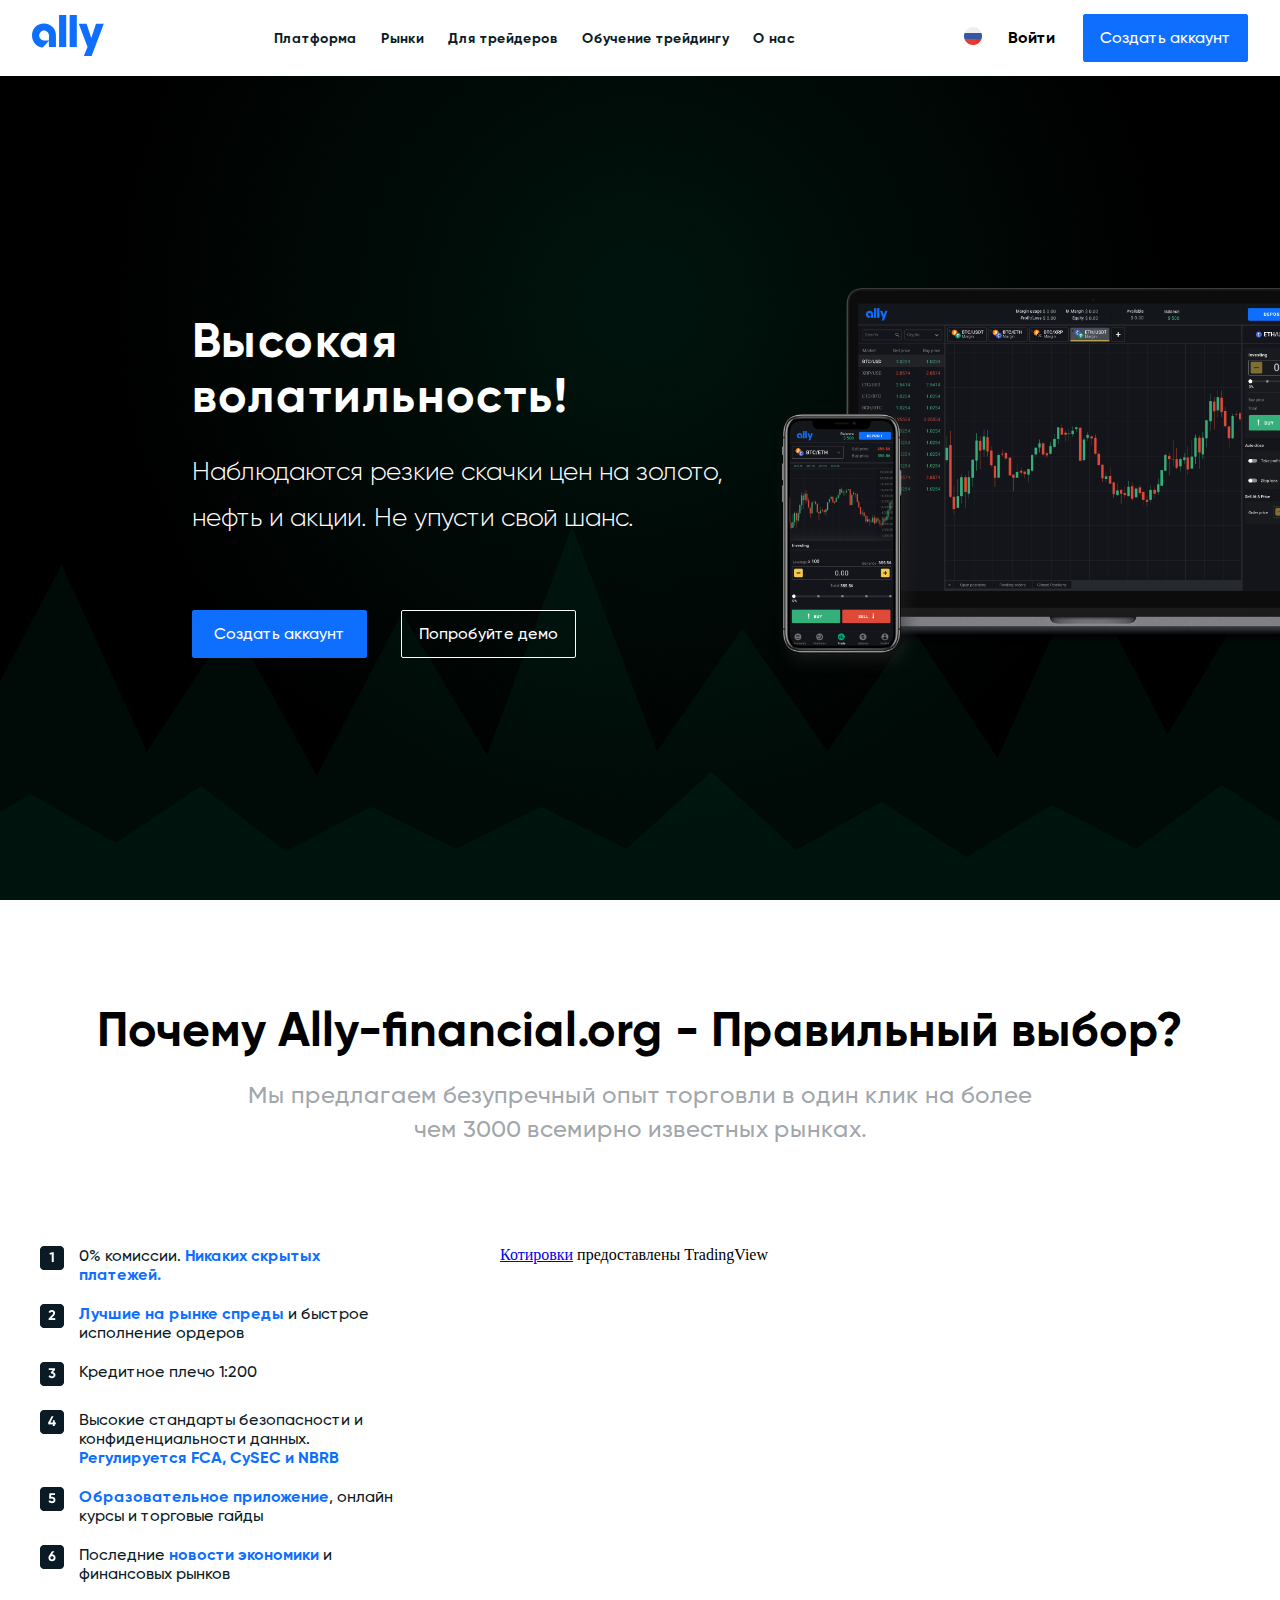
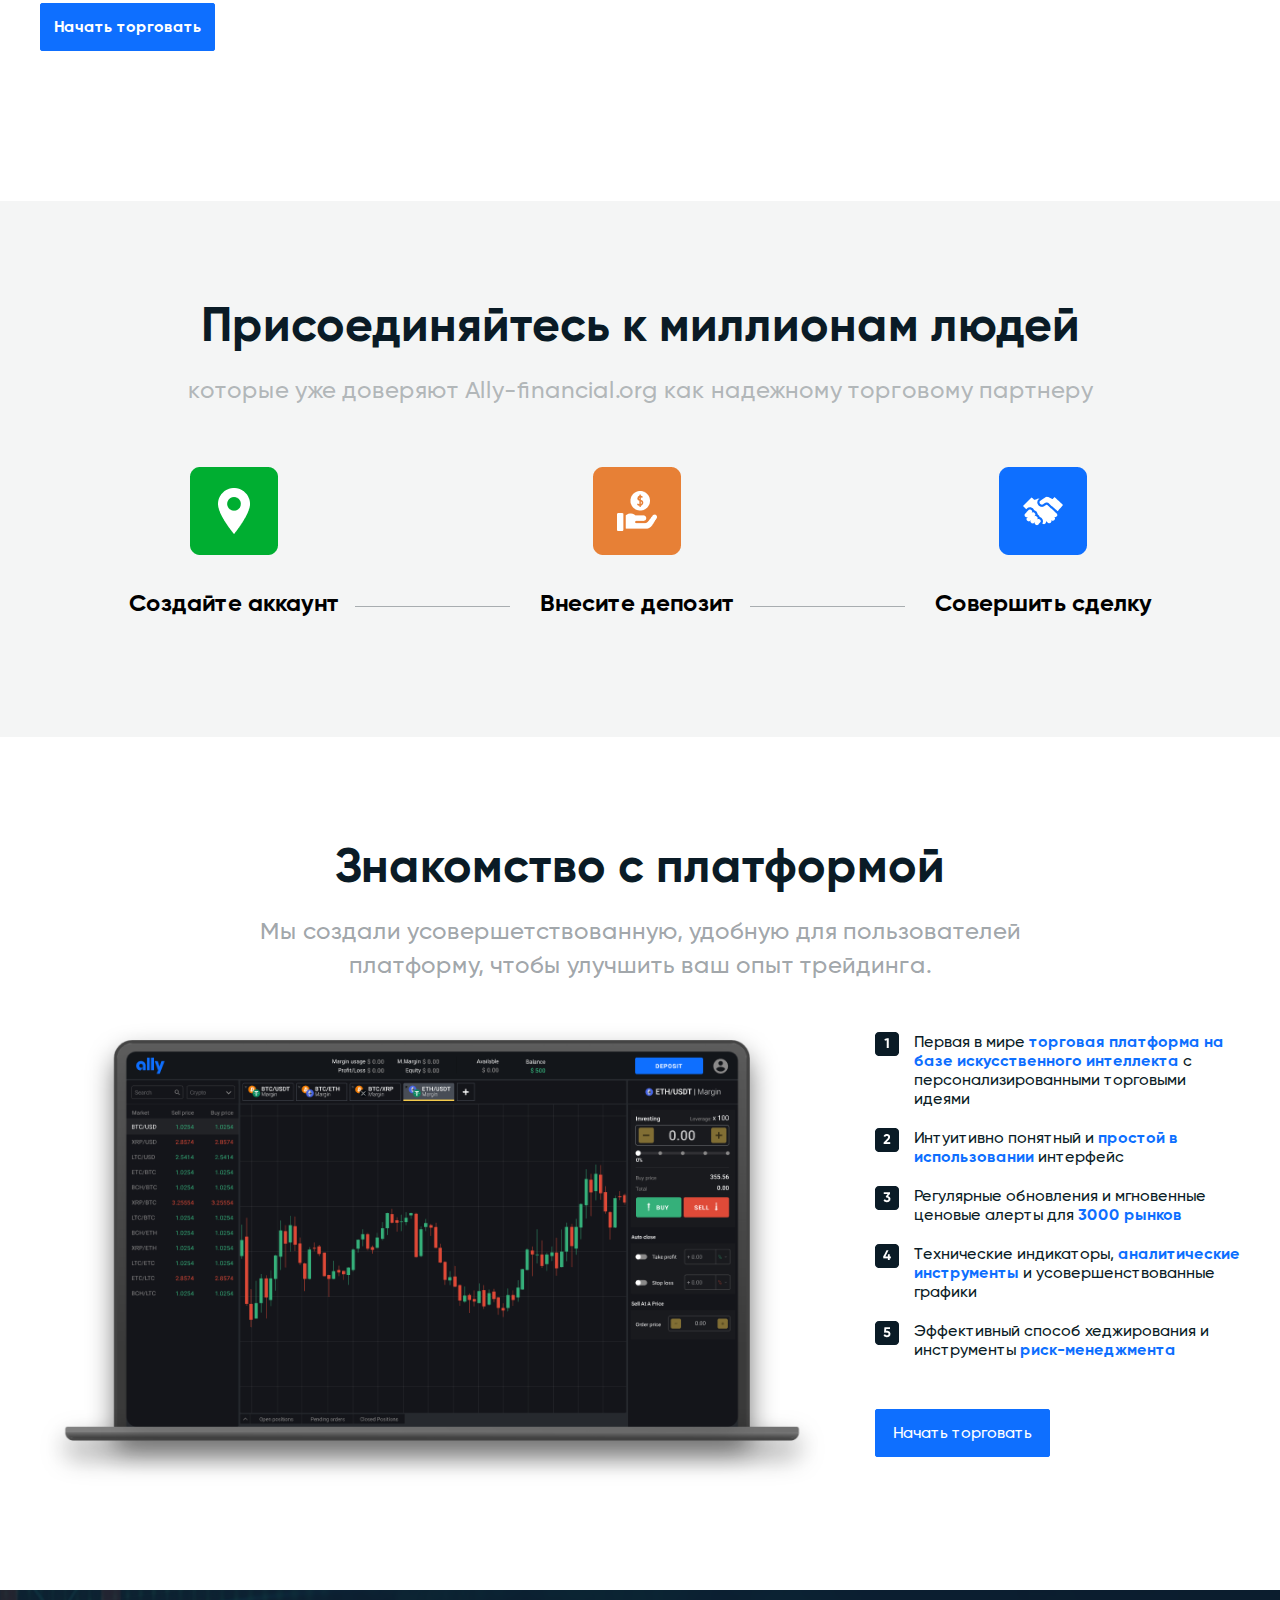
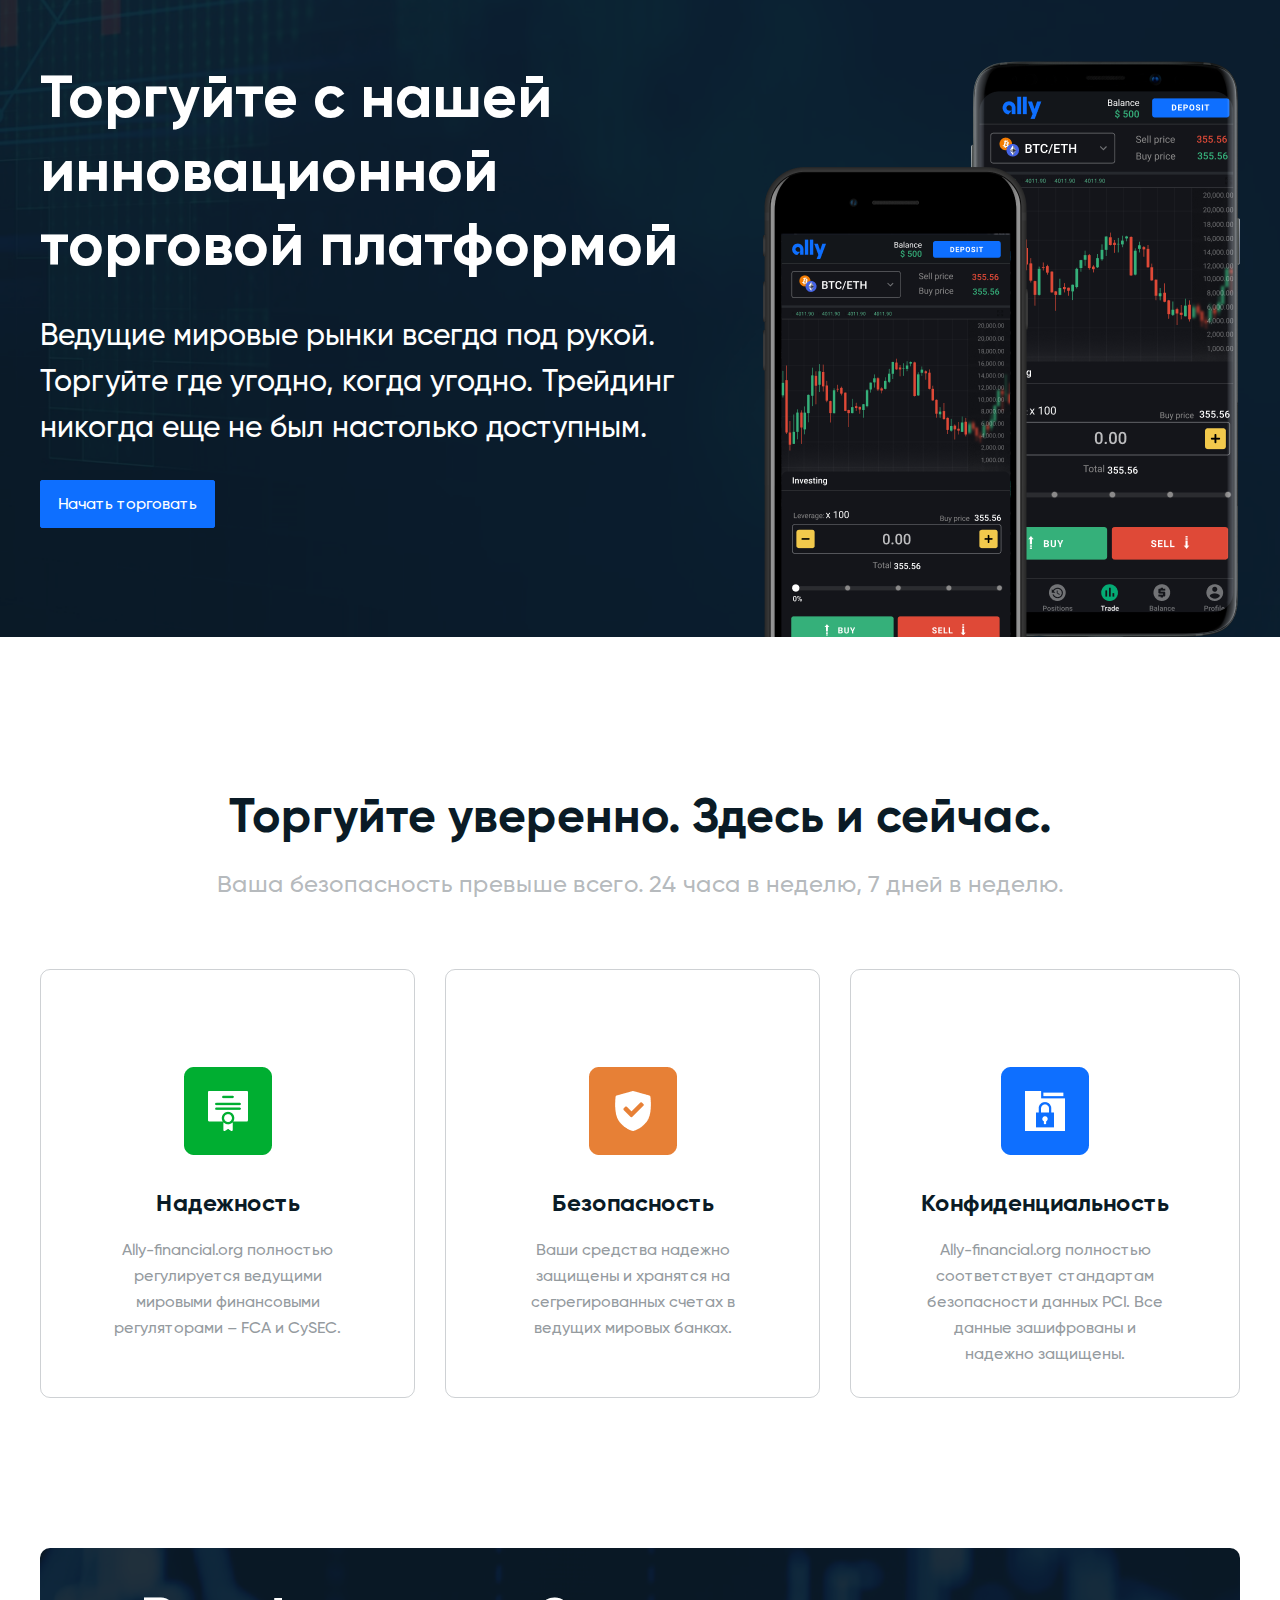
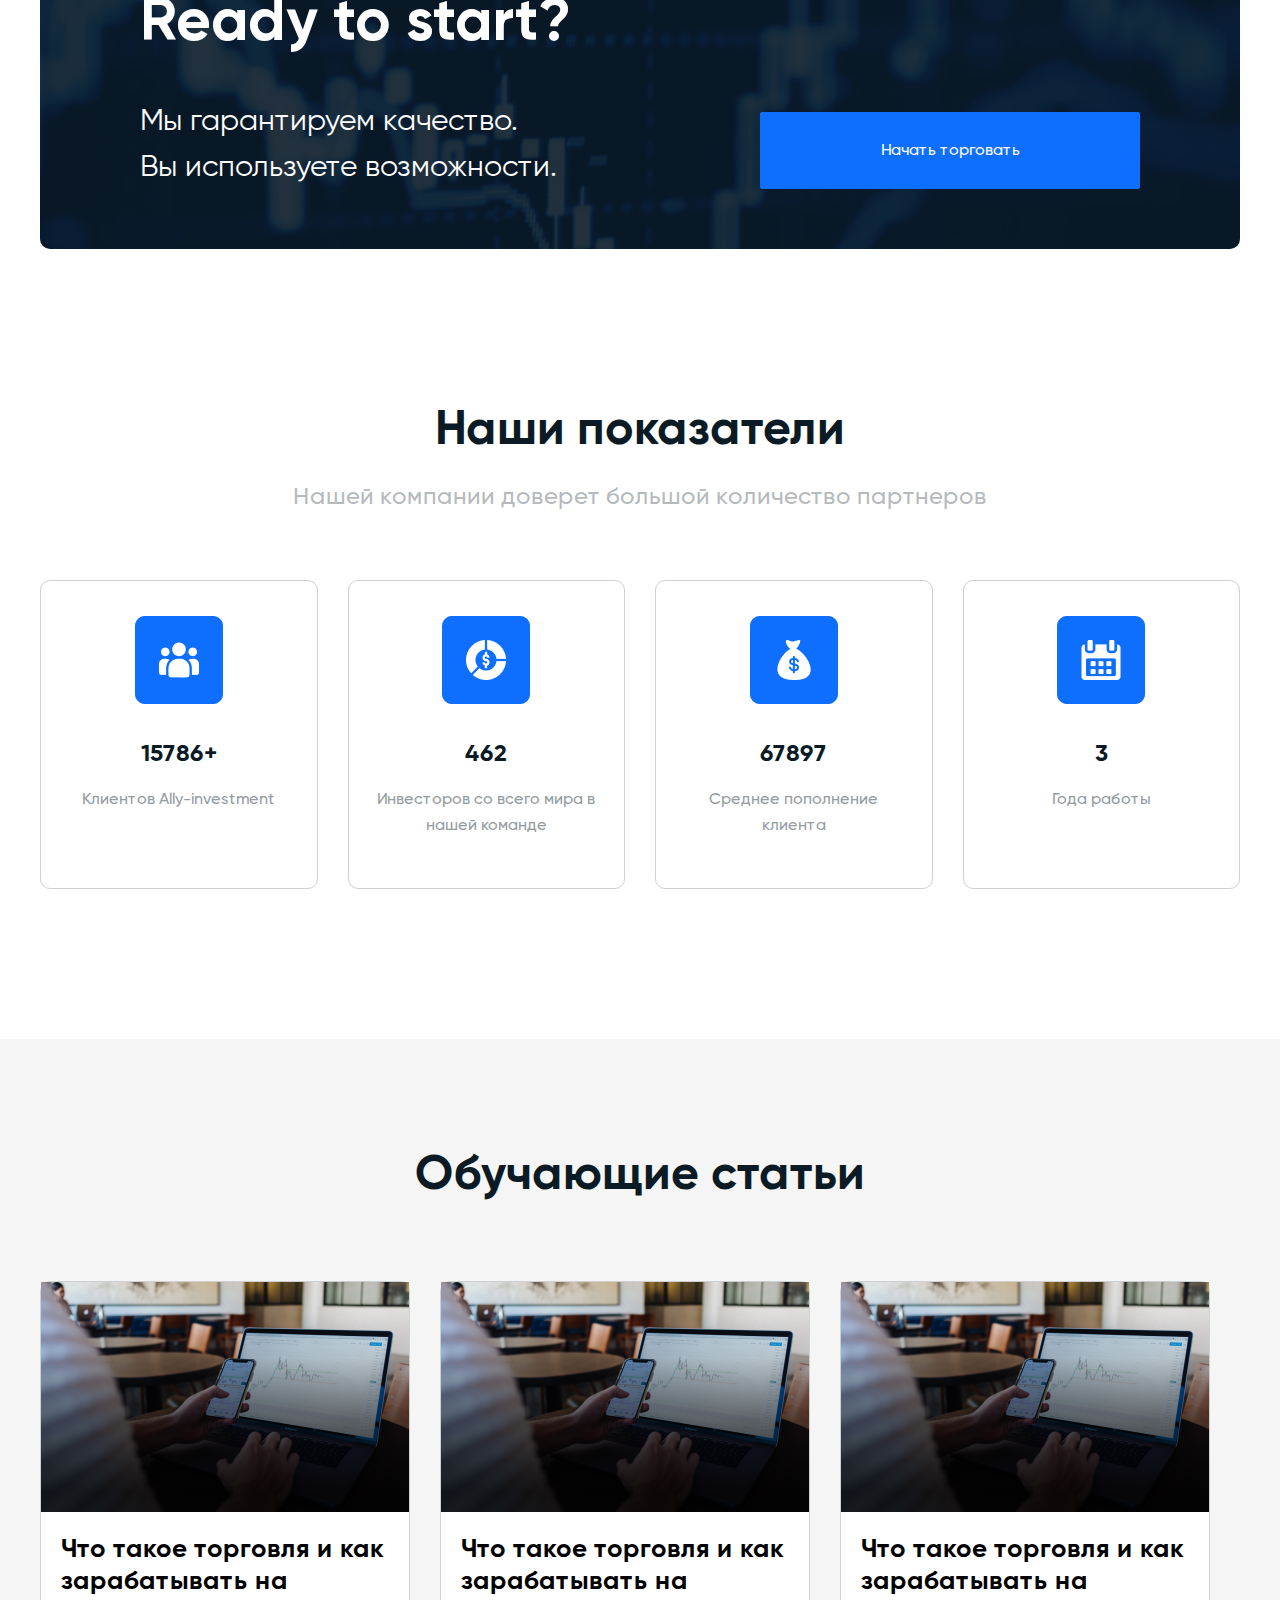
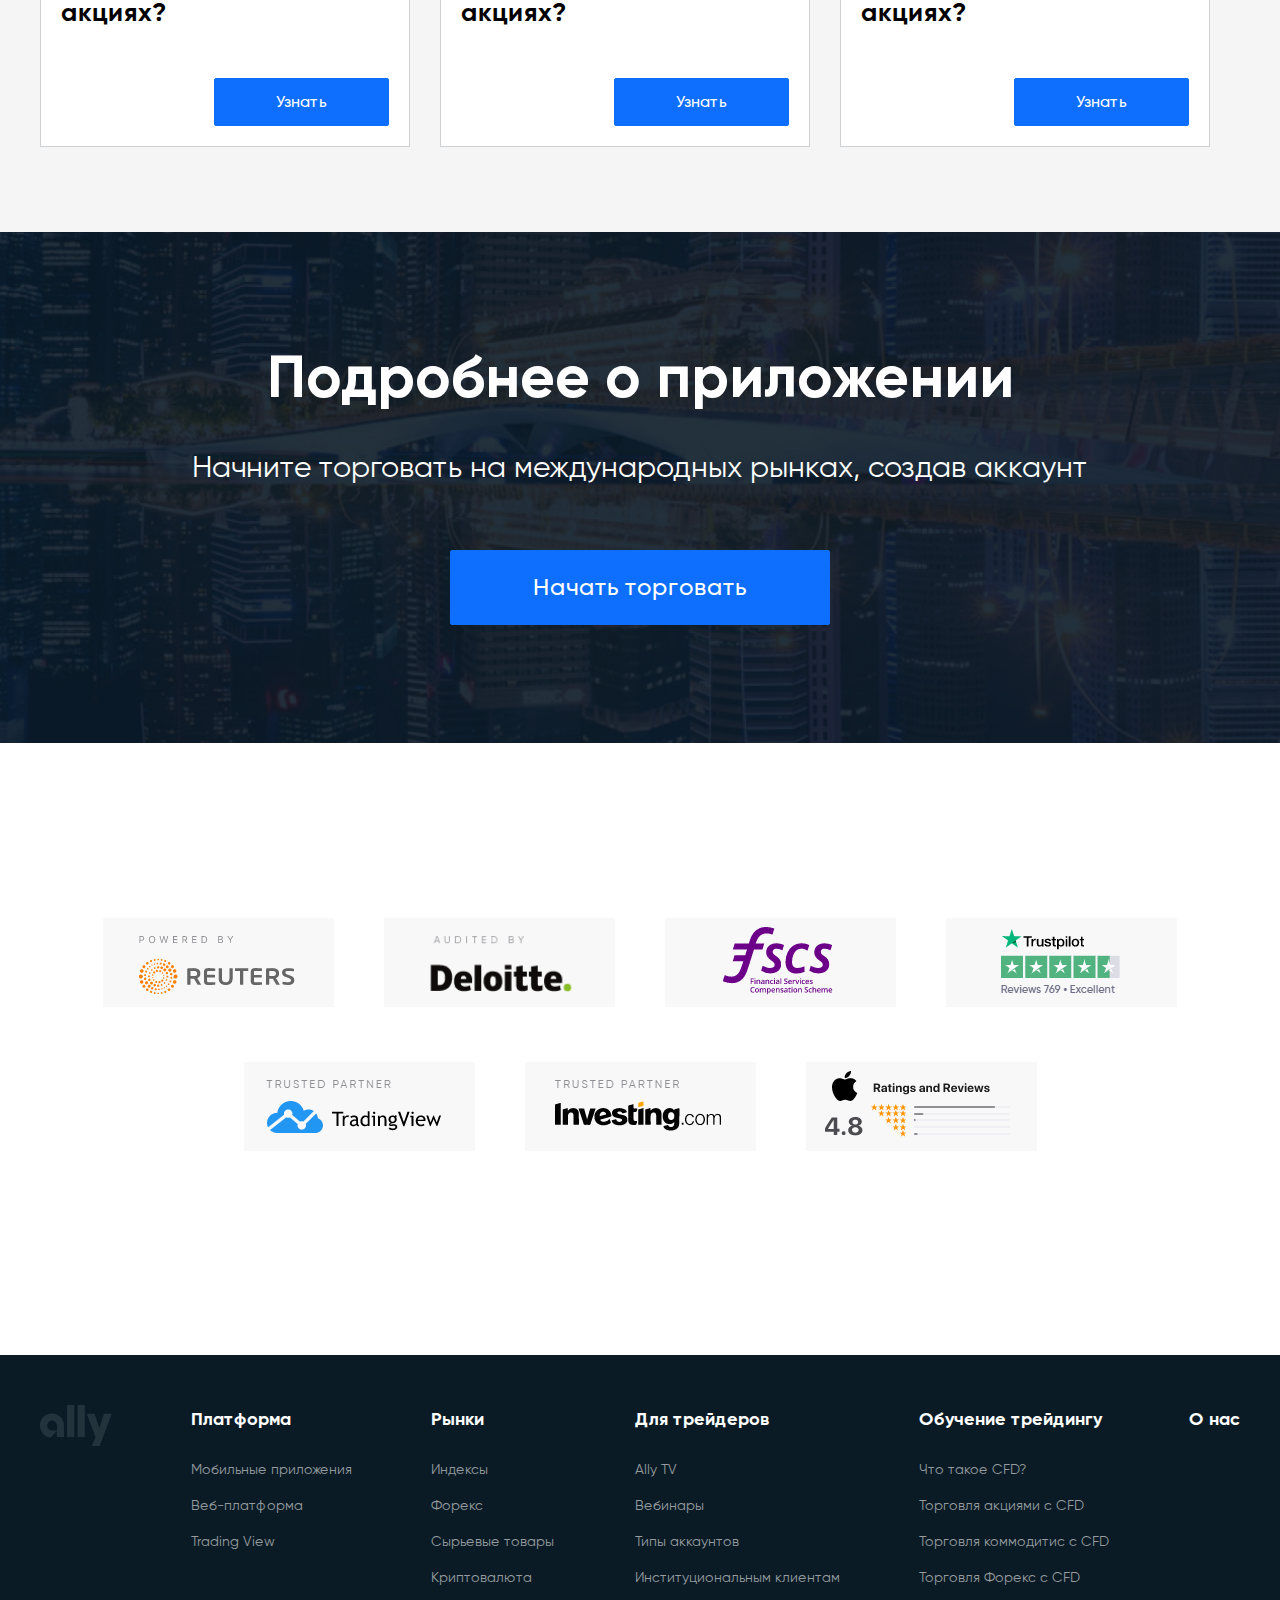
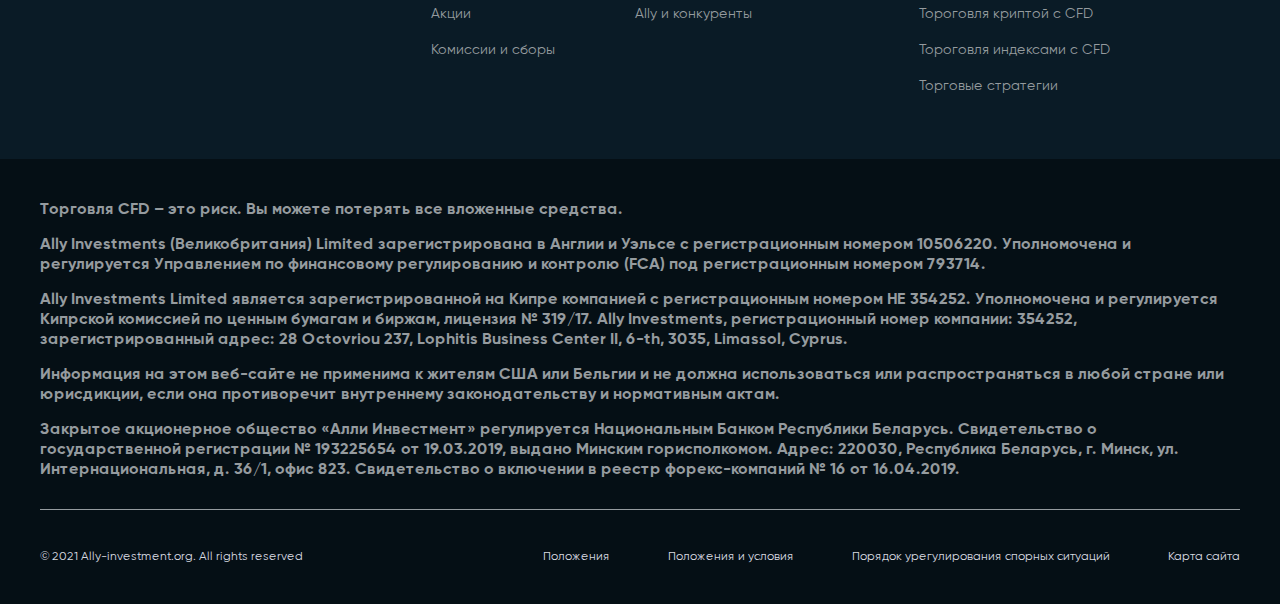
<file: index.html>
<!doctype html>
<html lang="ru">
<head>
    <meta charset="UTF-8">
    <meta name="viewport"
          content="width=device-width, user-scalable=no, initial-scale=1.0, maximum-scale=1.0, minimum-scale=1.0">
    <meta http-equiv="X-UA-Compatible" content="ie=edge">
    <link rel="stylesheet" href="css/normalize.css">
    <link rel="stylesheet" href="css/font-awesome.min.css">
    <link rel="stylesheet" href="css/intlTelInput.min.css">
    <link rel="stylesheet" href="css/style.css">
    <meta name="csrf-token" content="{{ csrf_token() }}">
    <title>
        @section('title')
        @show
    </title>
</head>
<body>
<div class="loader_wrap">
    <div class="lds-ripple">
        <div></div>
        <div></div>
    </div>
</div>
<div class="window-popup-container sign-container">
    <div class="window-popup" style="position: absolute; top: 55px;">
        <div class="sign_wrapper">
            <i class="fa fa-times close"></i>
            <div class="sign-head">
                <ul>
                    <li><a href="#" class="active" data-sign="in">Войти</a></li>
                    <li><a href="#" class="" data-sign="up">Регистрация</a></li>
                </ul>
            </div>
            <div class="sign-body">
                <div class="body-block active" data-sign="in">
                    <form action="" id="login">
                        <div class="errors">

                        </div>
                        <div class="data-field">
                            <input type="email" data-format="Не правильный формат e-mail"
                                   data-empty="Поле e-mail не должно быть пустым!" autocomplete="off" class="form-input"
                                   required id="email">
                            <label class="form-label" for="email">Email</label>
                            <span class="valid"></span>
                        </div>
                        <div class="data-field">
                            <input type="password" autocomplete="new-password" class="form-input" required id="pass">
                            <label class="form-label" for="pass">Пароль</label>
                            <span class="valid"></span>

                        </div>
                        <div class="bot">
                            <button class="btn btn-green login" disabled="disabled">Войти</button>
                            <a href="#" class="forgot">Забыли пароль?</a>
                        </div>

                    </form>
                </div>
                <div class="body-block" data-sign="up">
                    <form action="" id="registration">
                        <div class="errors">

                        </div>
                        <div class="data-field">
                            <input type="text" required class="form-input" data-format="Не правильный формат e-mail"
                                   data-empty="Поле e-mail не должно быть пустым!" autocomplete="off" id="email2"
                                   name="email">
                            <label class="form-label" for="email2">Email</label>
                            <span class="valid"></span>
                        </div>
                        <div class="data-field">
                            <input type="password" data-length="Пароль должен быть 6 или больше символов"
                                   autocomplete="new-password" required class="form-input" id="Password2"
                                   name="password">
                            <label class="form-label" for="Password2">Пароль</label>
                            <span class="valid"></span>
                        </div>
                        <div class="data-field">
                            <input autocomplete="new-password" type="text" required class="form-input" id="phone"
                                   name="phone">
                            <!--                           <label class="form-label" for="phone"></label>-->
                        </div>
                        <div class="data-field">
                            <input autocomplete="off" type="text" required class="form-input" id="fname" name="fname">
                            <label class="form-label" for="fname">Имя</label>
                        </div>
                        <div class="data-field">
                            <input autocomplete="off" type="text" required class="form-input" id="sname" name="sname">
                            <label class="form-label" for="sname">Фамилия</label>
                        </div>
                        <div class="data-field">
                            <input autocomplete="off" type="text" class="form-input-not" id="promocode"
                                   name="promocode">
                            <label class="form-label" for="promocode">Promocode</label>
                        </div>
                        <div class="data-field">
                            <input type="checkbox" id="agree1">
                            <label for="agree" class="agree"><a href="/faq.html">Я согласен с пользовательским
                                соглашением</a></label>

                        </div>
                        <button class="btn btn-green register-btn" disabled="disabled">Зарегистрироваться</button>
                    </form>
                </div>
            </div>
        </div>
    </div>
</div>

<div class="window-popup-container forgot-container">
    <div class="window-popup reset_pass">
        <div class="sign_wrapper">
            <i class="fa fa-times close"></i>

            <div class="sign-head">
                ЗАБЫЛИ ПАРОЛЬ
                <!--                ЗАБЫЛИ ПАРОЛЬ-->
            </div>
            <div class="sign-body">
                <p>Введите ваш email для сброса пароля</p>
                <form id="sendemailform">
                    <div class="data-field">
                        <input autocomplete="off" type="email" required class="form-input" id="email3" name="email">
                        <label class="form-label" for="email3">Email</label>
                    </div>
                    <button class="btn btn-green call-newpass">ОТПРАВИТЬ</button>
                </form>
            </div>
        </div>
    </div>
</div>

<div class="window-popup-container reset_container">
    <div class="window-popup reset_pass">
        <div class="sign_wrapper">
            <i class="fa fa-times close"></i>
            <div class="sign-head">
                СБРОС ПАРОЛЯ
                <!--                <img class="close" src="/assets/site/img/close.png" alt="">-->
            </div>
            <div class="sign-body">
                <form id="resetPasswordForm">
                    <div class="data-field">
                        <input autocomplete="off" type="password" required class="form-input" id="newpass"
                               name="password">
                        <label class="form-label" for="newpass">Новый пароль</label>
                    </div>
                    <div class="data-field">
                        <input autocomplete="off" type="password" required class="form-input" id="newpass2"
                               name="password_confirmation">
                        <label class="form-label" for="newpass2">Подтверждение пароля</label>
                    </div>
                    <button class="btn btn-green">ИЗМЕНИТЬ</button>
                </form>
            </div>
        </div>
    </div>
</div>

<div class="window-popup-container checkEmail-container">
    <div class="window-popup reset_pass check">
        <div class="sign_wrapper">
            <i class="fa fa-times close"></i>
            <div class="sign-head">
                ПРОВЕРЬТЕ СВОЙ АДРЕС ЭЛЕКТРОННОЙ ПОЧТЫ
                <!--                <img class="close" src="/assets/site/img/close.png" alt="">-->
            </div>
            <div class="sign-body">
                <p></p>
            </div>
        </div>
    </div>
</div>

<div class="window-popup-container thank-popup-container">
    <div class="window-popup reset_pass thank-popup">
        <div class="sign_wrapper">
            <i class="fa fa-times close"></i>

            <div class="sign-head">
                <div class="h4 suc">Пароль обновлен</div>
                <div class="h4 rej">Ошибка</div>
            </div>
            <div class="sign-body res_message">
            </div>
        </div>
    </div>
</div>


<div class="first_screen">

    <header>
        <div class="container">
            <div class="head_wrap">
                <div class="logo">
                    <a href="/"><img src="img/logo.svg" alt="Profi100"></a>
                </div>
                    <nav>
                        <ul>
                            <li><a href="/trading.html">Платформа</a></li>
                            <li><a href="#choose">Рынки</a></li>
                            <li><a href="#now">Для трейдеров</a></li>
                            <li><a href="/about.html">Обучение трейдингу</a></li>
                            <li><a href="/faq.html">О нас</a></li>
                        </ul>
                    </nav>
                    <div class="control_panel">
                        <div class="lang">
                            <a href="">
                                <img src="img/rus.png" alt="">
                            </a>
                        </div>
                        <button class="btn btn-login">Войти</button>
                        <button class="btn btn-green btn-register">Создать аккаунт</button>
                    </div>
                <div class="mobile">
                    <i class="fa fa-align-justify" aria-hidden="true"></i>
                </div>
            </div>
        </div>
    </header>
    <section id="main">
        <div class="container">
            <div class="main_content index-main">

                <h1>Высокая волатильность!</h1>
                <p>Наблюдаются резкие скачки цен на золото, нефть и акции. Не упусти свой шанс.</p>

                <button class="btn btn-green btn-register">Создать аккаунт</button>
                <button class="btn btn-dark btn-login">Попробуйте демо</button>
            </div>
            <div class="main_img">
                <img src="img/main-lap.png" alt="">
            </div>
        </div>
        <div class="trading-widget_line">
        <!-- TradingView Widget BEGIN -->
        <div class="tradingview-widget-container">
            <div class="tradingview-widget-container__widget"></div>
            <script type="text/javascript" src="https://s3.tradingview.com/external-embedding/embed-widget-ticker-tape.js" async>
  {
  "symbols": [
    {
      "proName": "FOREXCOM:SPXUSD",
      "title": "S&P 500"
    },
    {
      "proName": "FOREXCOM:NSXUSD",
      "title": "NASDAQ 100"
    },
    {
      "proName": "FX_IDC:EURUSD",
      "title": "EUR/USD"
    },
    {
      "proName": "BITSTAMP:BTCUSD",
      "title": "BTC/USD"
    },
    {
      "proName": "BITSTAMP:ETHUSD",
      "title": "ETH/USD"
    }
  ],
  "showSymbolLogo": false,
  "colorTheme": "dark",
  "isTransparent": true,
  "displayMode": "adaptive",
  "locale": "ru"
}
  </script>
        </div>
        <!-- TradingView Widget END -->
        </div>
    </section>
</div>


<section id="advantages">
    <h3>Почему Ally-financial.org - Правильный выбор?</h3>
    <p class="sub-title">Мы предлагаем безупречный опыт торговли в один клик на более<br/> чем 3000 всемирно известных рынках.</p>
    <div class="container">
        <div class="advantages-wrap">
            <div class="why-choose">
                <div class="why-choose_left">
                    <ul class="digit-list">
                        <li>
                            <div><img src="img/Group%201149.png" alt=""></div>
                            <div>0% комиссии. <span>Никаких скрытых платежей.</span></div>
                        </li>
                        <li>
                            <div><img src="img/Group%201149%20(1).png" alt=""></div>
                                <div> <span>Лучшие на рынке спреды</span> и быстрое исполнение ордеров</div>
                        </li>
                        <li>
                            <div><img src="img/Group%201149%20(2).png" alt=""></div>
                                <div> Кредитное плечо 1:200</div>
                        </li>
                        <li>
                            <div><img src="img/Group%201149%20(3).png" alt=""></div>
                                <div>Высокие стандарты безопасности и конфиденциальности данных. <span>Регулируется FCA, CySEC и NBRB</span></div>
                        </li>
                        <li>
                            <div> <img src="img/Group%201149%20(4).png" alt=""></div>
                                <div> <span>Образовательное приложение</span>, онлайн курсы и торговые гайды</div>
                        </li>
                        <li>
                            <div> <img src="img/Group%201149%20(5).png" alt=""></div>
                                <div> Последние <span>новости экономики</span> и финансовых рынков</div>
                        </li>
                    </ul>
                    <button class="btn btn-green btn-register">Начать торговать</button>
                </div>
                <div class="why-choose_right">
                    <div class="tradingview-widget-container">
                        <div class="tradingview-widget-container__widget"></div>
                        <div class="tradingview-widget-copyright"><a href="https://ru.tradingview.com" rel="noopener" target="_blank"><span class="blue-text">Котировки</span></a> предоставлены TradingView</div>
                        <script type="text/javascript" src="https://s3.tradingview.com/external-embedding/embed-widget-market-quotes.js" async>
                    {
                        "width": "100%",
                        "height": "650",
                        "symbolsGroups": [
                        {
                            "name": "Indices",
                            "originalName": "Indices",
                            "symbols": [
                                {
                                    "name": "FOREXCOM:SPXUSD",
                                    "displayName": "S&P 500"
                                },
                                {
                                    "name": "FOREXCOM:NSXUSD",
                                    "displayName": "Nasdaq 100"
                                },
                                {
                                    "name": "FOREXCOM:DJI",
                                    "displayName": "Dow 30"
                                },
                                {
                                    "name": "INDEX:NKY",
                                    "displayName": "Nikkei 225"
                                },
                                {
                                    "name": "INDEX:DEU30",
                                    "displayName": "DAX Index"
                                },
                                {
                                    "name": "FOREXCOM:UKXGBP",
                                    "displayName": "FTSE 100"
                                }
                            ]
                        },
                        {
                            "name": "Commodities",
                            "originalName": "Commodities",
                            "symbols": [
                                {
                                    "name": "CME_MINI:ES1!",
                                    "displayName": "E-Mini S&P"
                                },
                                {
                                    "name": "CME:6E1!",
                                    "displayName": "Euro"
                                },
                                {
                                    "name": "COMEX:GC1!",
                                    "displayName": "Gold"
                                },
                                {
                                    "name": "NYMEX:CL1!",
                                    "displayName": "Crude Oil"
                                },
                                {
                                    "name": "NYMEX:NG1!",
                                    "displayName": "Natural Gas"
                                },
                                {
                                    "name": "CBOT:ZC1!",
                                    "displayName": "Corn"
                                }
                            ]
                        },
                        {
                            "name": "Bonds",
                            "originalName": "Bonds",
                            "symbols": [
                                {
                                    "name": "CME:GE1!",
                                    "displayName": "Eurodollar"
                                },
                                {
                                    "name": "CBOT:ZB1!",
                                    "displayName": "T-Bond"
                                },
                                {
                                    "name": "CBOT:UB1!",
                                    "displayName": "Ultra T-Bond"
                                },
                                {
                                    "name": "EUREX:FGBL1!",
                                    "displayName": "Euro Bund"
                                },
                                {
                                    "name": "EUREX:FBTP1!",
                                    "displayName": "Euro BTP"
                                },
                                {
                                    "name": "EUREX:FGBM1!",
                                    "displayName": "Euro BOBL"
                                }
                            ]
                        },
                        {
                            "name": "Forex",
                            "originalName": "Forex",
                            "symbols": [
                                {
                                    "name": "FX:EURUSD"
                                },
                                {
                                    "name": "FX:GBPUSD"
                                },
                                {
                                    "name": "FX:USDJPY"
                                },
                                {
                                    "name": "FX:USDCHF"
                                },
                                {
                                    "name": "FX:AUDUSD"
                                },
                                {
                                    "name": "FX:USDCAD"
                                }
                            ]
                        }
                    ],
                        "colorTheme": "light",
                        "isTransparent": false,
                        "locale": "ru"
                    }
                </script>
                    </div>
                </div>
            </div>
        </div>
    </div>
</section>

<section id="come">
    <div class="container">
        <h3>Присоединяйтесь к миллионам людей</h3>
        <p class="sub-title">которые уже доверяют Ally-financial.org как надежному торговому партнеру</p>
        <div class="come-wrap">
            <div class="come-item">
                <img src="img/Group%201174.png" alt="">
                <div class="title">Создайте аккаунт</div>
            </div>
            <div class="come-item">
                <img src="img/Group%201175.png" alt="">
                <div class="title">Внесите депозит</div>
            </div>
            <div class="come-item">
                <img src="img/Group%201176.png" alt="">
                <div class="title">Совершить сделку</div>
            </div>
        </div>
    </div>
</section>

<section id="welcome-platform">
    <div class="container">
        <h3>Знакомство с платформой</h3>
        <p class="sub-title">Мы создали усовершетствованную, удобную для пользователей<br/> платформу, чтобы улучшить ваш опыт трейдинга.</p>
        <div class="welcome_wrap">
            <div class="welcome_desc">
                <img src="img/desc.png" alt="">
            </div>
            <div class="welcome_info">
                <ul class="digit-list">
                    <li>
                        <div><img src="img/Group%201149.png" alt=""></div>
                        <div>Первая в мире <span>торговая платформа на базе искусственного интеллекта</span> с персонализированными торговыми идеями</div>
                    </li>
                    <li>
                        <div><img src="img/Group%201149%20(1).png" alt=""></div>
                        <div>Интуитивно понятный и <span>простой в использовании</span> интерфейс</div>
                    </li>
                    <li>
                        <div><img src="img/Group%201149%20(2).png" alt=""></div>
                        <div>Регулярные обновления и мгновенные ценовые алерты для <span>3000 рынков</span></div>
                    </li>
                    <li>
                        <div><img src="img/Group%201149%20(3).png" alt=""></div>
                        <div>Технические индикаторы, <span>аналитические инструменты</span> и усовершенствованные графики</div>
                    </li>
                    <li>
                        <div> <img src="img/Group%201149%20(4).png" alt=""></div>
                        <div>Эффективный способ хеджирования и инструменты <span>риск-менеджмента</span></div>
                    </li>
                </ul>
                <button class="btn btn-green btn-register">Начать торговать</button>
            </div>
        </div>
    </div>
</section>

<section id="our_platform">
    <div class="container">
        <div class="our_platform-info">
            <h3>Торгуйте с нашей инновационной торговой платформой</h3>
            <p>Ведущие мировые рынки всегда под рукой. Торгуйте где угодно, когда угодно. Трейдинг никогда еще не был настолько доступным.</p>
            <button class="btn btn-green btn-register">Начать торговать</button>
        </div>
        <div class="our_platform-img">
            <img src="img/our-mob.png" alt="">
        </div>
    </div>
</section>

<section id="confidently">
    <div class="container">
        <h3>Торгуйте уверенно. Здесь и сейчас.</h3>
        <div class="sub-title">Ваша безопасность превыше всего. 24 часа в неделю, 7 дней в неделю.</div>
        <div class="confidently-wrap">
            <div class="confidently-item">
                <div class="confidently-item_img">
                    <img src="img/Group%201178.png" alt="">
                </div>
                <div class="confidently-item_title">Надежность</div>
                <div class="confidently-item_info">Ally-financial.org полностью регулируется ведущими мировыми финансовыми регуляторами – FCA и CySEC.</div>
            </div>
            <div class="confidently-item">
                <div class="confidently-item_img">
                    <img src="img/Group%201179.png" alt="">
                </div>
                <div class="confidently-item_title">Безопасность</div>
                <div class="confidently-item_info">Ваши средства надежно защищены и хранятся на сегрегированных счетах в ведущих мировых банках.</div>
            </div>
            <div class="confidently-item">
                <div class="confidently-item_img">
                    <img src="img/Group%201180.png" alt="">
                </div>
                <div class="confidently-item_title">Конфиденциальность</div>
                <div class="confidently-item_info">Ally-financial.org полностью соответствует стандартам безопасности данных PCI. Все данные зашифрованы и надежно защищены.</div>
            </div>
        </div>
    </div>
</section>

<section id="ready_start">
    <div class="container">
        <div class="ready">
            <div class="ready-info">
                <h3>Ready to start?</h3>
                <p>Мы гарантируем качество.<br/> Вы используете возможности.</p>
            </div>
                <button class="btn btn-green btn-register">Начать торговать</button>
        </div>
    </div>
</section>


<section id="our_statistic">
    <div class="container">
        <h3>Наши показатели</h3>
        <div class="sub-title">Нашей компании доверет большой количество партнеров</div>
        <div class="confidently-wrap">
            <div class="confidently-item">
                <div class="confidently-item_img">
                    <img src="img/stat%20(4).png" alt="">
                </div>
                <div class="confidently-item_title">15786+</div>
                <div class="confidently-item_info">Клиентов Ally-investment</div>
            </div>
            <div class="confidently-item">
                <div class="confidently-item_img">
                    <img src="img/stat%20(3).png" alt="">
                </div>
                <div class="confidently-item_title">462</div>
                <div class="confidently-item_info">Инвесторов со всего мира в нашей команде</div>
            </div>
            <div class="confidently-item">
                <div class="confidently-item_img">
                    <img src="img/stat%20(2).png" alt="">
                </div>
                <div class="confidently-item_title">67897</div>
                <div class="confidently-item_info">Среднее пополнение клиента</div>
            </div>
            <div class="confidently-item">
                <div class="confidently-item_img">
                    <img src="img/stat%20(1).png" alt="">
                </div>
                <div class="confidently-item_title">3</div>
                <div class="confidently-item_info">Года работы</div>
            </div>
        </div>
    </div>
</section>


<section id="articles">
    <div class="container">
        <h3>Обучающие статьи</h3>
        <div class="articles_wrap">
            <div class="article">
                <div class="article-img"></div>
                <div class="article-info">
                    <div class="article-title">Что такое торговля и как зарабатывать на акциях?</div>
                    <a href="#" class="btn btn-green btn-register">Узнать</a>
                </div>
            </div>
            <div class="article">
                <div class="article-img"></div>
                <div class="article-info">
                    <div class="article-title">Что такое торговля и как зарабатывать на акциях?</div>
                    <a href="#" class="btn btn-green btn-register">Узнать</a>
                </div>
            </div>
            <div class="article">
                <div class="article-img"></div>
                <div class="article-info">
                    <div class="article-title">Что такое торговля и как зарабатывать на акциях?</div>
                    <a href="#" class="btn btn-green btn-register">Узнать</a>
                </div>
            </div>
        </div>
    </div>
</section>

<section id="learn-more">
    <div class="container">
        <h3>Подробнее о приложении</h3>
        <p class="sub-title">Начните торговать на международных рынках, создав аккаунт</p>
        <button class="btn btn-green btn-register">Начать торговать</button>
    </div>
</section>


<div id="companies">
    <div class="container">
        <div class="companies-wrap">
            <div class="comp-img">
                <img src="img/image%2015.png" alt="">
            </div>
            <div class="comp-img">
                <img src="img/image%2016.png" alt="">
            </div>
            <div class="comp-img">
                <img src="img/image%2017.png" alt="">
            </div>
            <div class="comp-img">
                <img src="img/image%2018.png" alt="">
            </div>
        </div>
        <div class="companies-wrap justify-center">
            <div class="comp-img">
                <img src="img/image%2019.png" alt="">
            </div>
            <div class="comp-img">
                <img src="img/image%2020.png" alt="">
            </div>
            <div class="comp-img">
                <img src="img/image%2021.png" alt="">
            </div>
        </div>
    </div>
</div>

<footer>
    <div class="pre_foot">
        <div class="container">
            <div class="pre_foot-wrap">
                <div class="logo">
                    <a href="/">
                        <img src="img/logo_dark.svg" alt="">
                    </a>
                </div>
                <ul>
                    <li><a href="" class="title">Платформа</a></li>
                    <li><a href="">Мобильные приложения</a></li>
                    <li><a href="">Веб-платформа</a></li>
                    <li><a href="">Trading View</a></li>
                </ul>
                <ul>
                    <li><a href="" class="title">Рынки</a></li>
                    <li><a href="">Индексы</a></li>
                    <li><a href="">Форекс</a></li>
                    <li><a href="">Сырьевые товары</a></li>
                    <li><a href="">Криптовалюта</a></li>
                    <li><a href="">Акции</a></li>
                    <li><a href="">Комиссии и сборы</a></li>
                </ul>
                <ul>
                    <li><a href="" class="title">Для трейдеров</a></li>
                    <li><a href="">Ally TV</a></li>
                    <li><a href="">Вебинары</a></li>
                    <li><a href="">Типы аккаунтов</a></li>
                    <li><a href="">Институциональным клиентам</a></li>
                    <li><a href="">Ally и конкуренты</a></li>
                </ul>
                <ul>
                    <li><a href="" class="title">Обучение трейдингу</a></li>
                    <li><a href="">Что такое CFD?</a></li>
                    <li><a href="">Торговля акциями с CFD</a></li>
                    <li><a href="">Торговля коммодитис с CFD</a></li>
                    <li><a href="">Торговля Форекс с CFD</a></li>
                    <li><a href="">Тороговля криптой с CFD</a></li>
                    <li><a href="">Тороговля индексами с CFD</a></li>
                    <li><a href="">Торговые стратегии</a></li>
                </ul>
                <ul>
                    <li><a href="" class="title">О нас</a></li>
                    <li><a href=""></a></li>
                    <li><a href=""></a></li>
                </ul>
            </div>
        </div>
    </div>
    <div class="foot-boot">
        <div class="container">
            <div class="foot-info">
                <p>Торговля CFD – это риск. Вы можете потерять все вложенные средства.




                <p>                    Ally Investments (Великобритания) Limited зарегистрирована в Англии и Уэльсе с регистрационным номером 10506220. Уполномочена и регулируется Управлением по финансовому регулированию и контролю (FCA) под регистрационным номером 793714.
                </p>
                <p>    Ally Investments Limited является зарегистрированной на Кипре компанией с регистрационным номером HE 354252. Уполномочена и регулируется Кипрской комиссией по ценным бумагам и биржам, лицензия № 319/17. Ally Investments, регистрационный номер компании: 354252, зарегистрированный адрес: 28 Octovriou 237, Lophitis Business Center II, 6-th, 3035, Limassol, Cyprus.
                </p>
                <p>Информация на этом веб-сайте не применима к жителям США или Бельгии и не должна использоваться или распространяться в любой стране или юрисдикции, если она противоречит внутреннему законодательству и нормативным актам.
                </p>
                <p>    Закрытое акционерное общество «Алли Инвестмент» регулируется Национальным Банком Республики Беларусь. Свидетельство о государственной регистрации № 193225654 от 19.03.2019, выдано Минским горисполкомом. Адрес: 220030, Республика Беларусь, г. Минск, ул. Интернациональная, д. 36/1, офис 823. Свидетельство о включении в реестр форекс-компаний № 16 от 16.04.2019.</p>
                </p>
            </div>
            <div class="foot-line">
                <div class="policy">
                    © 2021 Ally-investment.org. All rights reserved
                </div>
                <div class="policy-list">
                    <a href="">Положения</a>
                    <a href="">Положения и условия</a>
                    <a href="">Порядок урегулирования спорных ситуаций
                    </a>
                    <a href="">Карта сайта</a>
                </div>
            </div>
        </div>
    </div>
</footer>




<script src="js/jquery-3.5.1.min.js"></script>
<script src="js/intlTelInput.js"></script>
<script>
    var input = document.querySelector("#phone");
    window.intlTelInput(input, {
        // allowDropdown: false,
        // autoHideDialCode: false,
//         autoPlaceholder: "on",
//         nationalMode: true,
        // dropdownContainer: document.body,
        // excludeCountries: ["us"],
        // formatOnDisplay: false,
        // geoIpLookup: function(callback) {
        //   $.get("http://ipinfo.io", function() {}, "jsonp").always(function(resp) {
        //     var countryCode = (resp && resp.country) ? resp.country : "";
        //     callback(countryCode);
        //   });
        // },
        // hiddenInput: "full_number",
        // initialCountry: "auto",
        // geoIpLookup: function(callback) {
        //     $.get('https://ipinfo.io', function() {}, "jsonp").always(function(resp) {
        //         var countryCode = (resp && resp.country) ? resp.country : "";
        //         callback(countryCode);
        //     });
        // },
        // localizedCountries: { 'de': 'Deutschland' },
        // nationalMode: false,
        // onlyCountries: ['us', 'gb', 'ch', 'ca', 'do'],
        // placeholderNumberType: "MOBILE",
        // preferredCountries: ['cn', 'jp'],
        // separateDialCode: true,
        separateDialCode: true,
        utilsScript: "js/utils.js",
    });

</script>
<script src="js/jquery.spincrement.min.js"></script>

<script>
    function countup(className) {
        var countBlockTop = $("." + className).offset().top;
        var windowHeight = window.innerHeight;
        var show = true;

        $(window).scroll(function () {
            if (show && (countBlockTop < $(window).scrollTop() + windowHeight)) {
                show = false;

                $('.' + className).spincrement({
                    from: 1,
                    duration: 2500,
                });
            }
        })
    }


    $(function () {
        countup("counter", $(".counter").text());
        // countup("count2", $(".count2").text());
    });

</script>

<script src="js/common.js"></script>


</body>
</html>
</file>
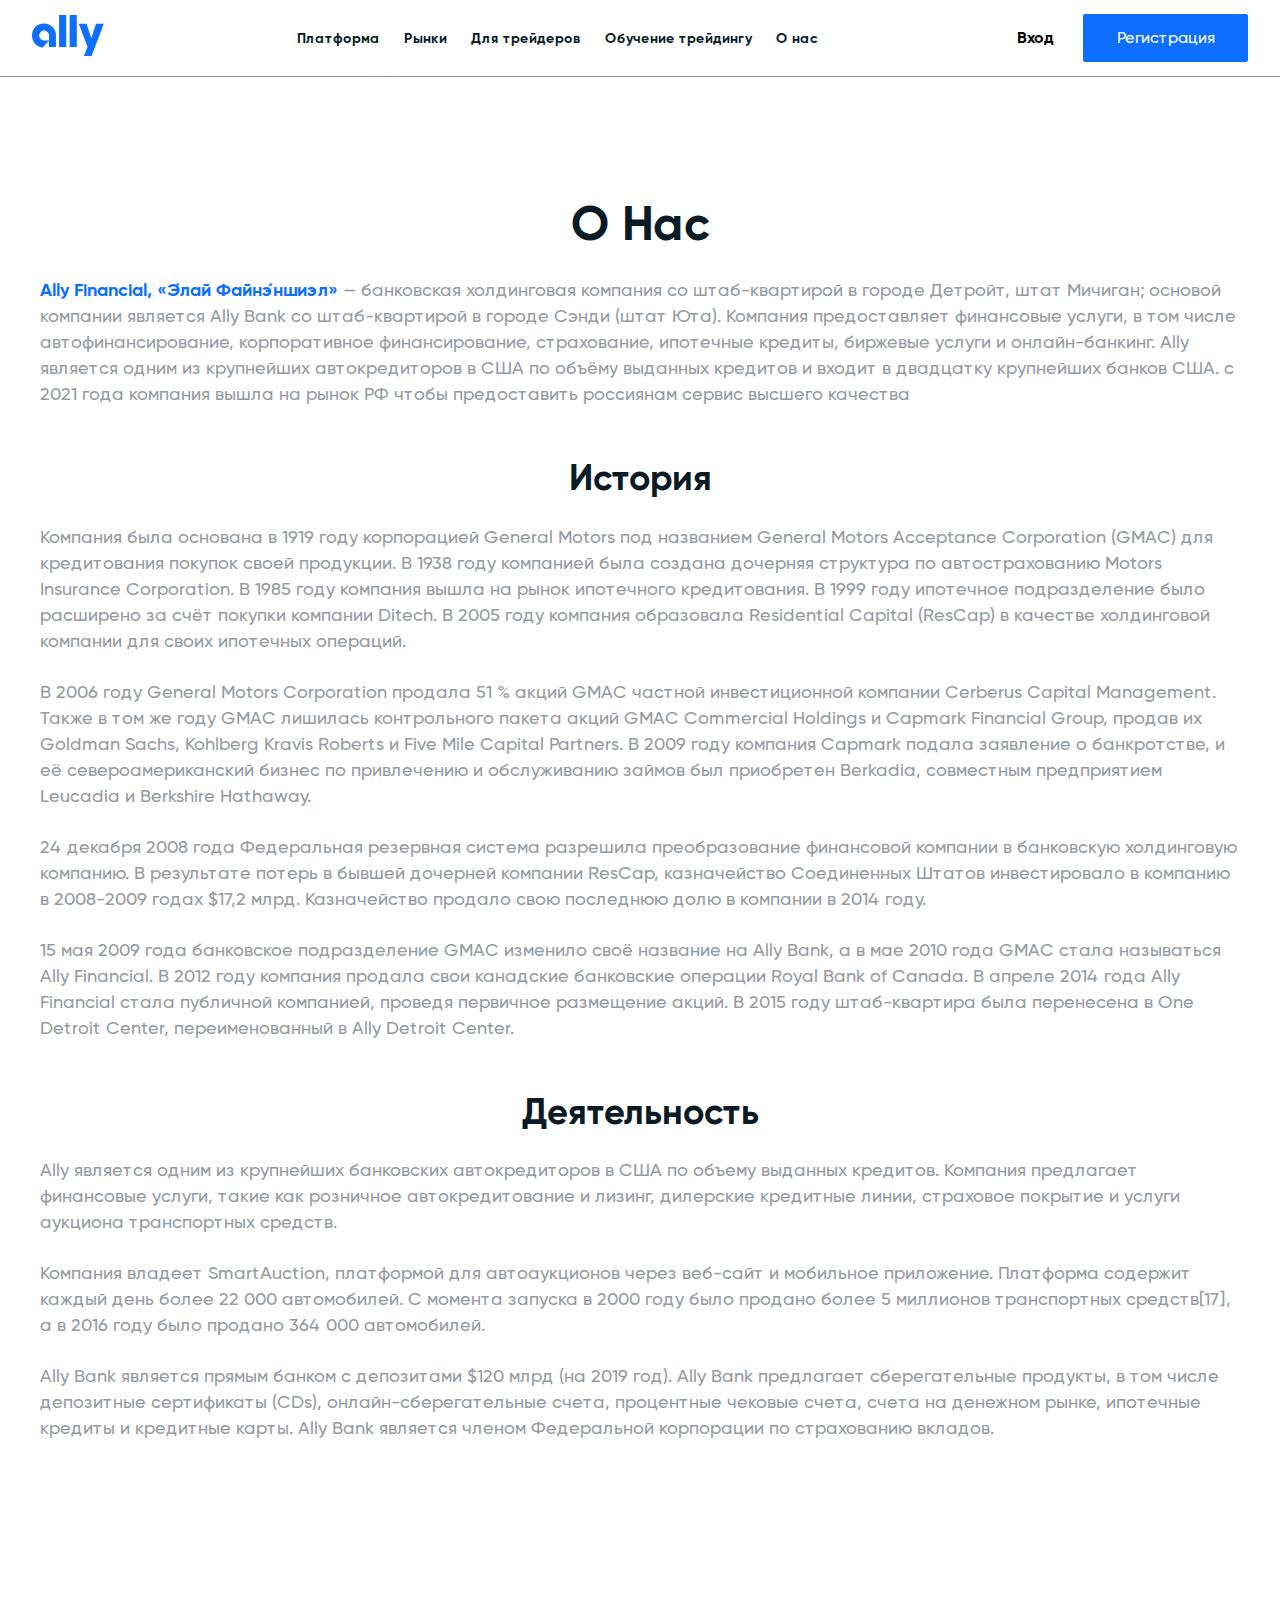
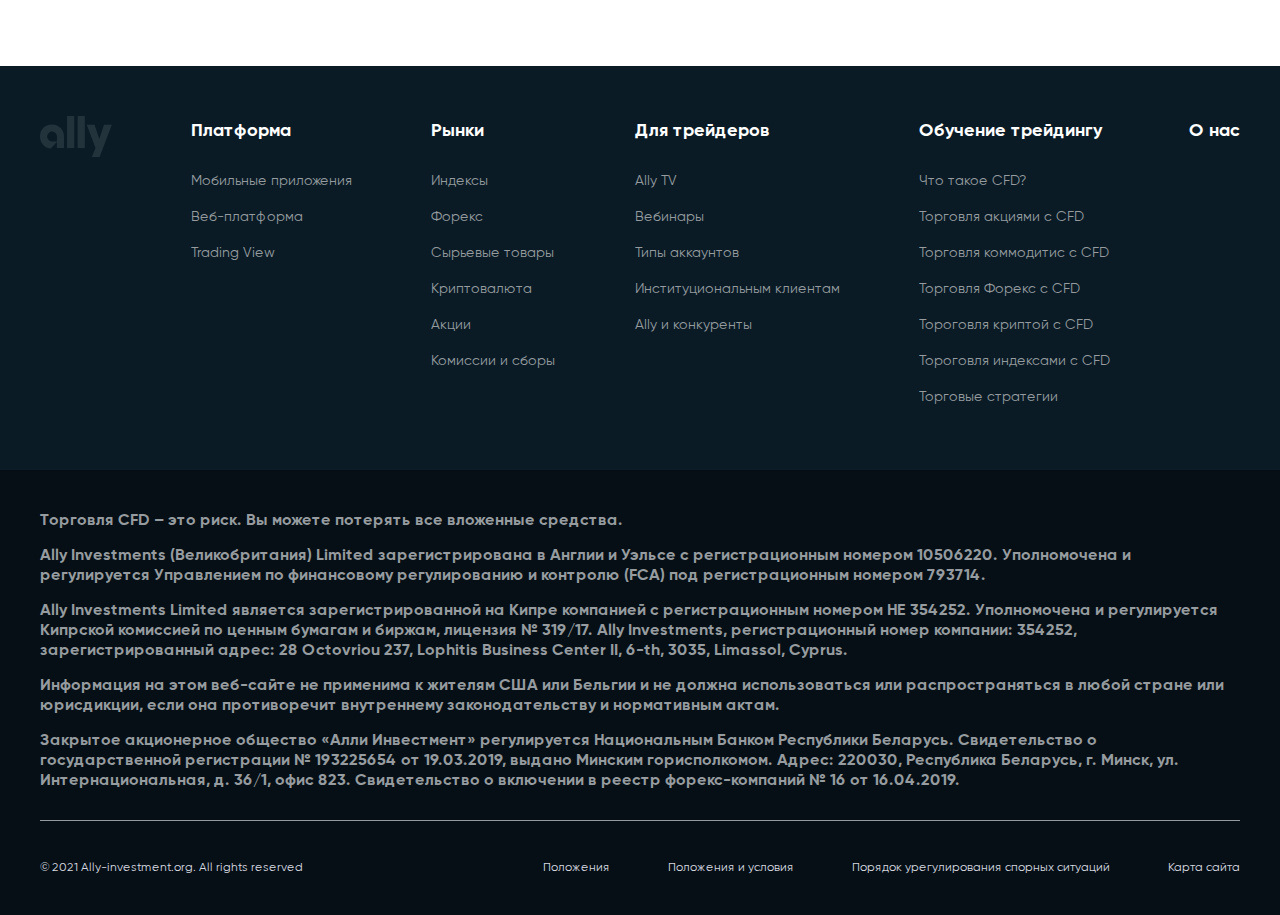
<file: about.html>
<!doctype html>
<html lang="ru">
<head>
    <meta charset="UTF-8">
    <meta name="viewport"
          content="width=device-width, user-scalable=no, initial-scale=1.0, maximum-scale=1.0, minimum-scale=1.0">
    <meta http-equiv="X-UA-Compatible" content="ie=edge">
    <link rel="stylesheet" href="css/normalize.css">
    <link rel="stylesheet" href="css/font-awesome.min.css">
    <link rel="stylesheet" href="css/intlTelInput.min.css">
    <link rel="stylesheet" href="css/style.css">
    <title>100Profi</title>
</head>
<body>
<div class="window-popup-container sign-container">
    <div class="window-popup" style="position: absolute; top: 55px;">
        <div class="sign_wrapper">
            <i class="fa fa-times close"></i>
            <div class="sign-head">
                <ul>
                    <li><a href="#" class="active" data-sign="in">Войти</a></li>
                    <li><a href="#" class="" data-sign="up">Регистрация</a></li>
                </ul>
            </div>
            <div class="sign-body">
                <div class="body-block active" data-sign="in">
                    <form action="" id="login">
                        <div class="errors">

                        </div>
                        <div class="data-field">
                            <input type="email" data-format="Не правильный формат e-mail" data-empty="Поле e-mail не должно быть пустым!" autocomplete="off" class="form-input" required id="email">
                            <label class="form-label" for="email">Email</label>
                            <span class="valid"></span>
                        </div>
                        <div class="data-field">
                            <input type="password" autocomplete="new-password" class="form-input" required id="pass">
                            <label class="form-label" for="pass">Пароль</label>
                            <span class="valid"></span>

                        </div>
                        <div class="bot">
                            <button class="btn btn-green login" disabled="disabled">Войти</button>
                            <a href="#" class="forgot">Забыли пароль?</a>
                        </div>

                    </form>
                </div>
                <div class="body-block" data-sign="up">
                    <form action="" id="registration">
                        <div class="errors">

                        </div>
                        <div class="data-field">
                            <input type="text" required class="form-input" data-format="Не правильный формат e-mail"
                                   data-empty="Поле e-mail не должно быть пустым!" autocomplete="off" id="email2" name="email">
                            <label class="form-label" for="email2">Email</label>
                            <span class="valid"></span>
                        </div>
                        <div class="data-field">
                            <input type="password" data-length="Пароль должен быть 6 или больше символов"
                                   autocomplete="new-password" required class="form-input" id="Password2" name="password">
                            <label class="form-label" for="Password2">Пароль</label>
                            <span class="valid"></span>
                        </div>
                        <div class="data-field">
                            <input autocomplete="new-password" type="text" required class="form-input" id="phone" name="phone">
<!--                           <label class="form-label" for="phone"></label>-->
                        </div>
                        <div class="data-field">
                            <input autocomplete="off" type="text" required class="form-input" id="fname" name="fname">
                            <label class="form-label" for="fname">Имя</label>
                        </div>
                        <div class="data-field">
                            <input autocomplete="off" type="text" required class="form-input" id="sname" name="sname">
                            <label class="form-label" for="sname">Фамилия</label>
                        </div>
                        <div class="data-field">
                            <input autocomplete="off" type="text" class="form-input-not" id="promocode" name="promocode">
                            <label class="form-label" for="promocode">Promocode</label>
                        </div>
                        <div class="data-field">
                            <input type="checkbox" id="agree">
                            <label for="agree" class="agree">Я  согласен с пользовательским соглашением</label>
                        </div>
                        <button class="btn btn-green register-btn" disabled="disabled">Зарегистрироваться</button>
                    </form>
                </div>
            </div>
        </div>
    </div>
</div>

<div class="window-popup-container forgot-container">
    <div class="window-popup reset_pass">
        <div class="sign_wrapper">
            <i class="fa fa-times close"></i>

            <div class="sign-head">
                ЗАБЫЛИ ПАРОЛЬ
<!--                ЗАБЫЛИ ПАРОЛЬ-->
            </div>
            <div class="sign-body">
                <p>Введите ваш email для сброса пароля</p>
                <form id="sendemailform">
                    <div class="data-field">
                        <input autocomplete="off" type="email" required class="form-input" id="email3" name="email">
                        <label class="form-label" for="email3">Email</label>
                    </div>
                    <button class="btn btn-green call-newpass">ОТПРАВИТЬ</button>
                </form>
            </div>
        </div>
    </div>
</div>

<div class="window-popup-container reset_container">
    <div class="window-popup reset_pass">
        <div class="sign_wrapper">
            <i class="fa fa-times close"></i>
            <div class="sign-head">
                СБРОС ПАРОЛЯ
<!--                <img class="close" src="/assets/site/img/close.png" alt="">-->
            </div>
            <div class="sign-body">
                <form id="resetPasswordForm">
                    <div class="data-field">
                        <input autocomplete="off" type="password" required class="form-input" id="newpass" name="password">
                        <label class="form-label" for="newpass">Новый пароль</label>
                    </div>
                    <div class="data-field">
                        <input autocomplete="off" type="password" required class="form-input" id="newpass2" name="password_confirmation">
                        <label class="form-label" for="newpass2">Подтверждение пароля</label>
                    </div>
                    <button class="btn btn-green">ИЗМЕНИТЬ</button>
                </form>
            </div>
        </div>
    </div>
</div>

<div class="window-popup-container checkEmail-container">
    <div class="window-popup reset_pass check">
        <div class="sign_wrapper">
            <i class="fa fa-times close"></i>
            <div class="sign-head">
                ПРОВЕРЬТЕ СВОЙ АДРЕС ЭЛЕКТРОННОЙ ПОЧТЫ
<!--                <img class="close" src="/assets/site/img/close.png" alt="">-->
            </div>
            <div class="sign-body">
                <p></p>
            </div>
        </div>
    </div>
</div>

<div class="window-popup-container thank-popup-container">
    <div class="window-popup reset_pass thank-popup">
        <div class="sign_wrapper">
            <i class="fa fa-times close"></i>

            <div class="sign-head">
                <div class="h4 suc">Пароль обновлен</div>
                <div class="h4 rej">Ошибка</div>
            </div>
            <div class="sign-body res_message">
            </div>
        </div>
    </div>
</div>


<div class="first_screen inner inner-about">

    <header>
        <div class="container">
            <div class="head_wrap">
                <div class="logo">
                    <a href="/"><img src="img/logo.svg" alt="Profi100"></a>
                </div>
                <nav>
                    <ul>
                        <li><a href="/trading.html">Платформа</a></li>
                        <li><a href="#choose">Рынки</a></li>
                        <li><a href="#now">Для трейдеров</a></li>
                        <li><a href="/about.html">Обучение трейдингу</a></li>
                        <li><a href="/faq.html">О нас</a></li>
                    </ul>
                </nav>
                <div class="control_panel">
                    <button class="btn btn-primary sign-in_button btn-login">Вход</button>
                    <button class="btn btn-green btn-register">Регистрация</button>
                </div>
                <div class="mobile">
                    <i class="fa fa-align-justify" aria-hidden="true"></i>
                </div>
            </div>
        </div>
    </header>
</div>

<section id="about-page">
    <div class="container">
        <h3>О Нас</h3>
        <p><span>Ally Financial, «Э́лай Файнэ́ншиэл»</span> — банковская холдинговая компания со штаб-квартирой в городе Детройт, штат Мичиган; основой компании является Ally Bank со штаб-квартирой в городе Сэнди (штат Юта). Компания предоставляет финансовые услуги, в том числе автофинансирование, корпоративное финансирование, страхование, ипотечные кредиты, биржевые услуги и онлайн-банкинг. Ally является одним из крупнейших автокредиторов в США по объёму выданных кредитов и входит в двадцатку крупнейших банков США. с 2021 года компания вышла на рынок РФ чтобы предоставить россиянам сервис высшего качества</p>
        <h4>История</h4>
        <p>Компания была основана в 1919 году корпорацией General Motors под названием General Motors Acceptance Corporation (GMAC) для кредитования покупок своей продукции. В 1938 году компанией была создана дочерняя структура по автострахованию Motors Insurance Corporation. В 1985 году компания вышла на рынок ипотечного кредитования. В 1999 году ипотечное подразделение было расширено за счёт покупки компании Ditech. В 2005 году компания образовала Residential Capital (ResCap) в качестве холдинговой компании для своих ипотечных операций.</p>
        <p>В 2006 году General Motors Corporation продала 51 % акций GMAC частной инвестиционной компании Cerberus Capital Management. Также в том же году GMAC лишилась контрольного пакета акций GMAC Commercial Holdings и Capmark Financial Group, продав их Goldman Sachs, Kohlberg Kravis Roberts и Five Mile Capital Partners. В 2009 году компания Capmark подала заявление о банкротстве, и её североамериканский бизнес по привлечению и обслуживанию займов был приобретен Berkadia, совместным предприятием Leucadia и Berkshire Hathaway.</p>
        <p>
            24 декабря 2008 года Федеральная резервная система разрешила преобразование финансовой компании в банковскую холдинговую компанию. В результате потерь в бывшей дочерней компании ResCap, казначейство Соединенных Штатов инвестировало в компанию в 2008-2009 годах $17,2 млрд. Казначейство продало свою последнюю долю в компании в 2014 году.
        <p>
        15 мая 2009 года банковское подразделение GMAC изменило своё название на Ally Bank, а в мае 2010 года GMAC стала называться Ally Financial. В 2012 году компания продала свои канадские банковские операции Royal Bank of Canada. В апреле 2014 года Ally Financial стала публичной компанией, проведя первичное размещение акций. В 2015 году штаб-квартира была перенесена в One Detroit Center, переименованный в Ally Detroit Center.</p>
        </p>
        <h4>Деятельность</h4>
        <p>Ally является одним из крупнейших банковских автокредиторов в США по объему выданных кредитов. Компания предлагает финансовые услуги, такие как розничное автокредитование и лизинг, дилерские кредитные линии, страховое покрытие и услуги аукциона транспортных средств.


        <p>            Компания владеет SmartAuction, платформой для автоаукционов через веб-сайт и мобильное приложение. Платформа содержит каждый день более 22 000 автомобилей. С момента запуска в 2000 году было продано более 5 миллионов транспортных средств[17], а в 2016 году было продано 364 000 автомобилей.
        </p>
        <p>            Ally Bank является прямым банком с депозитами $120 млрд (на 2019 год). Ally Bank предлагает сберегательные продукты, в том числе депозитные сертификаты (CDs), онлайн-сберегательные счета, процентные чековые счета, счета на денежном рынке, ипотечные кредиты и кредитные карты. Ally Bank является членом Федеральной корпорации по страхованию вкладов.</p>
        </p>
    </div>
</section>

<footer>
    <div class="pre_foot">
        <div class="container">
            <div class="pre_foot-wrap">
                <div class="logo">
                    <a href="/">
                        <img src="img/logo_dark.svg" alt="">
                    </a>
                </div>
                <ul>
                    <li><a href="" class="title">Платформа</a></li>
                    <li><a href="">Мобильные приложения</a></li>
                    <li><a href="">Веб-платформа</a></li>
                    <li><a href="">Trading View</a></li>
                </ul>
                <ul>
                    <li><a href="" class="title">Рынки</a></li>
                    <li><a href="">Индексы</a></li>
                    <li><a href="">Форекс</a></li>
                    <li><a href="">Сырьевые товары</a></li>
                    <li><a href="">Криптовалюта</a></li>
                    <li><a href="">Акции</a></li>
                    <li><a href="">Комиссии и сборы</a></li>
                </ul>
                <ul>
                    <li><a href="" class="title">Для трейдеров</a></li>
                    <li><a href="">Ally TV</a></li>
                    <li><a href="">Вебинары</a></li>
                    <li><a href="">Типы аккаунтов</a></li>
                    <li><a href="">Институциональным клиентам</a></li>
                    <li><a href="">Ally и конкуренты</a></li>
                </ul>
                <ul>
                    <li><a href="" class="title">Обучение трейдингу</a></li>
                    <li><a href="">Что такое CFD?</a></li>
                    <li><a href="">Торговля акциями с CFD</a></li>
                    <li><a href="">Торговля коммодитис с CFD</a></li>
                    <li><a href="">Торговля Форекс с CFD</a></li>
                    <li><a href="">Тороговля криптой с CFD</a></li>
                    <li><a href="">Тороговля индексами с CFD</a></li>
                    <li><a href="">Торговые стратегии</a></li>
                </ul>
                <ul>
                    <li><a href="" class="title">О нас</a></li>
                    <li><a href=""></a></li>
                    <li><a href=""></a></li>
                </ul>
            </div>
        </div>
    </div>
    <div class="foot-boot">
        <div class="container">
            <div class="foot-info">
                <p>Торговля CFD – это риск. Вы можете потерять все вложенные средства.




                <p>                    Ally Investments (Великобритания) Limited зарегистрирована в Англии и Уэльсе с регистрационным номером 10506220. Уполномочена и регулируется Управлением по финансовому регулированию и контролю (FCA) под регистрационным номером 793714.
                </p>
                <p>    Ally Investments Limited является зарегистрированной на Кипре компанией с регистрационным номером HE 354252. Уполномочена и регулируется Кипрской комиссией по ценным бумагам и биржам, лицензия № 319/17. Ally Investments, регистрационный номер компании: 354252, зарегистрированный адрес: 28 Octovriou 237, Lophitis Business Center II, 6-th, 3035, Limassol, Cyprus.
                </p>
                <p>Информация на этом веб-сайте не применима к жителям США или Бельгии и не должна использоваться или распространяться в любой стране или юрисдикции, если она противоречит внутреннему законодательству и нормативным актам.
                </p>
                <p>    Закрытое акционерное общество «Алли Инвестмент» регулируется Национальным Банком Республики Беларусь. Свидетельство о государственной регистрации № 193225654 от 19.03.2019, выдано Минским горисполкомом. Адрес: 220030, Республика Беларусь, г. Минск, ул. Интернациональная, д. 36/1, офис 823. Свидетельство о включении в реестр форекс-компаний № 16 от 16.04.2019.</p>
                </p>
            </div>
            <div class="foot-line">
                <div class="policy">
                    © 2021 Ally-investment.org. All rights reserved
                </div>
                <div class="policy-list">
                    <a href="">Положения</a>
                    <a href="">Положения и условия</a>
                    <a href="">Порядок урегулирования спорных ситуаций
                    </a>
                    <a href="">Карта сайта</a>
                </div>
            </div>
        </div>
    </div>
</footer>

<script src="js/jquery-3.5.1.min.js"></script>
<script src="js/intlTelInput.js"></script>
<script>
    var input = document.querySelector("#phone");
    window.intlTelInput(input, {
        // allowDropdown: false,
        // autoHideDialCode: false,
//         autoPlaceholder: "on",
//         nationalMode: true,
        // dropdownContainer: document.body,
        // excludeCountries: ["us"],
        // formatOnDisplay: false,
        // geoIpLookup: function(callback) {
        //   $.get("http://ipinfo.io", function() {}, "jsonp").always(function(resp) {
        //     var countryCode = (resp && resp.country) ? resp.country : "";
        //     callback(countryCode);
        //   });
        // },
        // hiddenInput: "full_number",
        // initialCountry: "auto",
        // geoIpLookup: function(callback) {
        //     $.get('https://ipinfo.io', function() {}, "jsonp").always(function(resp) {
        //         var countryCode = (resp && resp.country) ? resp.country : "";
        //         callback(countryCode);
        //     });
        // },
        // localizedCountries: { 'de': 'Deutschland' },
        // nationalMode: false,
        // onlyCountries: ['us', 'gb', 'ch', 'ca', 'do'],
        // placeholderNumberType: "MOBILE",
        // preferredCountries: ['cn', 'jp'],
        // separateDialCode: true,
        separateDialCode: true,
        utilsScript: "js/utils.js",
    });
</script>
<script src="js/jquery.spincrement.min.js"></script>

<script>
    function countup(className){
        var countBlockTop = $("."+className).offset().top;
        var windowHeight = window.innerHeight;
        var show = true;

        $(window).scroll( function (){
            if(show && (countBlockTop < $(window).scrollTop() + windowHeight)){
                show = false;

                $('.'+className).spincrement({
                    from: 1,
                    duration: 2500,
                });
            }
        })
    }


    $(function() {
        countup("counter", $(".counter").text());
        // countup("count2", $(".count2").text());
    });
</script>

<script src="js/common.js"></script>


</body>
</html>
</file>
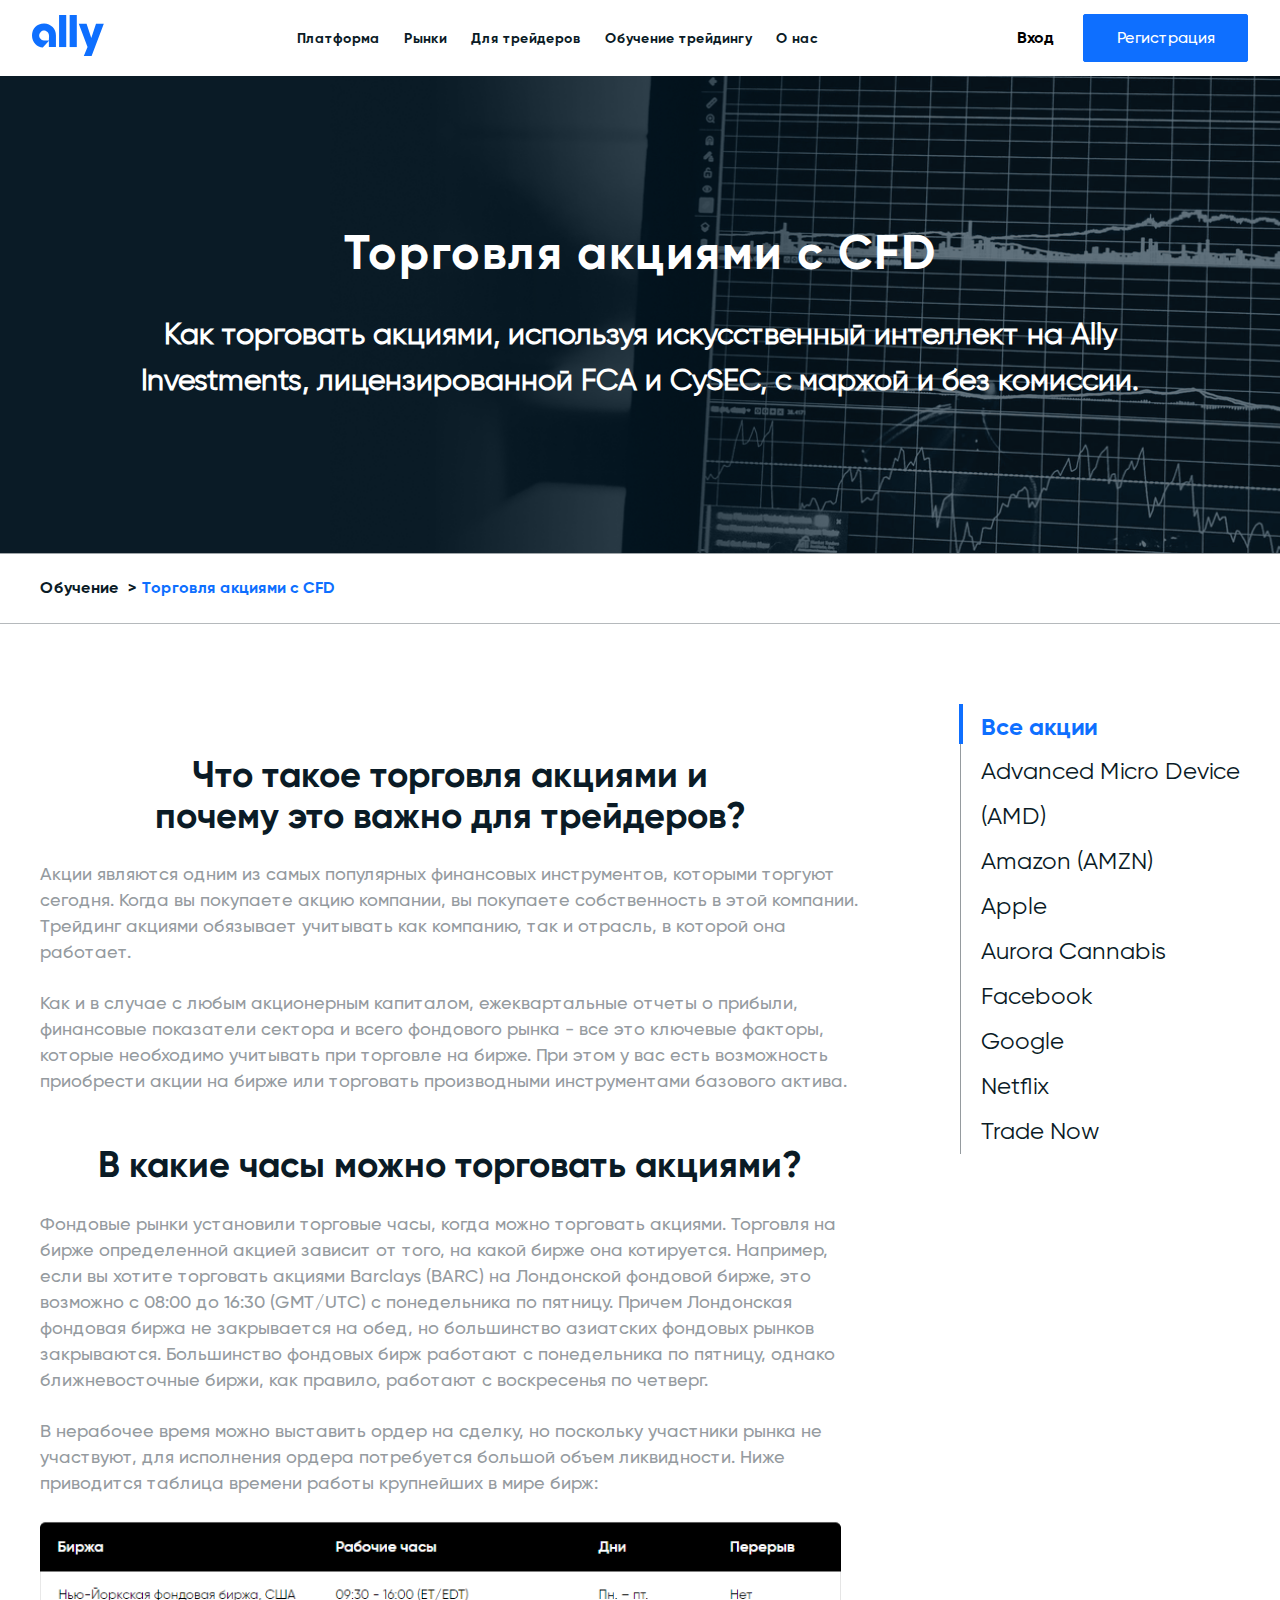
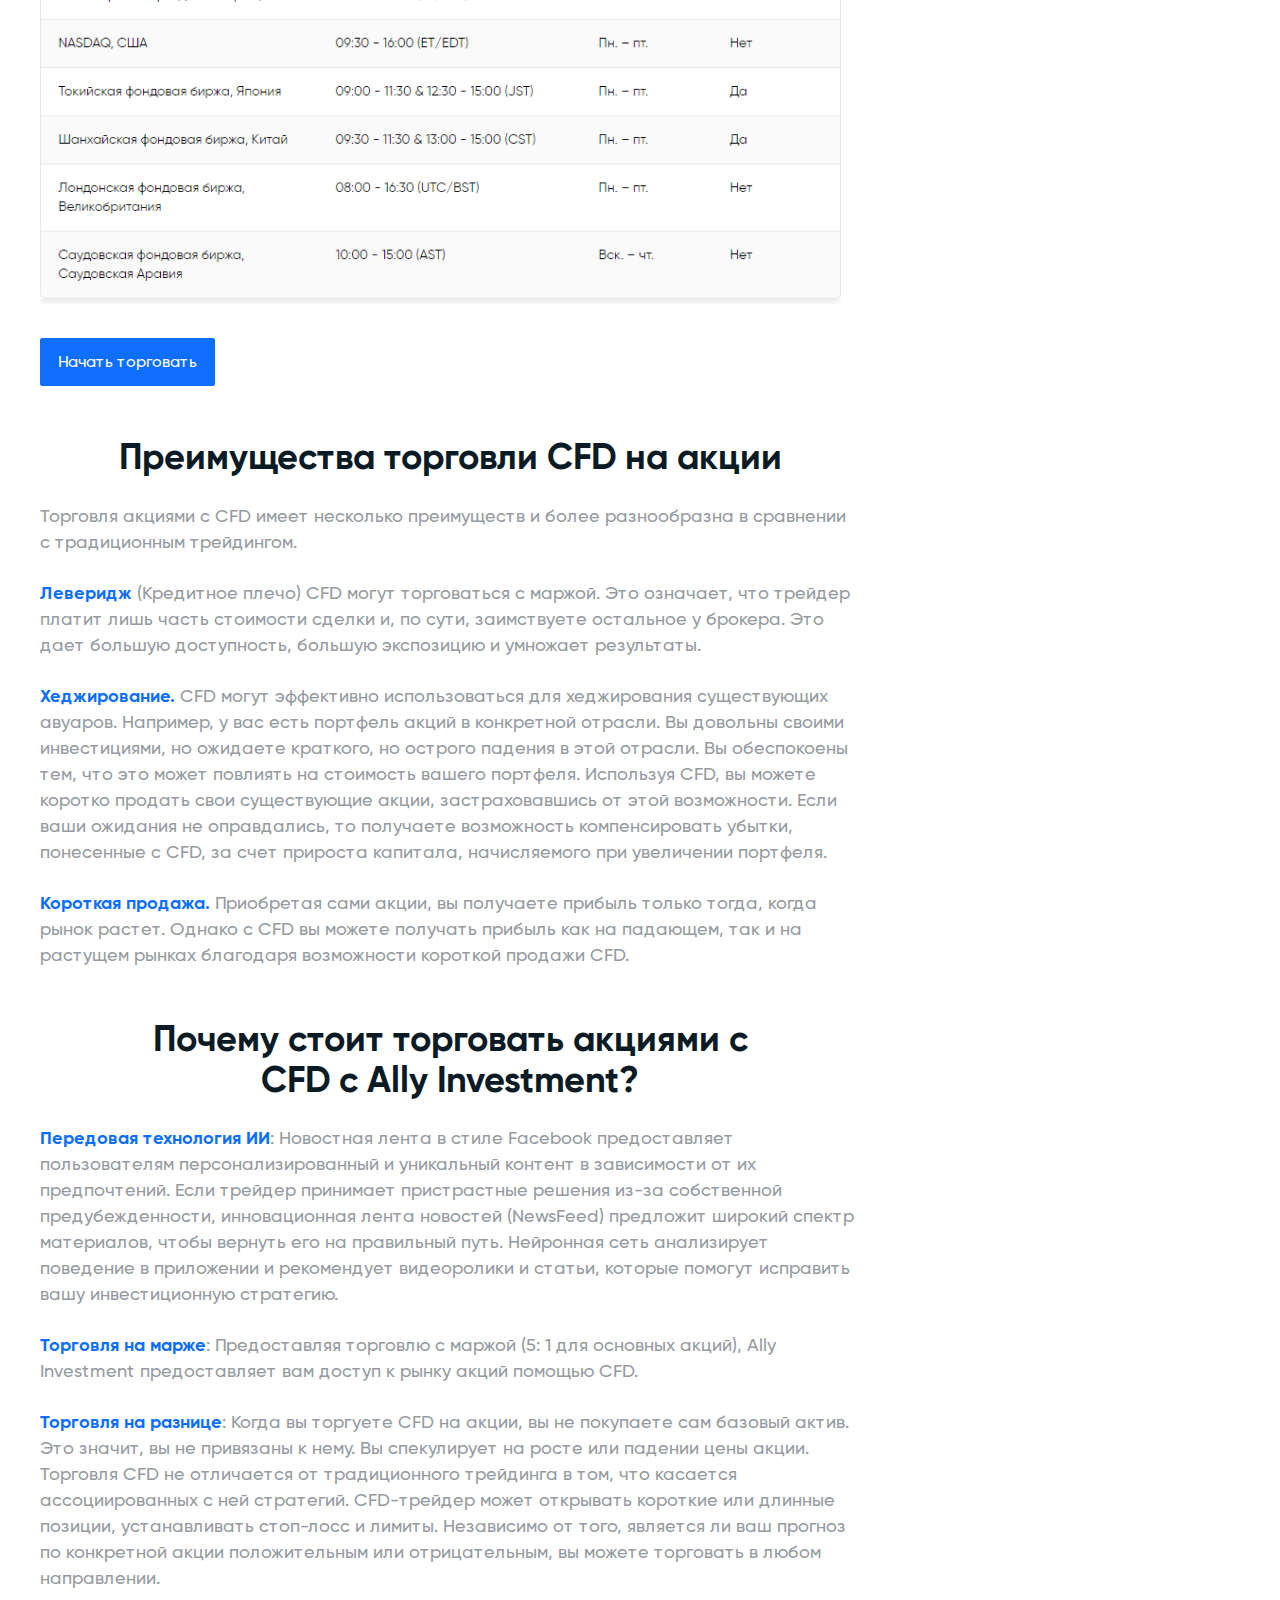
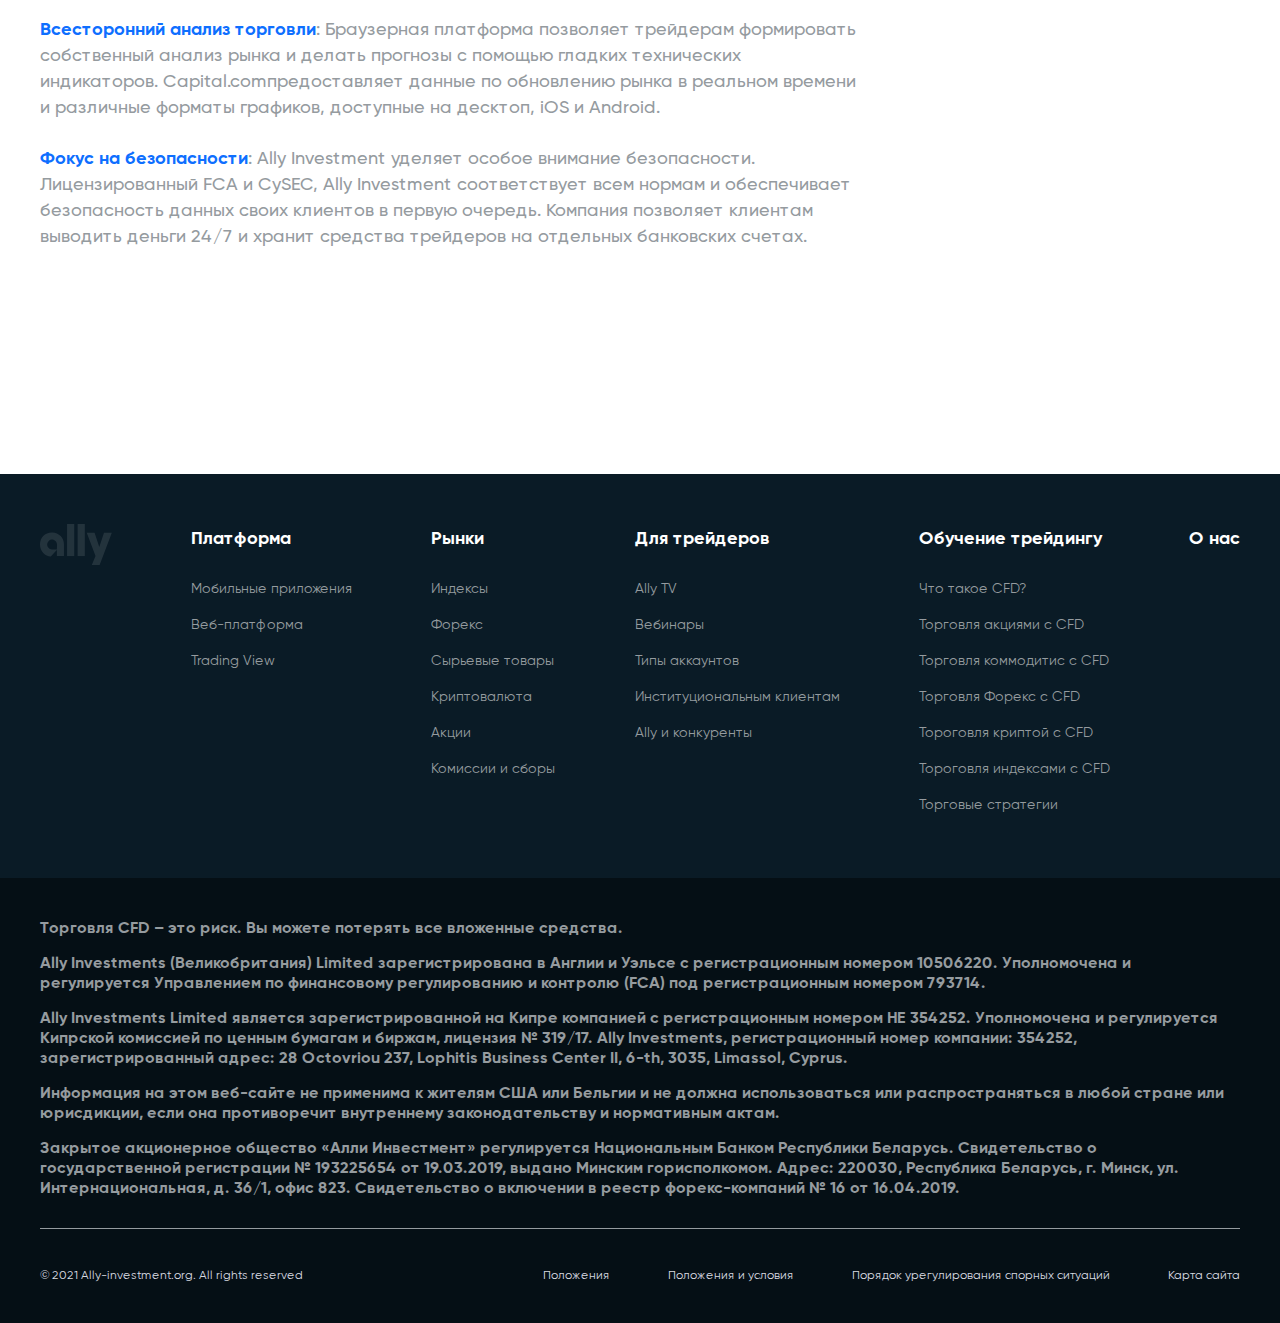
<file: cfd.html>
<!doctype html>
<html lang="ru">
<head>
    <meta charset="UTF-8">
    <meta name="viewport"
          content="width=device-width, user-scalable=no, initial-scale=1.0, maximum-scale=1.0, minimum-scale=1.0">
    <meta http-equiv="X-UA-Compatible" content="ie=edge">
    <link rel="stylesheet" href="css/normalize.css">
    <link rel="stylesheet" href="css/font-awesome.min.css">
    <link rel="stylesheet" href="css/intlTelInput.min.css">
    <link rel="stylesheet" href="css/style.css">
    <title>100Profi</title>
</head>
<body>
<div class="window-popup-container sign-container">
    <div class="window-popup" style="position: absolute; top: 55px;">
        <div class="sign_wrapper">
            <i class="fa fa-times close"></i>
            <div class="sign-head">
                <ul>
                    <li><a href="#" class="active" data-sign="in">Войти</a></li>
                    <li><a href="#" class="" data-sign="up">Регистрация</a></li>
                </ul>
            </div>
            <div class="sign-body">
                <div class="body-block active" data-sign="in">
                    <form action="" id="login">
                        <div class="errors">

                        </div>
                        <div class="data-field">
                            <input type="email" data-format="Не правильный формат e-mail" data-empty="Поле e-mail не должно быть пустым!" autocomplete="off" class="form-input" required id="email">
                            <label class="form-label" for="email">Email</label>
                            <span class="valid"></span>
                        </div>
                        <div class="data-field">
                            <input type="password" autocomplete="new-password" class="form-input" required id="pass">
                            <label class="form-label" for="pass">Пароль</label>
                            <span class="valid"></span>

                        </div>
                        <div class="bot">
                            <button class="btn btn-green login" disabled="disabled">Войти</button>
                            <a href="#" class="forgot">Забыли пароль?</a>
                        </div>

                    </form>
                </div>
                <div class="body-block" data-sign="up">
                    <form action="" id="registration">
                        <div class="errors">

                        </div>
                        <div class="data-field">
                            <input type="text" required class="form-input" data-format="Не правильный формат e-mail"
                                   data-empty="Поле e-mail не должно быть пустым!" autocomplete="off" id="email2" name="email">
                            <label class="form-label" for="email2">Email</label>
                            <span class="valid"></span>
                        </div>
                        <div class="data-field">
                            <input type="password" data-length="Пароль должен быть 6 или больше символов"
                                   autocomplete="new-password" required class="form-input" id="Password2" name="password">
                            <label class="form-label" for="Password2">Пароль</label>
                            <span class="valid"></span>
                        </div>
                        <div class="data-field">
                            <input autocomplete="new-password" type="text" required class="form-input" id="phone" name="phone">
<!--                           <label class="form-label" for="phone"></label>-->
                        </div>
                        <div class="data-field">
                            <input autocomplete="off" type="text" required class="form-input" id="fname" name="fname">
                            <label class="form-label" for="fname">Имя</label>
                        </div>
                        <div class="data-field">
                            <input autocomplete="off" type="text" required class="form-input" id="sname" name="sname">
                            <label class="form-label" for="sname">Фамилия</label>
                        </div>
                        <div class="data-field">
                            <input autocomplete="off" type="text" class="form-input-not" id="promocode" name="promocode">
                            <label class="form-label" for="promocode">Promocode</label>
                        </div>
                        <div class="data-field">
                            <input type="checkbox" id="agree">
                            <label for="agree" class="agree">Я  согласен с пользовательским соглашением</label>
                        </div>
                        <button class="btn btn-green register-btn" disabled="disabled">Зарегистрироваться</button>
                    </form>
                </div>
            </div>
        </div>
    </div>
</div>

<div class="window-popup-container forgot-container">
    <div class="window-popup reset_pass">
        <div class="sign_wrapper">
            <i class="fa fa-times close"></i>

            <div class="sign-head">
                ЗАБЫЛИ ПАРОЛЬ
<!--                ЗАБЫЛИ ПАРОЛЬ-->
            </div>
            <div class="sign-body">
                <p>Введите ваш email для сброса пароля</p>
                <form id="sendemailform">
                    <div class="data-field">
                        <input autocomplete="off" type="email" required class="form-input" id="email3" name="email">
                        <label class="form-label" for="email3">Email</label>
                    </div>
                    <button class="btn btn-green call-newpass">ОТПРАВИТЬ</button>
                </form>
            </div>
        </div>
    </div>
</div>

<div class="window-popup-container reset_container">
    <div class="window-popup reset_pass">
        <div class="sign_wrapper">
            <i class="fa fa-times close"></i>
            <div class="sign-head">
                СБРОС ПАРОЛЯ
<!--                <img class="close" src="/assets/site/img/close.png" alt="">-->
            </div>
            <div class="sign-body">
                <form id="resetPasswordForm">
                    <div class="data-field">
                        <input autocomplete="off" type="password" required class="form-input" id="newpass" name="password">
                        <label class="form-label" for="newpass">Новый пароль</label>
                    </div>
                    <div class="data-field">
                        <input autocomplete="off" type="password" required class="form-input" id="newpass2" name="password_confirmation">
                        <label class="form-label" for="newpass2">Подтверждение пароля</label>
                    </div>
                    <button class="btn btn-green">ИЗМЕНИТЬ</button>
                </form>
            </div>
        </div>
    </div>
</div>

<div class="window-popup-container checkEmail-container">
    <div class="window-popup reset_pass check">
        <div class="sign_wrapper">
            <i class="fa fa-times close"></i>
            <div class="sign-head">
                ПРОВЕРЬТЕ СВОЙ АДРЕС ЭЛЕКТРОННОЙ ПОЧТЫ
<!--                <img class="close" src="/assets/site/img/close.png" alt="">-->
            </div>
            <div class="sign-body">
                <p></p>
            </div>
        </div>
    </div>
</div>

<div class="window-popup-container thank-popup-container">
    <div class="window-popup reset_pass thank-popup">
        <div class="sign_wrapper">
            <i class="fa fa-times close"></i>

            <div class="sign-head">
                <div class="h4 suc">Пароль обновлен</div>
                <div class="h4 rej">Ошибка</div>
            </div>
            <div class="sign-body res_message">
            </div>
        </div>
    </div>
</div>


<div class="first_screen inner inner-cfd">

    <header>
        <div class="container">
            <div class="head_wrap">
                <div class="logo">
                    <a href="/"><img src="img/logo.svg" alt="Profi100"></a>
                </div>
                <nav>
                    <ul>
                        <li><a href="/trading.html">Платформа</a></li>
                        <li><a href="#choose">Рынки</a></li>
                        <li><a href="#now">Для трейдеров</a></li>
                        <li><a href="/about.html">Обучение трейдингу</a></li>
                        <li><a href="/faq.html">О нас</a></li>
                    </ul>
                </nav>
                <div class="control_panel">
                    <button class="btn btn-primary sign-in_button btn-login">Вход</button>
                    <button class="btn btn-green btn-register">Регистрация</button>
                </div>
                <div class="mobile">
                    <i class="fa fa-align-justify" aria-hidden="true"></i>
                </div>
            </div>
        </div>
    </header>
    <section id="main">
        <div class="container">
            <div class="main_content">
                <h1>Торговля акциями с СFD</h1>
                <h5>Как торговать акциями, используя искусственный интеллект на Ally<br/> Investments, лицензированной FCA и CySEC, с маржой и без комиссии.</h5>
            </div>
        </div>
    </section>
</div>

<section id="cfd-page">
    <div class="breadcrumbs">
        <div class="container">
            <ul>
                <li>Обучение  <span>></span>  </li>
                <li class="active">Торговля акциями с CFD</li>
            </ul>
        </div>
    </div>
    <div class="container">
        <div class="cfd-page_info">
        <h4>Что такое торговля акциями и<br/> почему это важно для трейдеров?</h4>
        <p>Акции являются одним из самых популярных финансовых инструментов, которыми торгуют сегодня. Когда вы покупаете акцию компании, вы покупаете собственность в этой компании. Трейдинг акциями обязывает учитывать как компанию, так и отрасль, в которой она работает.
        </p>
        <p>            Как и в случае с любым акционерным капиталом, ежеквартальные отчеты о прибыли, финансовые показатели сектора и всего фондового рынка - все это ключевые факторы, которые необходимо учитывать при торговле на бирже. При этом у вас есть возможность приобрести акции на бирже или торговать производными инструментами базового актива.
        </p>
        <h4>В какие часы можно торговать акциями?</h4>
        <p>Фондовые рынки установили торговые часы, когда можно торговать акциями. Торговля на бирже определенной акцией зависит от того, на какой бирже она котируется. Например, если вы хотите торговать акциями Barclays (BARC) на Лондонской фондовой бирже, это возможно с 08:00 до 16:30 (GMT/UTC) с понедельника по пятницу. Причем Лондонская фондовая биржа не закрывается на обед, но большинство азиатских фондовых рынков закрываются. Большинство фондовых бирж работают с понедельника по пятницу, однако ближневосточные биржи, как правило, работают с воскресенья по четверг.

            </p>
        <p>В нерабочее время можно выставить ордер на сделку, но поскольку участники рынка не участвуют, для исполнения ордера потребуется большой объем ликвидности. Ниже приводится таблица времени работы крупнейших в мире бирж:</p>
        
        <div class="cfd_img">
            <img src="img/cfd_table.png" alt="">
        </div>
        <button class="btn btn-green btn-register">Начать торговать</button>


        <h4>Преимущества торговли CFD на акции</h4>
        <p>Торговля акциями с CFD имеет несколько преимуществ и более разнообразна в сравнении с традиционным трейдингом.

        <p>            <span>Леверидж</span> (Кредитное плечо) CFD могут торговаться с маржой. Это означает, что трейдер платит лишь часть стоимости сделки и, по сути, заимствуете остальное у брокера. Это дает большую доступность, большую экспозицию и умножает результаты.
        </p>
        <p>            <span>Хеджирование.</span> CFD могут эффективно использоваться для хеджирования существующих авуаров. Например, у вас есть портфель акций в конкретной отрасли. Вы довольны своими инвестициями, но ожидаете краткого, но острого падения в этой отрасли. Вы обеспокоены тем, что это может повлиять на стоимость вашего портфеля. Используя CFD, вы можете коротко продать свои существующие акции, застраховавшись от этой возможности. Если ваши ожидания не оправдались, то получаете возможность компенсировать убытки, понесенные с CFD, за счет прироста капитала, начисляемого при увеличении портфеля.
        </p>
        <p>            <span>Короткая продажа.</span> Приобретая сами акции, вы получаете прибыль только тогда, когда рынок растет. Однако с CFD вы можете получать прибыль как на падающем, так и на растущем рынках благодаря возможности короткой продажи CFD.</p>
        </p>
        <h4>Почему стоит торговать акциями с<br/> CFD с Ally Investment?</h4>
        <p><span>Передовая технология ИИ</span>: Новостная лента в стиле Facebook предоставляет пользователям персонализированный и уникальный контент в зависимости от их предпочтений. Если трейдер принимает пристрастные решения из-за собственной предубежденности, инновационная лента новостей (NewsFeed) предложит широкий спектр материалов, чтобы вернуть его на правильный путь. Нейронная сеть анализирует поведение в приложении и рекомендует видеоролики и статьи, которые помогут исправить вашу инвестиционную стратегию.




        <p>            <span>Торговля на марже</span>: Предоставляя торговлю с маржой (5: 1 для основных акций), Ally Investment предоставляет вам доступ к рынку акций помощью CFD.
        </p>
        <p>            <span>Торговля на разнице</span>: Когда вы торгуете CFD на акции, вы не покупаете сам базовый актив. Это значит, вы не привязаны к нему. Вы спекулирует на росте или падении цены акции. Торговля CFD не отличается от традиционного трейдинга в том, что касается ассоциированных с ней стратегий. CFD-трейдер может открывать короткие или длинные позиции, устанавливать стоп-лосс и лимиты. Независимо от того, является ли ваш прогноз по конкретной акции положительным или отрицательным, вы можете торговать в любом направлении.
        </p>
        <p>            <span>Всесторонний анализ торговли</span>: Браузерная платформа позволяет трейдерам формировать собственный анализ рынка и делать прогнозы с помощью гладких технических индикаторов. Capital.comпредоставляет данные по обновлению рынка в реальном времени и различные форматы графиков, доступные на десктоп, iOS и Android.
        </p>
        <p>            <span>Фокус на безопасности</span>: Ally Investment уделяет особое внимание безопасности. Лицензированный FCA и CySEC, Ally Investment соответствует всем нормам и обеспечивает безопасность данных своих клиентов в первую очередь. Компания позволяет клиентам выводить деньги 24/7 и хранит средства трейдеров на отдельных банковских счетах.</p>
        </p>
        </div>
        <div class="cfd-page_list">
            <ul>
                <li class="active">
                    <a href="">Все акции</a>
                </li>
                <li>                    <a href="">Advanced Micro Device (AMD)</a>
                </li>
                <li>                    <a href=""> Amazon (AMZN)</a>
                </li>
                <li>                    <a href="">Apple</a>
                </li>
                <li>                    <a href="">Aurora Cannabis</a>
                </li>
                <li>                    <a href="">Facebook</a>
                </li>
                <li>                    <a href="">Google</a>
                </li>
                <li>                    <a href="">Netflix</a>
                </li>
                <li>                    <a href="">Trade Now</a>
                </li>

            </ul>
        </div>
    </div>
</section>

<footer>
    <div class="pre_foot">
        <div class="container">
            <div class="pre_foot-wrap">
                <div class="logo">
                    <a href="/">
                        <img src="img/logo_dark.svg" alt="">
                    </a>
                </div>
                <ul>
                    <li><a href="" class="title">Платформа</a></li>
                    <li><a href="">Мобильные приложения</a></li>
                    <li><a href="">Веб-платформа</a></li>
                    <li><a href="">Trading View</a></li>
                </ul>
                <ul>
                    <li><a href="" class="title">Рынки</a></li>
                    <li><a href="">Индексы</a></li>
                    <li><a href="">Форекс</a></li>
                    <li><a href="">Сырьевые товары</a></li>
                    <li><a href="">Криптовалюта</a></li>
                    <li><a href="">Акции</a></li>
                    <li><a href="">Комиссии и сборы</a></li>
                </ul>
                <ul>
                    <li><a href="" class="title">Для трейдеров</a></li>
                    <li><a href="">Ally TV</a></li>
                    <li><a href="">Вебинары</a></li>
                    <li><a href="">Типы аккаунтов</a></li>
                    <li><a href="">Институциональным клиентам</a></li>
                    <li><a href="">Ally и конкуренты</a></li>
                </ul>
                <ul>
                    <li><a href="" class="title">Обучение трейдингу</a></li>
                    <li><a href="">Что такое CFD?</a></li>
                    <li><a href="">Торговля акциями с CFD</a></li>
                    <li><a href="">Торговля коммодитис с CFD</a></li>
                    <li><a href="">Торговля Форекс с CFD</a></li>
                    <li><a href="">Тороговля криптой с CFD</a></li>
                    <li><a href="">Тороговля индексами с CFD</a></li>
                    <li><a href="">Торговые стратегии</a></li>
                </ul>
                <ul>
                    <li><a href="" class="title">О нас</a></li>
                    <li><a href=""></a></li>
                    <li><a href=""></a></li>
                </ul>
            </div>
        </div>
    </div>
    <div class="foot-boot">
        <div class="container">
            <div class="foot-info">
                <p>Торговля CFD – это риск. Вы можете потерять все вложенные средства.




                <p>                    Ally Investments (Великобритания) Limited зарегистрирована в Англии и Уэльсе с регистрационным номером 10506220. Уполномочена и регулируется Управлением по финансовому регулированию и контролю (FCA) под регистрационным номером 793714.
                </p>
                <p>    Ally Investments Limited является зарегистрированной на Кипре компанией с регистрационным номером HE 354252. Уполномочена и регулируется Кипрской комиссией по ценным бумагам и биржам, лицензия № 319/17. Ally Investments, регистрационный номер компании: 354252, зарегистрированный адрес: 28 Octovriou 237, Lophitis Business Center II, 6-th, 3035, Limassol, Cyprus.
                </p>
                <p>Информация на этом веб-сайте не применима к жителям США или Бельгии и не должна использоваться или распространяться в любой стране или юрисдикции, если она противоречит внутреннему законодательству и нормативным актам.
                </p>
                <p>    Закрытое акционерное общество «Алли Инвестмент» регулируется Национальным Банком Республики Беларусь. Свидетельство о государственной регистрации № 193225654 от 19.03.2019, выдано Минским горисполкомом. Адрес: 220030, Республика Беларусь, г. Минск, ул. Интернациональная, д. 36/1, офис 823. Свидетельство о включении в реестр форекс-компаний № 16 от 16.04.2019.</p>
                </p>
            </div>
            <div class="foot-line">
                <div class="policy">
                    © 2021 Ally-investment.org. All rights reserved
                </div>
                <div class="policy-list">
                    <a href="">Положения</a>
                    <a href="">Положения и условия</a>
                    <a href="">Порядок урегулирования спорных ситуаций
                    </a>
                    <a href="">Карта сайта</a>
                </div>
            </div>
        </div>
    </div>
</footer>

<script src="js/jquery-3.5.1.min.js"></script>
<script src="js/intlTelInput.js"></script>
<script>
    var input = document.querySelector("#phone");
    window.intlTelInput(input, {
        // allowDropdown: false,
        // autoHideDialCode: false,
//         autoPlaceholder: "on",
//         nationalMode: true,
        // dropdownContainer: document.body,
        // excludeCountries: ["us"],
        // formatOnDisplay: false,
        // geoIpLookup: function(callback) {
        //   $.get("http://ipinfo.io", function() {}, "jsonp").always(function(resp) {
        //     var countryCode = (resp && resp.country) ? resp.country : "";
        //     callback(countryCode);
        //   });
        // },
        // hiddenInput: "full_number",
        // initialCountry: "auto",
        // geoIpLookup: function(callback) {
        //     $.get('https://ipinfo.io', function() {}, "jsonp").always(function(resp) {
        //         var countryCode = (resp && resp.country) ? resp.country : "";
        //         callback(countryCode);
        //     });
        // },
        // localizedCountries: { 'de': 'Deutschland' },
        // nationalMode: false,
        // onlyCountries: ['us', 'gb', 'ch', 'ca', 'do'],
        // placeholderNumberType: "MOBILE",
        // preferredCountries: ['cn', 'jp'],
        // separateDialCode: true,
        separateDialCode: true,
        utilsScript: "js/utils.js",
    });
</script>
<script src="js/jquery.spincrement.min.js"></script>

<script>
    function countup(className){
        var countBlockTop = $("."+className).offset().top;
        var windowHeight = window.innerHeight;
        var show = true;

        $(window).scroll( function (){
            if(show && (countBlockTop < $(window).scrollTop() + windowHeight)){
                show = false;

                $('.'+className).spincrement({
                    from: 1,
                    duration: 2500,
                });
            }
        })
    }


    $(function() {
        countup("counter", $(".counter").text());
        // countup("count2", $(".count2").text());
    });
</script>

<script src="js/common.js"></script>


</body>
</html>
</file>
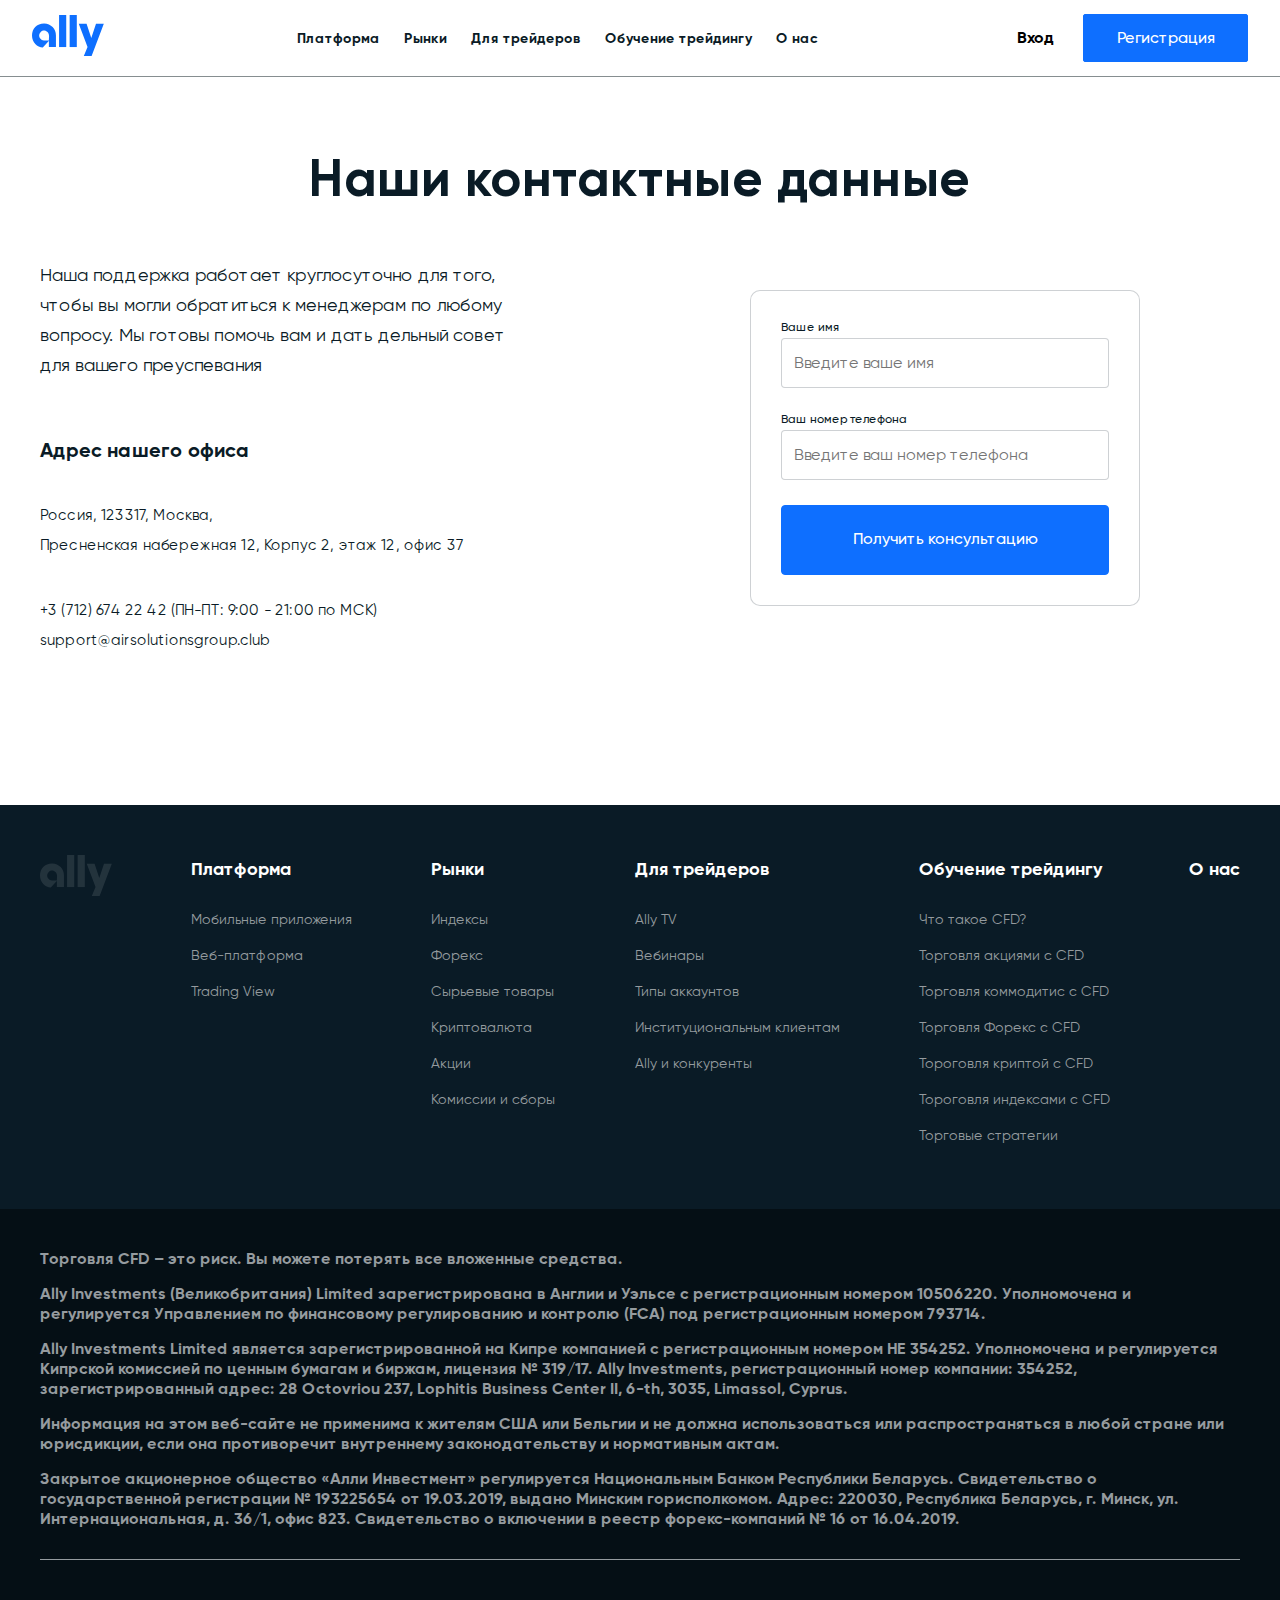
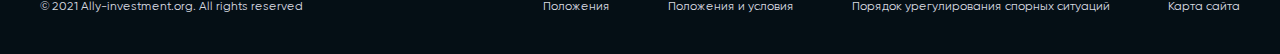
<file: contact.html>
<!doctype html>
<html lang="ru">
<head>
    <meta charset="UTF-8">
    <meta name="viewport"
          content="width=device-width, user-scalable=no, initial-scale=1.0, maximum-scale=1.0, minimum-scale=1.0">
    <meta http-equiv="X-UA-Compatible" content="ie=edge">
    <link rel="stylesheet" href="css/normalize.css">
    <link rel="stylesheet" href="css/font-awesome.min.css">
    <link rel="stylesheet" href="css/intlTelInput.min.css">
    <link rel="stylesheet" href="css/style.css">
    <title>100Profi</title>
</head>
<body>
<div class="window-popup-container sign-container">
    <div class="window-popup" style="position: absolute; top: 55px;">
        <div class="sign_wrapper">
            <i class="fa fa-times close"></i>
            <div class="sign-head">
                <ul>
                    <li><a href="#" class="active" data-sign="in">Войти</a></li>
                    <li><a href="#" class="" data-sign="up">Регистрация</a></li>
                </ul>
            </div>
            <div class="sign-body">
                <div class="body-block active" data-sign="in">
                    <form action="" id="login">
                        <div class="errors">

                        </div>
                        <div class="data-field">
                            <input type="email" data-format="Не правильный формат e-mail" data-empty="Поле e-mail не должно быть пустым!" autocomplete="off" class="form-input" required id="email">
                            <label class="form-label" for="email">Email</label>
                            <span class="valid"></span>
                        </div>
                        <div class="data-field">
                            <input type="password" autocomplete="new-password" class="form-input" required id="pass">
                            <label class="form-label" for="pass">Пароль</label>
                            <span class="valid"></span>

                        </div>
                        <div class="bot">
                            <button class="btn btn-green login" disabled="disabled">Войти</button>
                            <a href="#" class="forgot">Забыли пароль?</a>
                        </div>

                    </form>
                </div>
                <div class="body-block" data-sign="up">
                    <form action="" id="registration">
                        <div class="errors">

                        </div>
                        <div class="data-field">
                            <input type="text" required class="form-input" data-format="Не правильный формат e-mail"
                                   data-empty="Поле e-mail не должно быть пустым!" autocomplete="off" id="email2" name="email">
                            <label class="form-label" for="email2">Email</label>
                            <span class="valid"></span>
                        </div>
                        <div class="data-field">
                            <input type="password" data-length="Пароль должен быть 6 или больше символов"
                                   autocomplete="new-password" required class="form-input" id="Password2" name="password">
                            <label class="form-label" for="Password2">Пароль</label>
                            <span class="valid"></span>
                        </div>
                        <div class="data-field">
                            <input autocomplete="new-password" type="text" required class="form-input" id="phone" name="phone">
<!--                           <label class="form-label" for="phone"></label>-->
                        </div>
                        <div class="data-field">
                            <input autocomplete="off" type="text" required class="form-input" id="fname" name="fname">
                            <label class="form-label" for="fname">Имя</label>
                        </div>
                        <div class="data-field">
                            <input autocomplete="off" type="text" required class="form-input" id="sname" name="sname">
                            <label class="form-label" for="sname">Фамилия</label>
                        </div>
                        <div class="data-field">
                            <input autocomplete="off" type="text" class="form-input-not" id="promocode" name="promocode">
                            <label class="form-label" for="promocode">Promocode</label>
                        </div>
                        <div class="data-field">
                            <input type="checkbox" id="agree">
                            <label for="agree" class="agree">Я  согласен с пользовательским соглашением</label>
                        </div>
                        <button class="btn btn-green register-btn" disabled="disabled">Зарегистрироваться</button>
                    </form>
                </div>
            </div>
        </div>
    </div>
</div>

<div class="window-popup-container forgot-container">
    <div class="window-popup reset_pass">
        <div class="sign_wrapper">
            <i class="fa fa-times close"></i>

            <div class="sign-head">
                ЗАБЫЛИ ПАРОЛЬ
<!--                ЗАБЫЛИ ПАРОЛЬ-->
            </div>
            <div class="sign-body">
                <p>Введите ваш email для сброса пароля</p>
                <form id="sendemailform">
                    <div class="data-field">
                        <input autocomplete="off" type="email" required class="form-input" id="email3" name="email">
                        <label class="form-label" for="email3">Email</label>
                    </div>
                    <button class="btn btn-green call-newpass">ОТПРАВИТЬ</button>
                </form>
            </div>
        </div>
    </div>
</div>

<div class="window-popup-container reset_container">
    <div class="window-popup reset_pass">
        <div class="sign_wrapper">
            <i class="fa fa-times close"></i>
            <div class="sign-head">
                СБРОС ПАРОЛЯ
<!--                <img class="close" src="/assets/site/img/close.png" alt="">-->
            </div>
            <div class="sign-body">
                <form id="resetPasswordForm">
                    <div class="data-field">
                        <input autocomplete="off" type="password" required class="form-input" id="newpass" name="password">
                        <label class="form-label" for="newpass">Новый пароль</label>
                    </div>
                    <div class="data-field">
                        <input autocomplete="off" type="password" required class="form-input" id="newpass2" name="password_confirmation">
                        <label class="form-label" for="newpass2">Подтверждение пароля</label>
                    </div>
                    <button class="btn btn-green">ИЗМЕНИТЬ</button>
                </form>
            </div>
        </div>
    </div>
</div>

<div class="window-popup-container checkEmail-container">
    <div class="window-popup reset_pass check">
        <div class="sign_wrapper">
            <i class="fa fa-times close"></i>
            <div class="sign-head">
                ПРОВЕРЬТЕ СВОЙ АДРЕС ЭЛЕКТРОННОЙ ПОЧТЫ
<!--                <img class="close" src="/assets/site/img/close.png" alt="">-->
            </div>
            <div class="sign-body">
                <p></p>
            </div>
        </div>
    </div>
</div>

<div class="window-popup-container thank-popup-container">
    <div class="window-popup reset_pass thank-popup">
        <div class="sign_wrapper">
            <i class="fa fa-times close"></i>

            <div class="sign-head">
                <div class="h4 suc">Пароль обновлен</div>
                <div class="h4 rej">Ошибка</div>
            </div>
            <div class="sign-body res_message">
            </div>
        </div>
    </div>
</div>


<div class="first_screen inner inner-contact">

    <header>
        <div class="container">
            <div class="head_wrap">
                <div class="logo">
                    <a href="/"><img src="img/logo.svg" alt="Profi100"></a>
                </div>
                <nav>
                    <ul>
                        <li><a href="/trading.html">Платформа</a></li>
                        <li><a href="#choose">Рынки</a></li>
                        <li><a href="#now">Для трейдеров</a></li>
                        <li><a href="/about.html">Обучение трейдингу</a></li>
                        <li><a href="/faq.html">О нас</a></li>
                    </ul>
                </nav>
                <div class="control_panel">
                    <button class="btn btn-primary sign-in_button btn-login">Вход</button>
                    <button class="btn btn-green btn-register">Регистрация</button>
                </div>
                <div class="mobile">
                    <i class="fa fa-align-justify" aria-hidden="true"></i>
                </div>
            </div>
        </div>
    </header>
</div>

<section id="contacts">
    <div class="container">
        <h3>Наши контактные данные</h3>
        <div class="contact_wrap">
            <div class="contact_info">
            <p>Наша поддержка работает круглосуточно для того, чтобы вы могли обратиться
            к менеджерам по любому вопросу. Мы готовы помочь вам и дать дельный совет для
            вашего преуспевания</p>
                <h6>Адрес нашего офиса</h6>
                <p class="address">Россия, 123317, Москва,</br>
                    Пресненская набережная 12, Корпус 2, этаж 12, офис 37</p>
                <p class="address_feed">+3 (712) 674 22 42 (ПН-ПТ: 9:00 - 21:00 по МСК)</br>
                    support@airsolutionsgroup.club</p>
            </div>
            <div class="contact_form">
                <form action="">
                    <div class="">
                        <label for="">Ваше имя</label>
                        <input placeholder="Введите ваше имя" type="text">
                    </div>
                    <div>
                        <label for="">Ваш номер телефона</label>
                        <input placeholder="Введите ваш номер телефона" type="text">
                    </div>
                    <div class="control">
                        <button class="btn btn-green">Получить консультацию</button>
                    </div>
                </form>
            </div>
        </div>
    </div>
</section>
<footer>
    <div class="pre_foot">
        <div class="container">
            <div class="pre_foot-wrap">
                <div class="logo">
                    <a href="/">
                        <img src="img/logo_dark.svg" alt="">
                    </a>
                </div>
                <ul>
                    <li><a href="" class="title">Платформа</a></li>
                    <li><a href="">Мобильные приложения</a></li>
                    <li><a href="">Веб-платформа</a></li>
                    <li><a href="">Trading View</a></li>
                </ul>
                <ul>
                    <li><a href="" class="title">Рынки</a></li>
                    <li><a href="">Индексы</a></li>
                    <li><a href="">Форекс</a></li>
                    <li><a href="">Сырьевые товары</a></li>
                    <li><a href="">Криптовалюта</a></li>
                    <li><a href="">Акции</a></li>
                    <li><a href="">Комиссии и сборы</a></li>
                </ul>
                <ul>
                    <li><a href="" class="title">Для трейдеров</a></li>
                    <li><a href="">Ally TV</a></li>
                    <li><a href="">Вебинары</a></li>
                    <li><a href="">Типы аккаунтов</a></li>
                    <li><a href="">Институциональным клиентам</a></li>
                    <li><a href="">Ally и конкуренты</a></li>
                </ul>
                <ul>
                    <li><a href="" class="title">Обучение трейдингу</a></li>
                    <li><a href="">Что такое CFD?</a></li>
                    <li><a href="">Торговля акциями с CFD</a></li>
                    <li><a href="">Торговля коммодитис с CFD</a></li>
                    <li><a href="">Торговля Форекс с CFD</a></li>
                    <li><a href="">Тороговля криптой с CFD</a></li>
                    <li><a href="">Тороговля индексами с CFD</a></li>
                    <li><a href="">Торговые стратегии</a></li>
                </ul>
                <ul>
                    <li><a href="" class="title">О нас</a></li>
                    <li><a href=""></a></li>
                    <li><a href=""></a></li>
                </ul>
            </div>
        </div>
    </div>
    <div class="foot-boot">
        <div class="container">
            <div class="foot-info">
                <p>Торговля CFD – это риск. Вы можете потерять все вложенные средства.




                <p>                    Ally Investments (Великобритания) Limited зарегистрирована в Англии и Уэльсе с регистрационным номером 10506220. Уполномочена и регулируется Управлением по финансовому регулированию и контролю (FCA) под регистрационным номером 793714.
                </p>
                <p>    Ally Investments Limited является зарегистрированной на Кипре компанией с регистрационным номером HE 354252. Уполномочена и регулируется Кипрской комиссией по ценным бумагам и биржам, лицензия № 319/17. Ally Investments, регистрационный номер компании: 354252, зарегистрированный адрес: 28 Octovriou 237, Lophitis Business Center II, 6-th, 3035, Limassol, Cyprus.
                </p>
                <p>Информация на этом веб-сайте не применима к жителям США или Бельгии и не должна использоваться или распространяться в любой стране или юрисдикции, если она противоречит внутреннему законодательству и нормативным актам.
                </p>
                <p>    Закрытое акционерное общество «Алли Инвестмент» регулируется Национальным Банком Республики Беларусь. Свидетельство о государственной регистрации № 193225654 от 19.03.2019, выдано Минским горисполкомом. Адрес: 220030, Республика Беларусь, г. Минск, ул. Интернациональная, д. 36/1, офис 823. Свидетельство о включении в реестр форекс-компаний № 16 от 16.04.2019.</p>
                </p>
            </div>
            <div class="foot-line">
                <div class="policy">
                    © 2021 Ally-investment.org. All rights reserved
                </div>
                <div class="policy-list">
                    <a href="">Положения</a>
                    <a href="">Положения и условия</a>
                    <a href="">Порядок урегулирования спорных ситуаций
                    </a>
                    <a href="">Карта сайта</a>
                </div>
            </div>
        </div>
    </div>
</footer>

<script src="js/jquery-3.5.1.min.js"></script>
<script src="js/intlTelInput.js"></script>
<script>
    var input = document.querySelector("#phone");
    window.intlTelInput(input, {
        // allowDropdown: false,
        // autoHideDialCode: false,
//         autoPlaceholder: "on",
//         nationalMode: true,
        // dropdownContainer: document.body,
        // excludeCountries: ["us"],
        // formatOnDisplay: false,
        // geoIpLookup: function(callback) {
        //   $.get("http://ipinfo.io", function() {}, "jsonp").always(function(resp) {
        //     var countryCode = (resp && resp.country) ? resp.country : "";
        //     callback(countryCode);
        //   });
        // },
        // hiddenInput: "full_number",
        // initialCountry: "auto",
        // geoIpLookup: function(callback) {
        //     $.get('https://ipinfo.io', function() {}, "jsonp").always(function(resp) {
        //         var countryCode = (resp && resp.country) ? resp.country : "";
        //         callback(countryCode);
        //     });
        // },
        // localizedCountries: { 'de': 'Deutschland' },
        // nationalMode: false,
        // onlyCountries: ['us', 'gb', 'ch', 'ca', 'do'],
        // placeholderNumberType: "MOBILE",
        // preferredCountries: ['cn', 'jp'],
        // separateDialCode: true,
        separateDialCode: true,
        utilsScript: "js/utils.js",
    });
</script>
<script src="js/jquery.spincrement.min.js"></script>


<script src="js/common.js"></script>


</body>
</html>
</file>
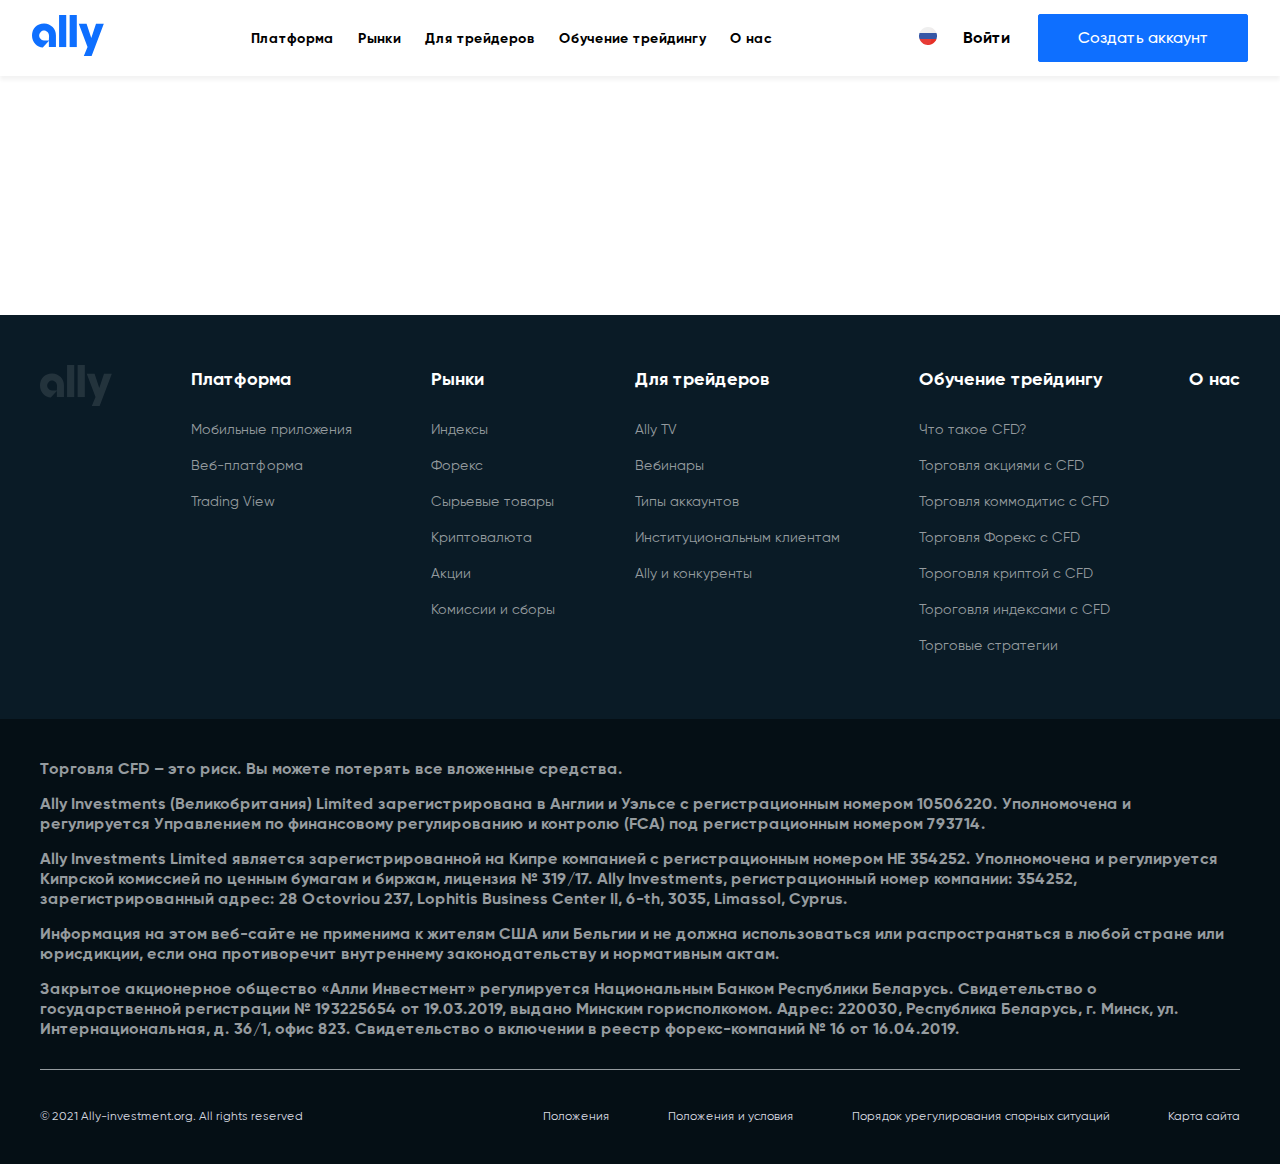
<file: trading.html>
<!doctype html>
<html lang="ru">
<head>
    <meta charset="UTF-8">
    <meta name="viewport"
          content="width=device-width, user-scalable=no, initial-scale=1.0, maximum-scale=1.0, minimum-scale=1.0">
    <meta http-equiv="X-UA-Compatible" content="ie=edge">
    <link rel="stylesheet" href="css/normalize.css">
    <link rel="stylesheet" href="css/font-awesome.min.css">
    <link rel="stylesheet" href="css/intlTelInput.min.css">
    <link rel="stylesheet" href="css/style.css">
    <title>100Profi</title>
</head>
<body>
<div class="window-popup-container sign-container">
    <div class="window-popup" style="position: absolute; top: 55px;">
        <div class="sign_wrapper">
            <i class="fa fa-times close"></i>
            <div class="sign-head">
                <ul>
                    <li><a href="#" class="active" data-sign="in">Войти</a></li>
                    <li><a href="#" class="" data-sign="up">Регистрация</a></li>
                </ul>
            </div>
            <div class="sign-body">
                <div class="body-block active" data-sign="in">
                    <form action="" id="login">
                        <div class="errors">

                        </div>
                        <div class="data-field">
                            <input type="email" data-format="Не правильный формат e-mail" data-empty="Поле e-mail не должно быть пустым!" autocomplete="off" class="form-input" required id="email">
                            <label class="form-label" for="email">Email</label>
                            <span class="valid"></span>
                        </div>
                        <div class="data-field">
                            <input type="password" autocomplete="new-password" class="form-input" required id="pass">
                            <label class="form-label" for="pass">Пароль</label>
                            <span class="valid"></span>

                        </div>
                        <div class="bot">
                            <button class="btn btn-green login" disabled="disabled">Войти</button>
                            <a href="#" class="forgot">Забыли пароль?</a>
                        </div>

                    </form>
                </div>
                <div class="body-block" data-sign="up">
                    <form action="" id="registration">
                        <div class="errors">

                        </div>
                        <div class="data-field">
                            <input type="text" required class="form-input" data-format="Не правильный формат e-mail"
                                   data-empty="Поле e-mail не должно быть пустым!" autocomplete="off" id="email2" name="email">
                            <label class="form-label" for="email2">Email</label>
                            <span class="valid"></span>
                        </div>
                        <div class="data-field">
                            <input type="password" data-length="Пароль должен быть 6 или больше символов"
                                   autocomplete="new-password" required class="form-input" id="Password2" name="password">
                            <label class="form-label" for="Password2">Пароль</label>
                            <span class="valid"></span>
                        </div>
                        <div class="data-field">
                            <input autocomplete="new-password" type="text" required class="form-input" id="phone" name="phone">
<!--                           <label class="form-label" for="phone"></label>-->
                        </div>
                        <div class="data-field">
                            <input autocomplete="off" type="text" required class="form-input" id="fname" name="fname">
                            <label class="form-label" for="fname">Имя</label>
                        </div>
                        <div class="data-field">
                            <input autocomplete="off" type="text" required class="form-input" id="sname" name="sname">
                            <label class="form-label" for="sname">Фамилия</label>
                        </div>
                        <div class="data-field">
                            <input autocomplete="off" type="text" class="form-input-not" id="promocode" name="promocode">
                            <label class="form-label" for="promocode">Promocode</label>
                        </div>
                        <div class="data-field">
                            <input type="checkbox" id="agree">
                            <label for="agree" class="agree">Я  согласен с пользовательским соглашением</label>
                        </div>
                        <button class="btn btn-green register-btn" disabled="disabled">Зарегистрироваться</button>
                    </form>
                </div>
            </div>
        </div>
    </div>
</div>

<div class="window-popup-container forgot-container">
    <div class="window-popup reset_pass">
        <div class="sign_wrapper">
            <i class="fa fa-times close"></i>

            <div class="sign-head">
                ЗАБЫЛИ ПАРОЛЬ
<!--                ЗАБЫЛИ ПАРОЛЬ-->
            </div>
            <div class="sign-body">
                <p>Введите ваш email для сброса пароля</p>
                <form id="sendemailform">
                    <div class="data-field">
                        <input autocomplete="off" type="email" required class="form-input" id="email3" name="email">
                        <label class="form-label" for="email3">Email</label>
                    </div>
                    <button class="btn btn-green call-newpass">ОТПРАВИТЬ</button>
                </form>
            </div>
        </div>
    </div>
</div>

<div class="window-popup-container reset_container">
    <div class="window-popup reset_pass">
        <div class="sign_wrapper">
            <i class="fa fa-times close"></i>
            <div class="sign-head">
                СБРОС ПАРОЛЯ
<!--                <img class="close" src="/assets/site/img/close.png" alt="">-->
            </div>
            <div class="sign-body">
                <form id="resetPasswordForm">
                    <div class="data-field">
                        <input autocomplete="off" type="password" required class="form-input" id="newpass" name="password">
                        <label class="form-label" for="newpass">Новый пароль</label>
                    </div>
                    <div class="data-field">
                        <input autocomplete="off" type="password" required class="form-input" id="newpass2" name="password_confirmation">
                        <label class="form-label" for="newpass2">Подтверждение пароля</label>
                    </div>
                    <button class="btn btn-green">ИЗМЕНИТЬ</button>
                </form>
            </div>
        </div>
    </div>
</div>

<div class="window-popup-container checkEmail-container">
    <div class="window-popup reset_pass check">
        <div class="sign_wrapper">
            <i class="fa fa-times close"></i>
            <div class="sign-head">
                ПРОВЕРЬТЕ СВОЙ АДРЕС ЭЛЕКТРОННОЙ ПОЧТЫ
<!--                <img class="close" src="/assets/site/img/close.png" alt="">-->
            </div>
            <div class="sign-body">
                <p></p>
            </div>
        </div>
    </div>
</div>

<div class="window-popup-container thank-popup-container">
    <div class="window-popup reset_pass thank-popup">
        <div class="sign_wrapper">
            <i class="fa fa-times close"></i>

            <div class="sign-head">
                <div class="h4 suc">Пароль обновлен</div>
                <div class="h4 rej">Ошибка</div>
            </div>
            <div class="sign-body res_message">
            </div>
        </div>
    </div>
</div>


<div class="first_screen trading">
    <header>
        <div class="container">
            <div class="head_wrap">
                <div class="logo">
                    <a href="/"><img src="img/logo.svg" alt="Profi100"></a>
                </div>
                <nav>
                    <ul>
                        <li><a href="/trading.html">Платформа</a></li>
                        <li><a href="#choose">Рынки</a></li>
                        <li><a href="#now">Для трейдеров</a></li>
                        <li><a href="/about.html">Обучение трейдингу</a></li>
                        <li><a href="/faq.html">О нас</a></li>
                    </ul>
                </nav>
                <div class="control_panel">
                    <div class="lang">
                        <a href="">
                            <img src="img/rus.png" alt="">
                        </a>
                    </div>
                    <button class="btn btn-login">Войти</button>
                    <button class="btn btn-green btn-register">Создать аккаунт</button>
                </div>
                <div class="mobile">
                    <i class="fa fa-align-justify" aria-hidden="true"></i>
                </div>
            </div>
        </div>
    </header>

</div>

<section id="active">
    <div class="container">
        <h3>Активы</h3>
        <div class="tick">
            <!-- TradingView Widget BEGIN -->
            <div class="tradingview-widget-container">
                <div class="tradingview-widget-container__widget"></div>
                <div class="tradingview-widget-copyright"><a href="https://ru.tradingview.com" rel="noopener" target="_blank"><span class="blue-text">Котировки</span></a> предоставлены TradingView</div>
                <script type="text/javascript" src="https://s3.tradingview.com/external-embedding/embed-widget-tickers.js" async>
                    {
                        "width": "100%",
                        "height": "100%",
                        "symbols": [
                        {
                            "proName": "FOREXCOM:SPXUSD",
                            "title": "S&P 500"
                        },
                        {
                            "proName": "FOREXCOM:NSXUSD",
                            "title": "Nasdaq 100"
                        },
                        {
                            "proName": "FX_IDC:EURUSD",
                            "title": "EUR/USD"
                        },
                        {
                            "proName": "BITSTAMP:BTCUSD",
                            "title": "BTC/USD"
                        },
                        {
                            "proName": "BITSTAMP:ETHUSD",
                            "title": "ETH/USD"
                        }
                    ],
                        "colorTheme": "light",
                        "isTransparent": false,
                        "locale": "ru"
                    }
                </script>
            </div>
            <!-- TradingView Widget END -->
        </div>
        <div class="market">
            <!-- TradingView Widget BEGIN -->
            <div class="tradingview-widget-container">
                <div class="tradingview-widget-container__widget"></div>
                <div class="tradingview-widget-copyright"><a href="https://ru.tradingview.com" rel="noopener" target="_blank"><span class="blue-text">Котировки</span></a> предоставлены TradingView</div>
                <script type="text/javascript" src="https://s3.tradingview.com/external-embedding/embed-widget-market-quotes.js" async>
                    {
                        "width": "100%",
                        "height": "650",
                        "symbolsGroups": [
                        {
                            "name": "Indices",
                            "originalName": "Indices",
                            "symbols": [
                                {
                                    "name": "FOREXCOM:SPXUSD",
                                    "displayName": "S&P 500"
                                },
                                {
                                    "name": "FOREXCOM:NSXUSD",
                                    "displayName": "Nasdaq 100"
                                },
                                {
                                    "name": "FOREXCOM:DJI",
                                    "displayName": "Dow 30"
                                },
                                {
                                    "name": "INDEX:NKY",
                                    "displayName": "Nikkei 225"
                                },
                                {
                                    "name": "INDEX:DEU30",
                                    "displayName": "DAX Index"
                                },
                                {
                                    "name": "FOREXCOM:UKXGBP",
                                    "displayName": "FTSE 100"
                                }
                            ]
                        },
                        {
                            "name": "Commodities",
                            "originalName": "Commodities",
                            "symbols": [
                                {
                                    "name": "CME_MINI:ES1!",
                                    "displayName": "E-Mini S&P"
                                },
                                {
                                    "name": "CME:6E1!",
                                    "displayName": "Euro"
                                },
                                {
                                    "name": "COMEX:GC1!",
                                    "displayName": "Gold"
                                },
                                {
                                    "name": "NYMEX:CL1!",
                                    "displayName": "Crude Oil"
                                },
                                {
                                    "name": "NYMEX:NG1!",
                                    "displayName": "Natural Gas"
                                },
                                {
                                    "name": "CBOT:ZC1!",
                                    "displayName": "Corn"
                                }
                            ]
                        },
                        {
                            "name": "Bonds",
                            "originalName": "Bonds",
                            "symbols": [
                                {
                                    "name": "CME:GE1!",
                                    "displayName": "Eurodollar"
                                },
                                {
                                    "name": "CBOT:ZB1!",
                                    "displayName": "T-Bond"
                                },
                                {
                                    "name": "CBOT:UB1!",
                                    "displayName": "Ultra T-Bond"
                                },
                                {
                                    "name": "EUREX:FGBL1!",
                                    "displayName": "Euro Bund"
                                },
                                {
                                    "name": "EUREX:FBTP1!",
                                    "displayName": "Euro BTP"
                                },
                                {
                                    "name": "EUREX:FGBM1!",
                                    "displayName": "Euro BOBL"
                                }
                            ]
                        },
                        {
                            "name": "Forex",
                            "originalName": "Forex",
                            "symbols": [
                                {
                                    "name": "FX:EURUSD"
                                },
                                {
                                    "name": "FX:GBPUSD"
                                },
                                {
                                    "name": "FX:USDJPY"
                                },
                                {
                                    "name": "FX:USDCHF"
                                },
                                {
                                    "name": "FX:AUDUSD"
                                },
                                {
                                    "name": "FX:USDCAD"
                                }
                            ]
                        }
                    ],
                        "colorTheme": "light",
                        "isTransparent": false,
                        "locale": "ru"
                    }
                </script>
            </div>
            <!-- TradingView Widget END -->
        </div>
    </div>
</section>


<footer>
    <div class="pre_foot">
        <div class="container">
            <div class="pre_foot-wrap">
                <div class="logo">
                    <a href="/">
                        <img src="img/logo_dark.svg" alt="">
                    </a>
                </div>
                <ul>
                    <li><a href="" class="title">Платформа</a></li>
                    <li><a href="">Мобильные приложения</a></li>
                    <li><a href="">Веб-платформа</a></li>
                    <li><a href="">Trading View</a></li>
                </ul>
                <ul>
                    <li><a href="" class="title">Рынки</a></li>
                    <li><a href="">Индексы</a></li>
                    <li><a href="">Форекс</a></li>
                    <li><a href="">Сырьевые товары</a></li>
                    <li><a href="">Криптовалюта</a></li>
                    <li><a href="">Акции</a></li>
                    <li><a href="">Комиссии и сборы</a></li>
                </ul>
                <ul>
                    <li><a href="" class="title">Для трейдеров</a></li>
                    <li><a href="">Ally TV</a></li>
                    <li><a href="">Вебинары</a></li>
                    <li><a href="">Типы аккаунтов</a></li>
                    <li><a href="">Институциональным клиентам</a></li>
                    <li><a href="">Ally и конкуренты</a></li>
                </ul>
                <ul>
                    <li><a href="" class="title">Обучение трейдингу</a></li>
                    <li><a href="">Что такое CFD?</a></li>
                    <li><a href="">Торговля акциями с CFD</a></li>
                    <li><a href="">Торговля коммодитис с CFD</a></li>
                    <li><a href="">Торговля Форекс с CFD</a></li>
                    <li><a href="">Тороговля криптой с CFD</a></li>
                    <li><a href="">Тороговля индексами с CFD</a></li>
                    <li><a href="">Торговые стратегии</a></li>
                </ul>
                <ul>
                    <li><a href="" class="title">О нас</a></li>
                    <li><a href=""></a></li>
                    <li><a href=""></a></li>
                </ul>
            </div>
        </div>
    </div>
    <div class="foot-boot">
        <div class="container">
            <div class="foot-info">
                <p>Торговля CFD – это риск. Вы можете потерять все вложенные средства.




                <p>                    Ally Investments (Великобритания) Limited зарегистрирована в Англии и Уэльсе с регистрационным номером 10506220. Уполномочена и регулируется Управлением по финансовому регулированию и контролю (FCA) под регистрационным номером 793714.
                </p>
                <p>    Ally Investments Limited является зарегистрированной на Кипре компанией с регистрационным номером HE 354252. Уполномочена и регулируется Кипрской комиссией по ценным бумагам и биржам, лицензия № 319/17. Ally Investments, регистрационный номер компании: 354252, зарегистрированный адрес: 28 Octovriou 237, Lophitis Business Center II, 6-th, 3035, Limassol, Cyprus.
                </p>
                <p>Информация на этом веб-сайте не применима к жителям США или Бельгии и не должна использоваться или распространяться в любой стране или юрисдикции, если она противоречит внутреннему законодательству и нормативным актам.
                </p>
                <p>    Закрытое акционерное общество «Алли Инвестмент» регулируется Национальным Банком Республики Беларусь. Свидетельство о государственной регистрации № 193225654 от 19.03.2019, выдано Минским горисполкомом. Адрес: 220030, Республика Беларусь, г. Минск, ул. Интернациональная, д. 36/1, офис 823. Свидетельство о включении в реестр форекс-компаний № 16 от 16.04.2019.</p>
                </p>
            </div>
            <div class="foot-line">
                <div class="policy">
                    © 2021 Ally-investment.org. All rights reserved
                </div>
                <div class="policy-list">
                    <a href="">Положения</a>
                    <a href="">Положения и условия</a>
                    <a href="">Порядок урегулирования спорных ситуаций
                    </a>
                    <a href="">Карта сайта</a>
                </div>
            </div>
        </div>
    </div>
</footer>


<script src="js/jquery-3.5.1.min.js"></script>
<script src="js/intlTelInput.js"></script>
<script>
    var input = document.querySelector("#phone");
    window.intlTelInput(input, {
        // allowDropdown: false,
        // autoHideDialCode: false,
//         autoPlaceholder: "on",
//         nationalMode: true,
        // dropdownContainer: document.body,
        // excludeCountries: ["us"],
        // formatOnDisplay: false,
        // geoIpLookup: function(callback) {
        //   $.get("http://ipinfo.io", function() {}, "jsonp").always(function(resp) {
        //     var countryCode = (resp && resp.country) ? resp.country : "";
        //     callback(countryCode);
        //   });
        // },
        // hiddenInput: "full_number",
        // initialCountry: "auto",
        // geoIpLookup: function(callback) {
        //     $.get('https://ipinfo.io', function() {}, "jsonp").always(function(resp) {
        //         var countryCode = (resp && resp.country) ? resp.country : "";
        //         callback(countryCode);
        //     });
        // },
        // localizedCountries: { 'de': 'Deutschland' },
        // nationalMode: false,
        // onlyCountries: ['us', 'gb', 'ch', 'ca', 'do'],
        // placeholderNumberType: "MOBILE",
        // preferredCountries: ['cn', 'jp'],
        // separateDialCode: true,
        separateDialCode: true,
        utilsScript: "js/utils.js",
    });
</script>
<script src="js/jquery.spincrement.min.js"></script>


<script src="js/common.js"></script>


</body>
</html>
</file>
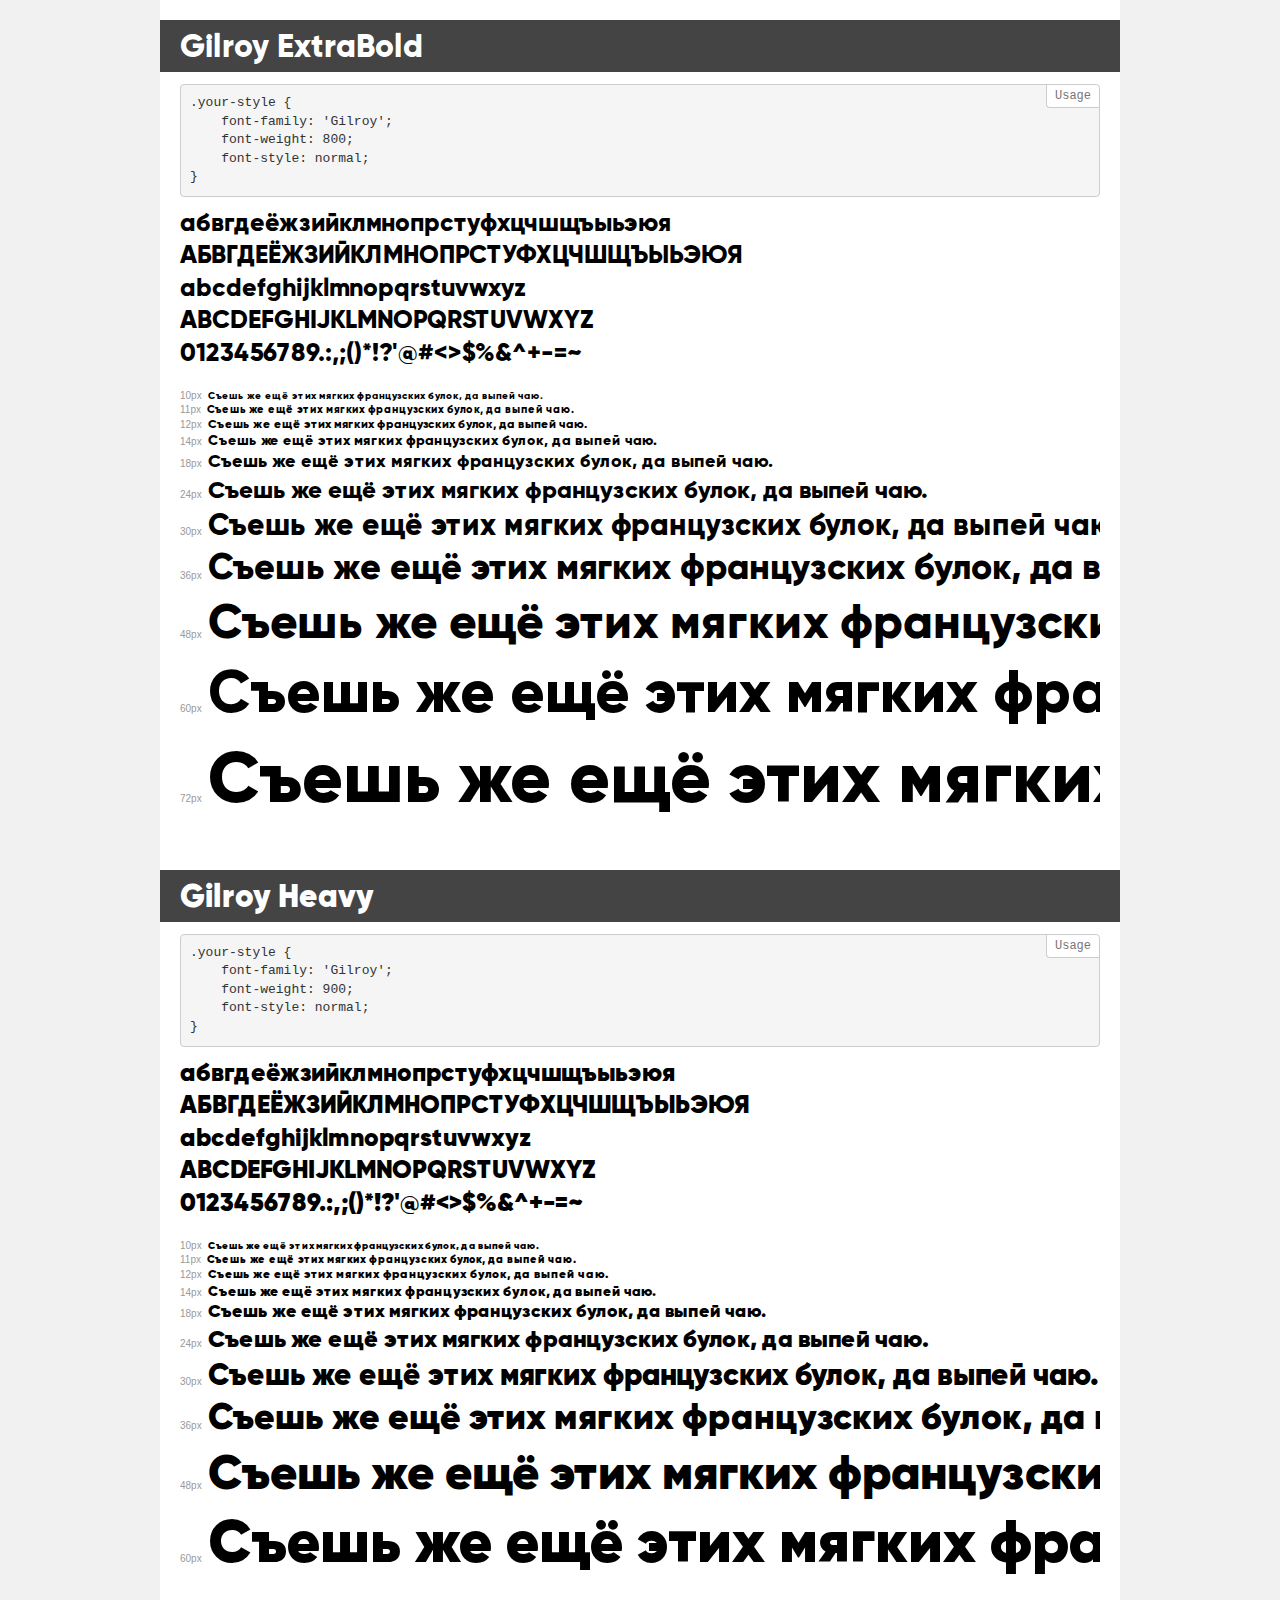
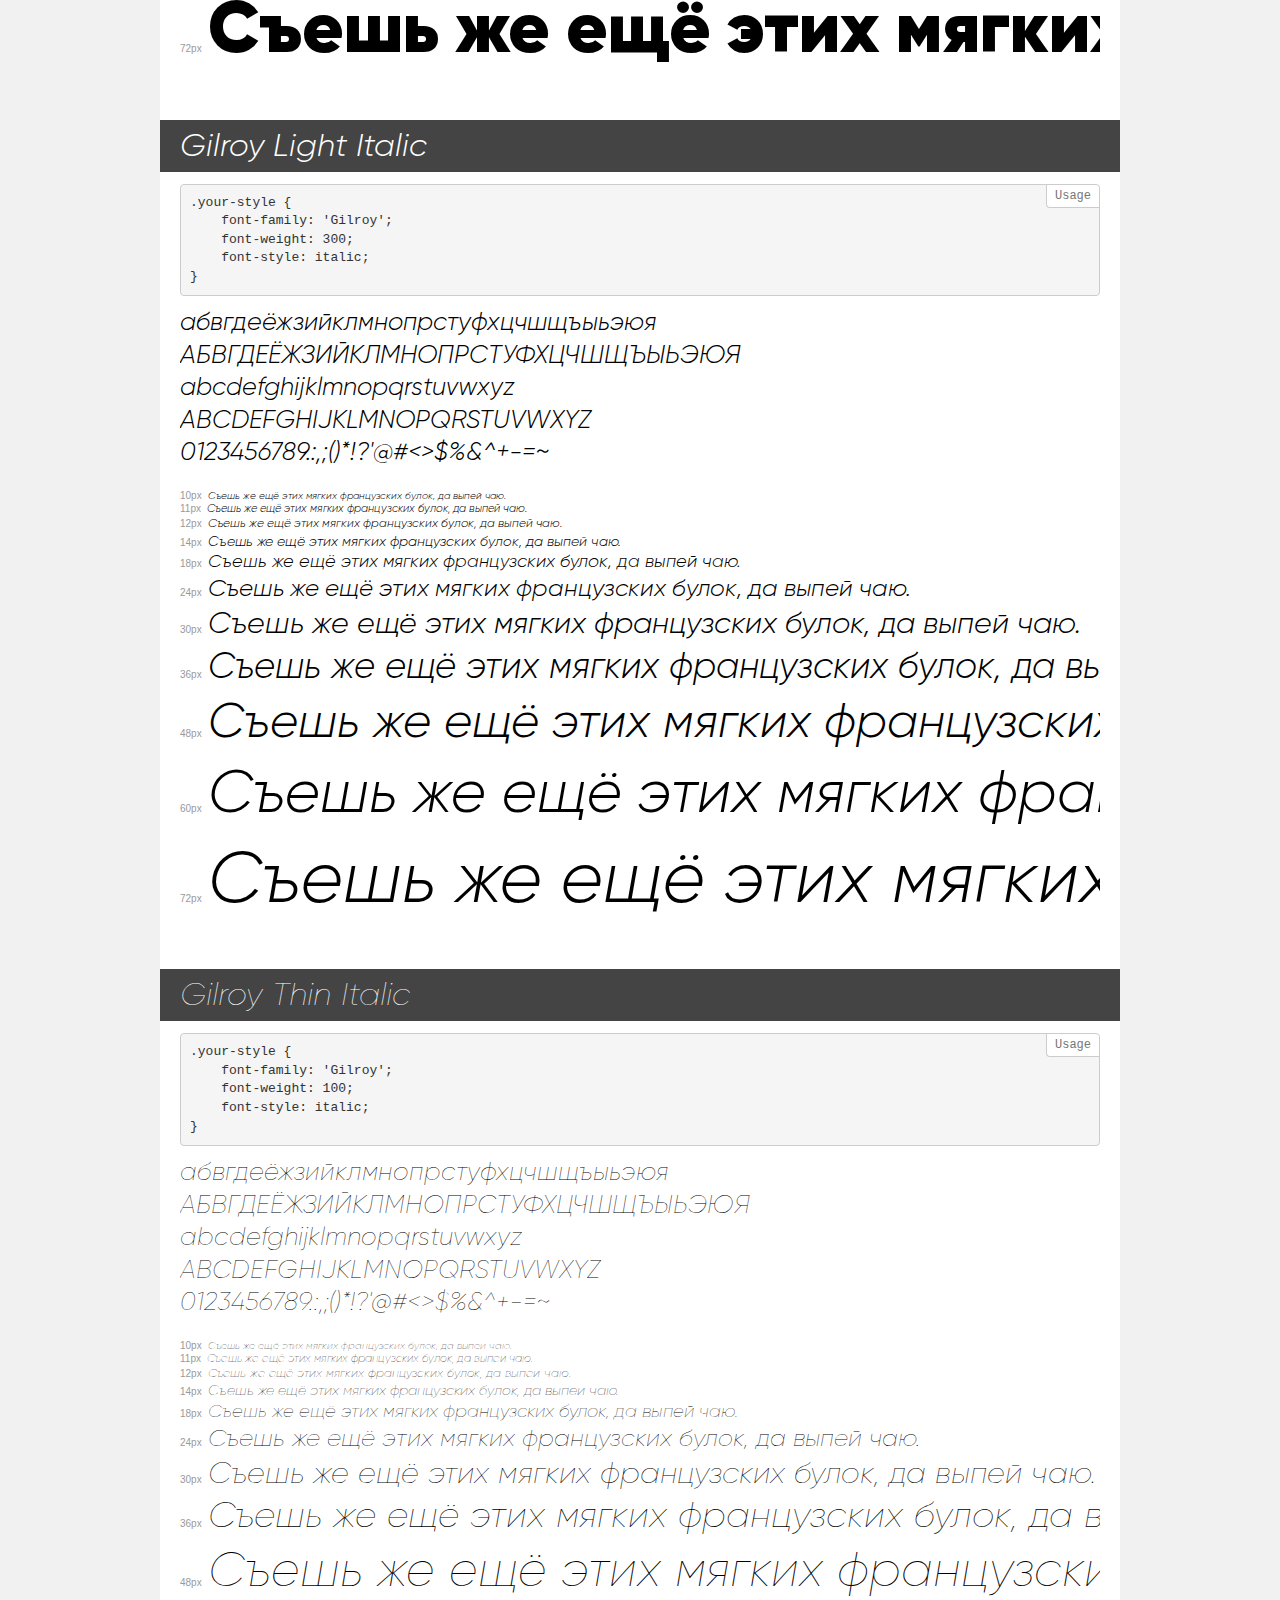
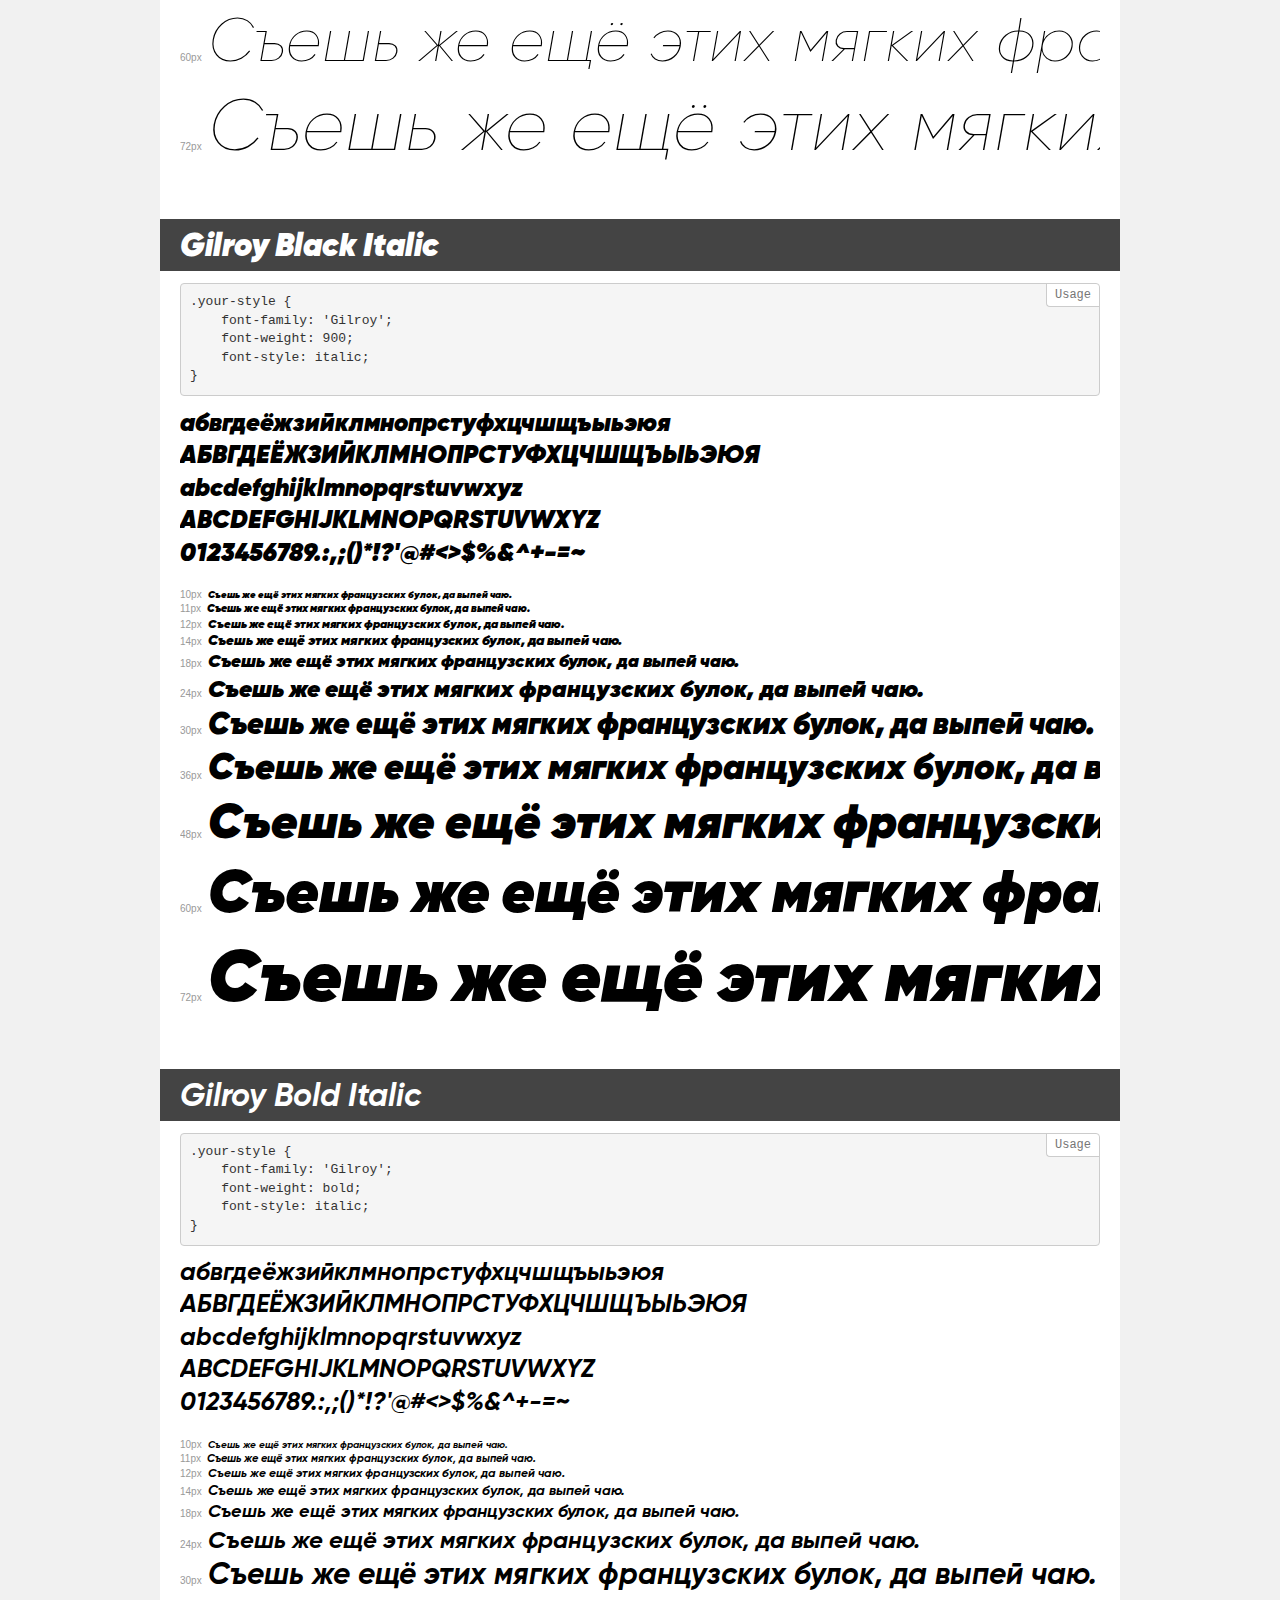
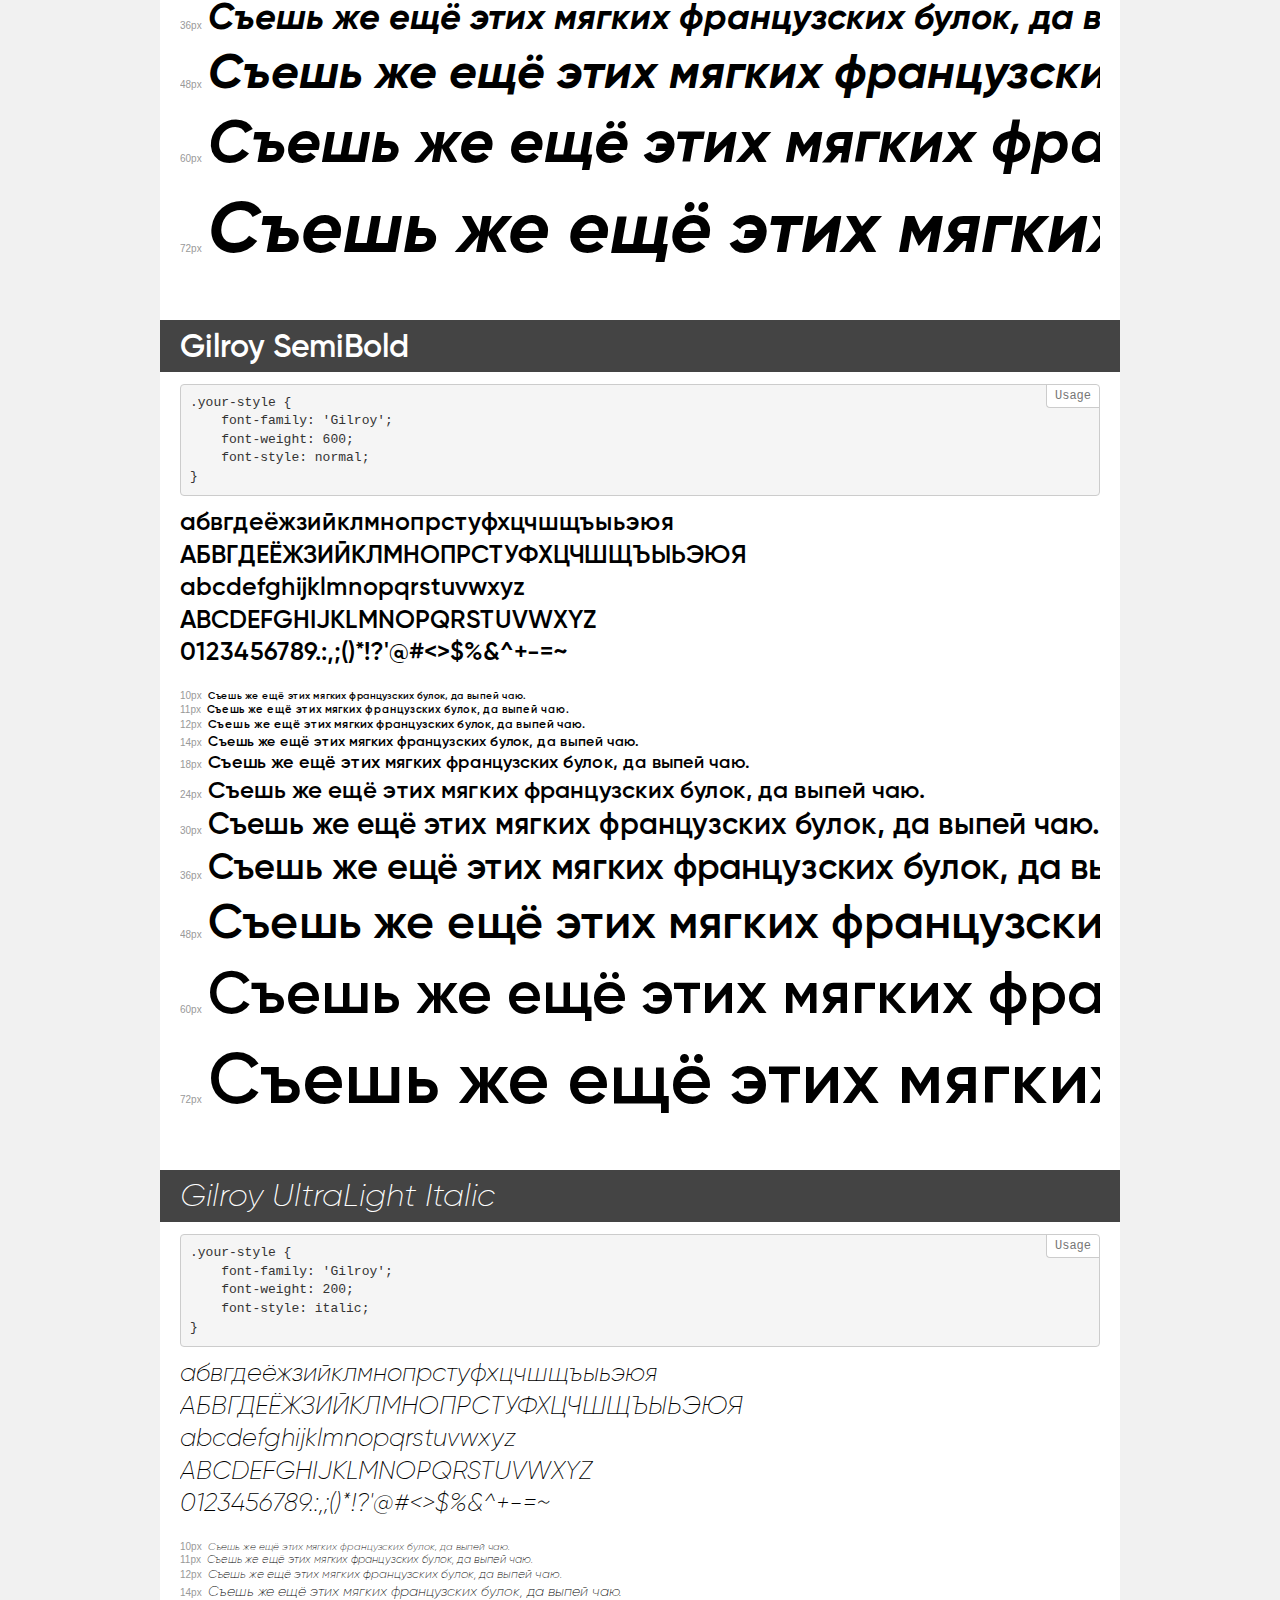
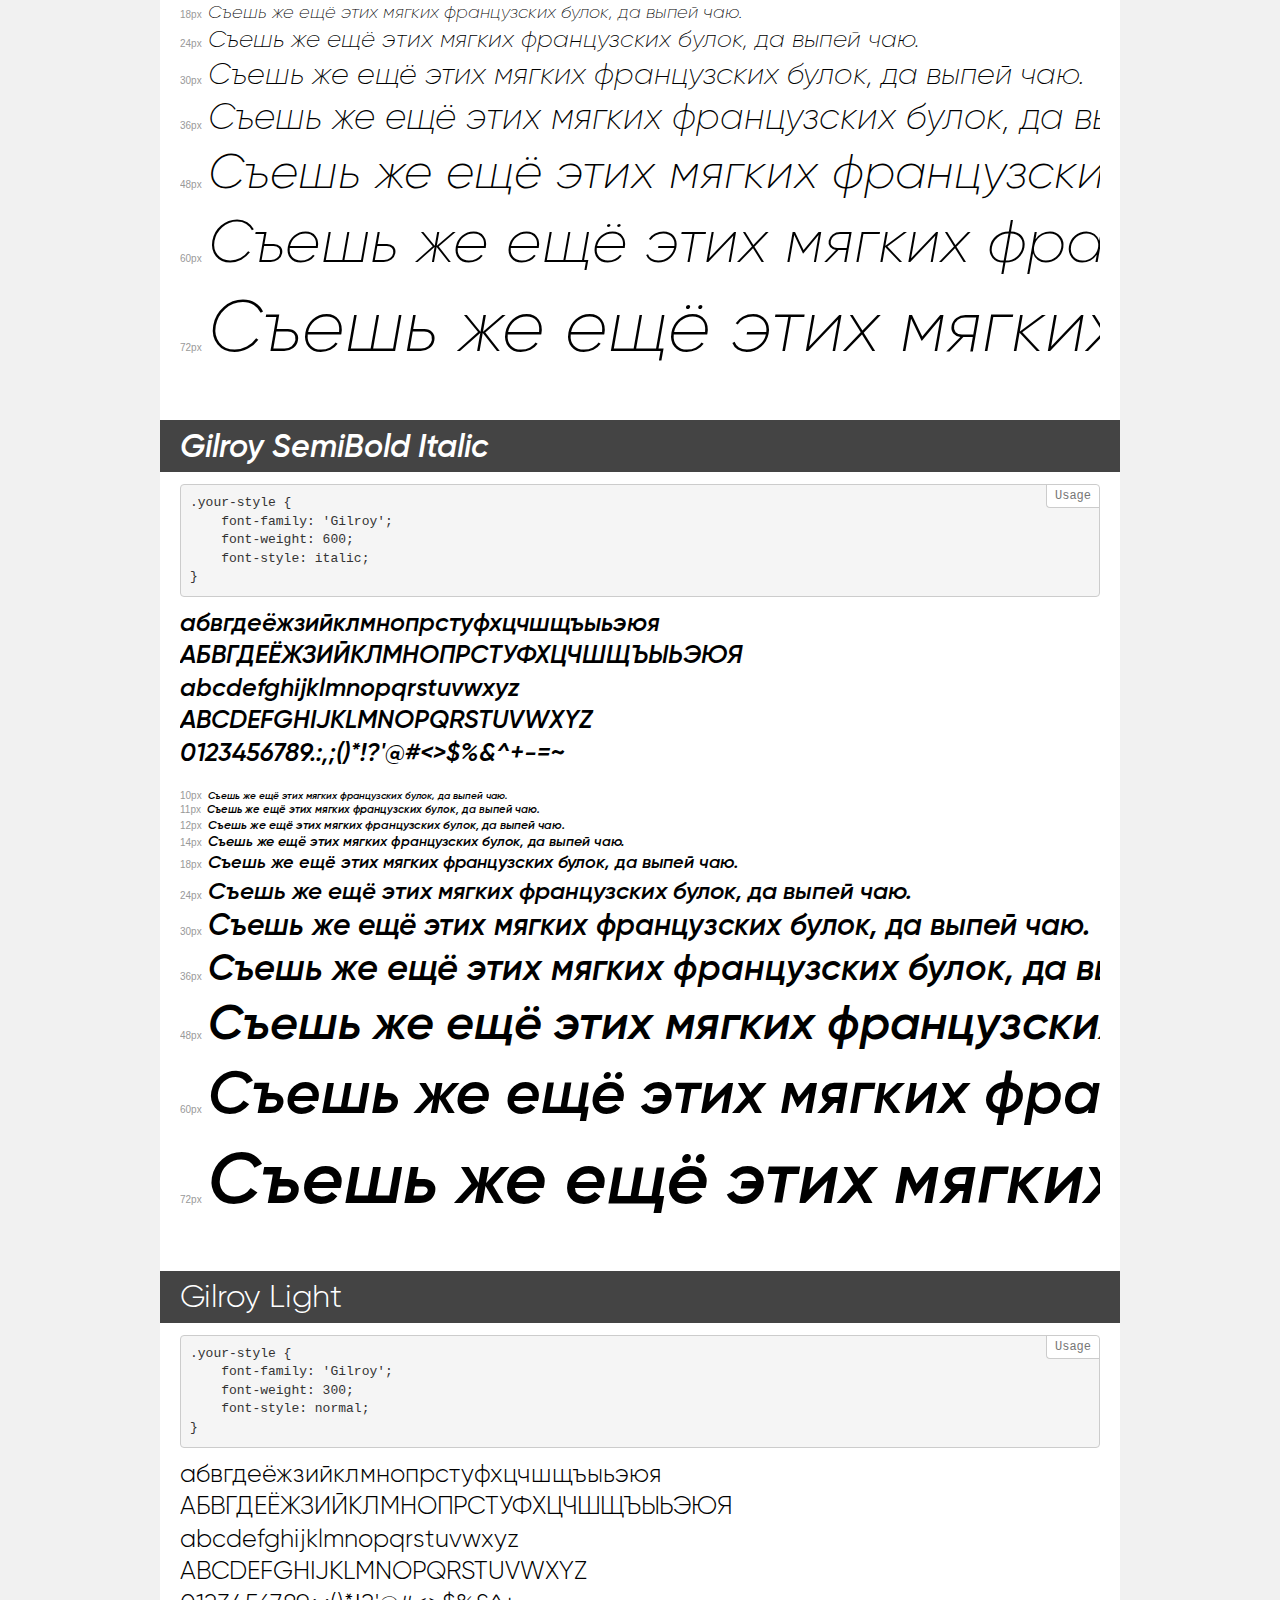
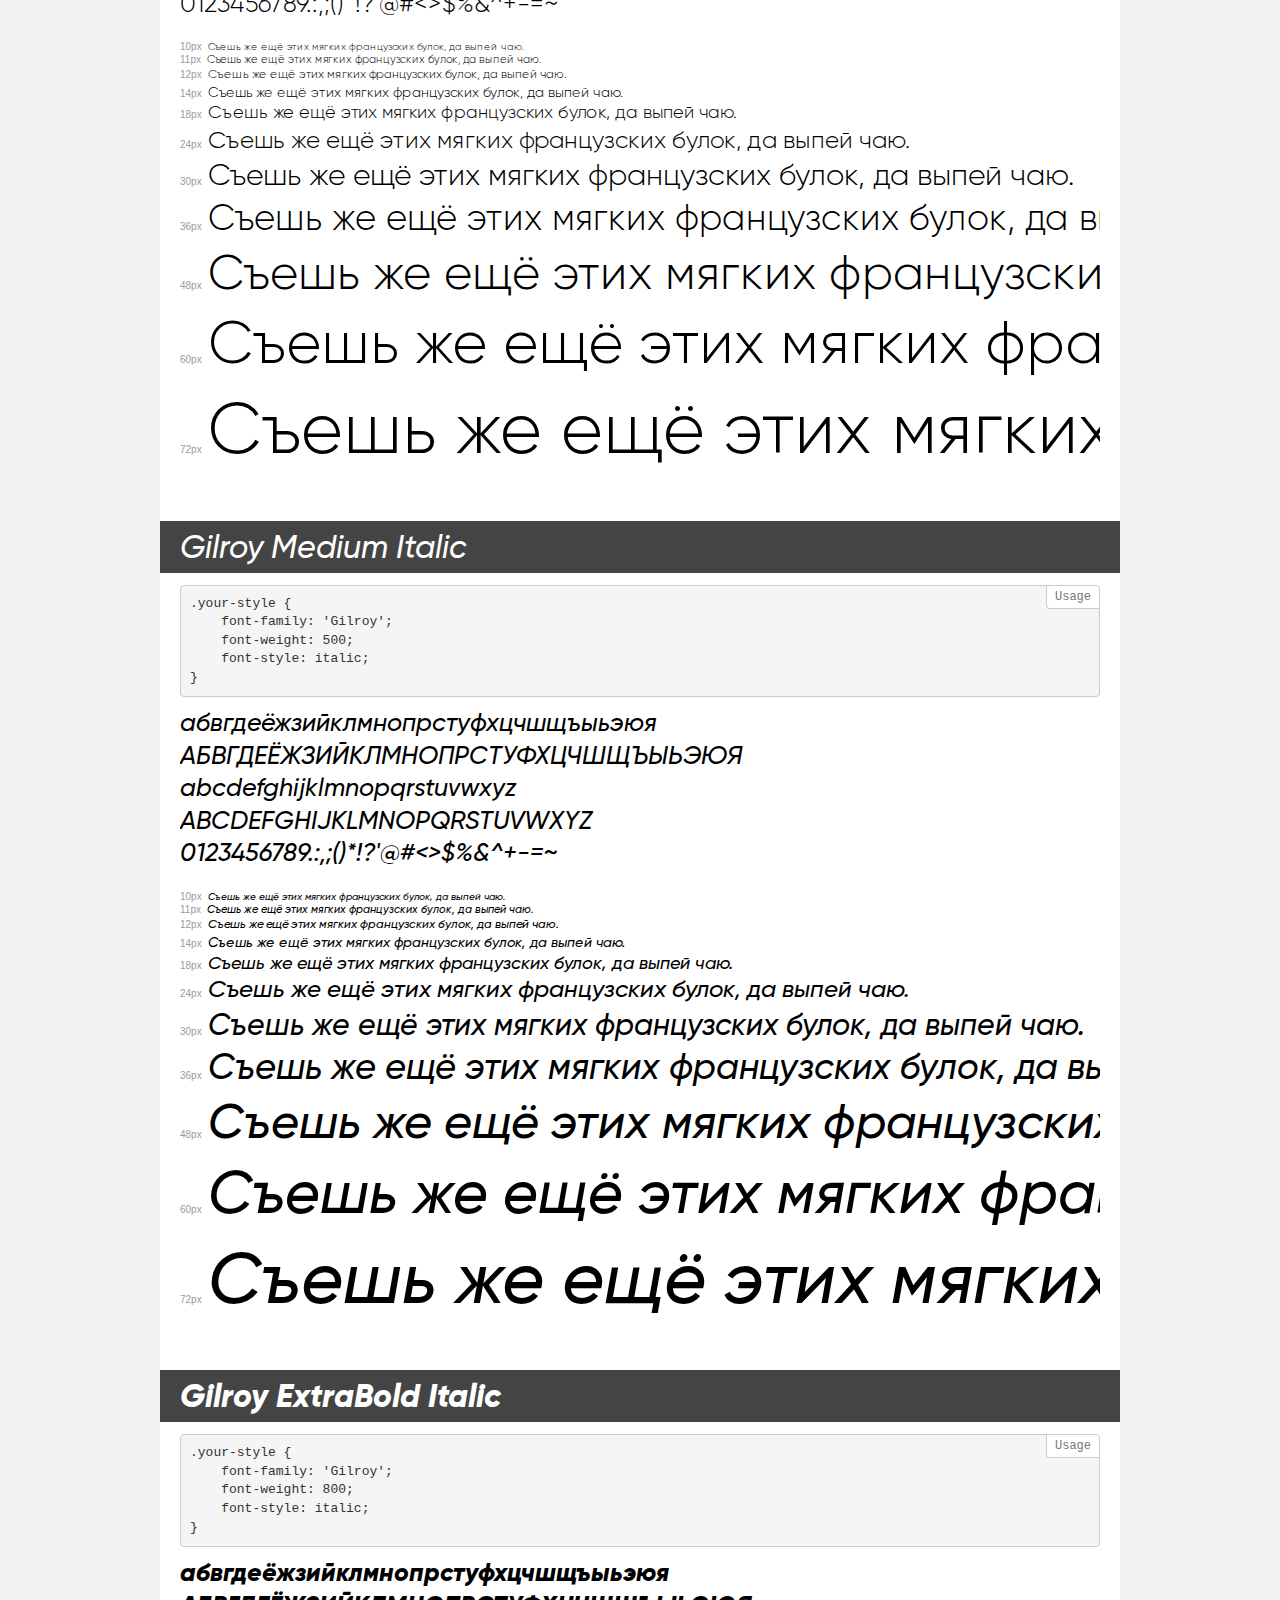
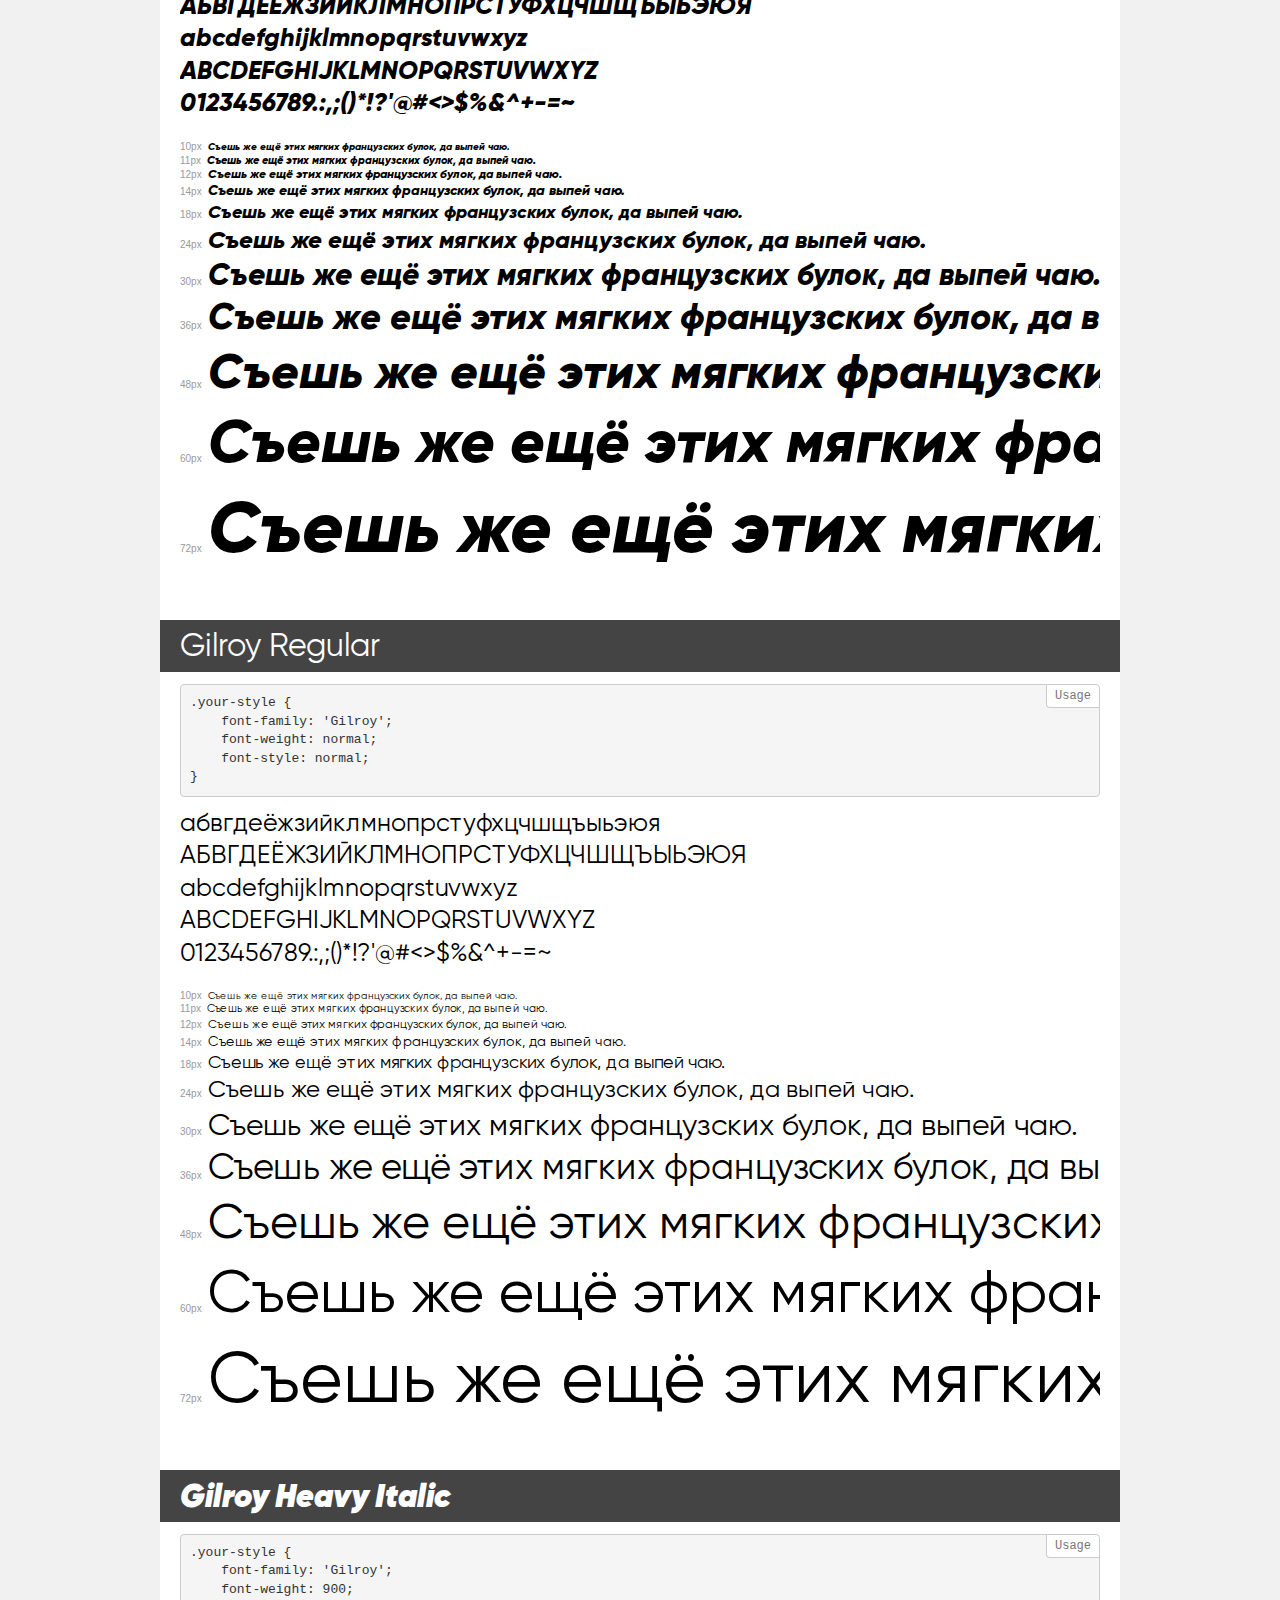
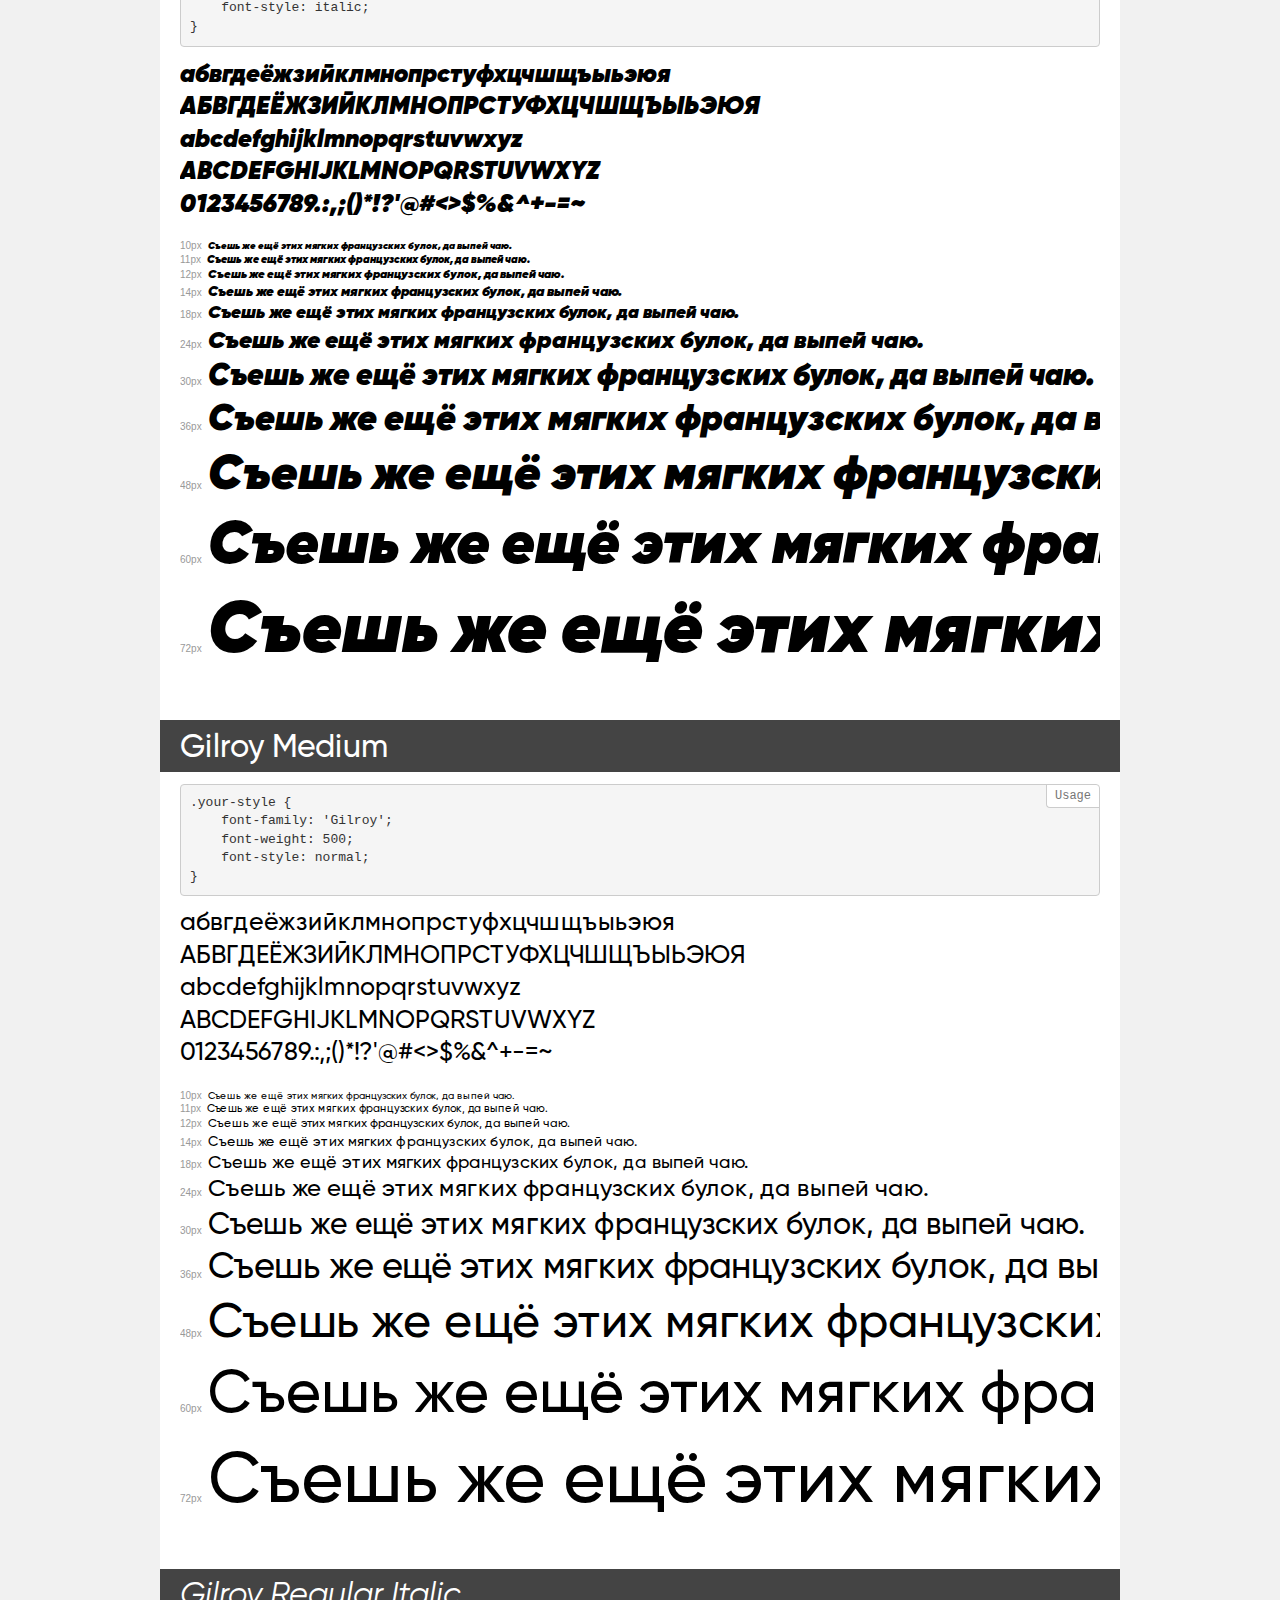
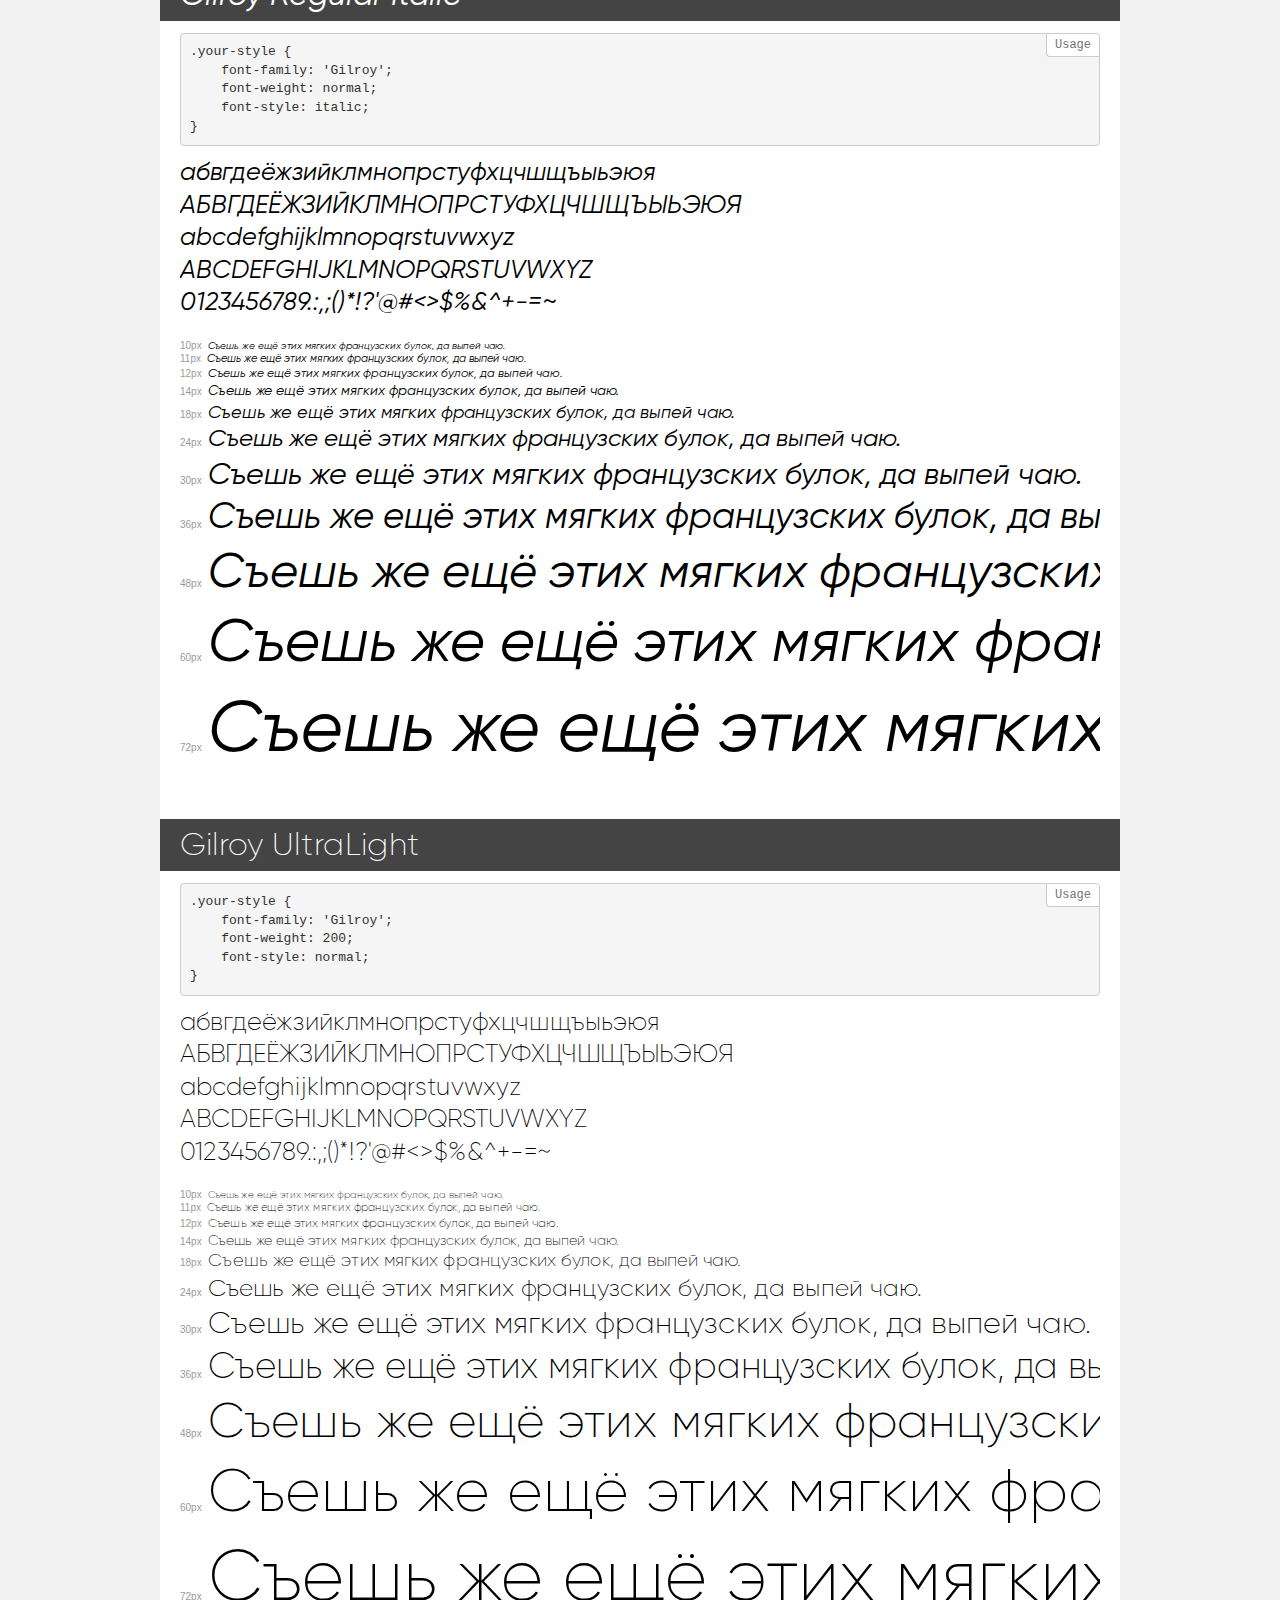
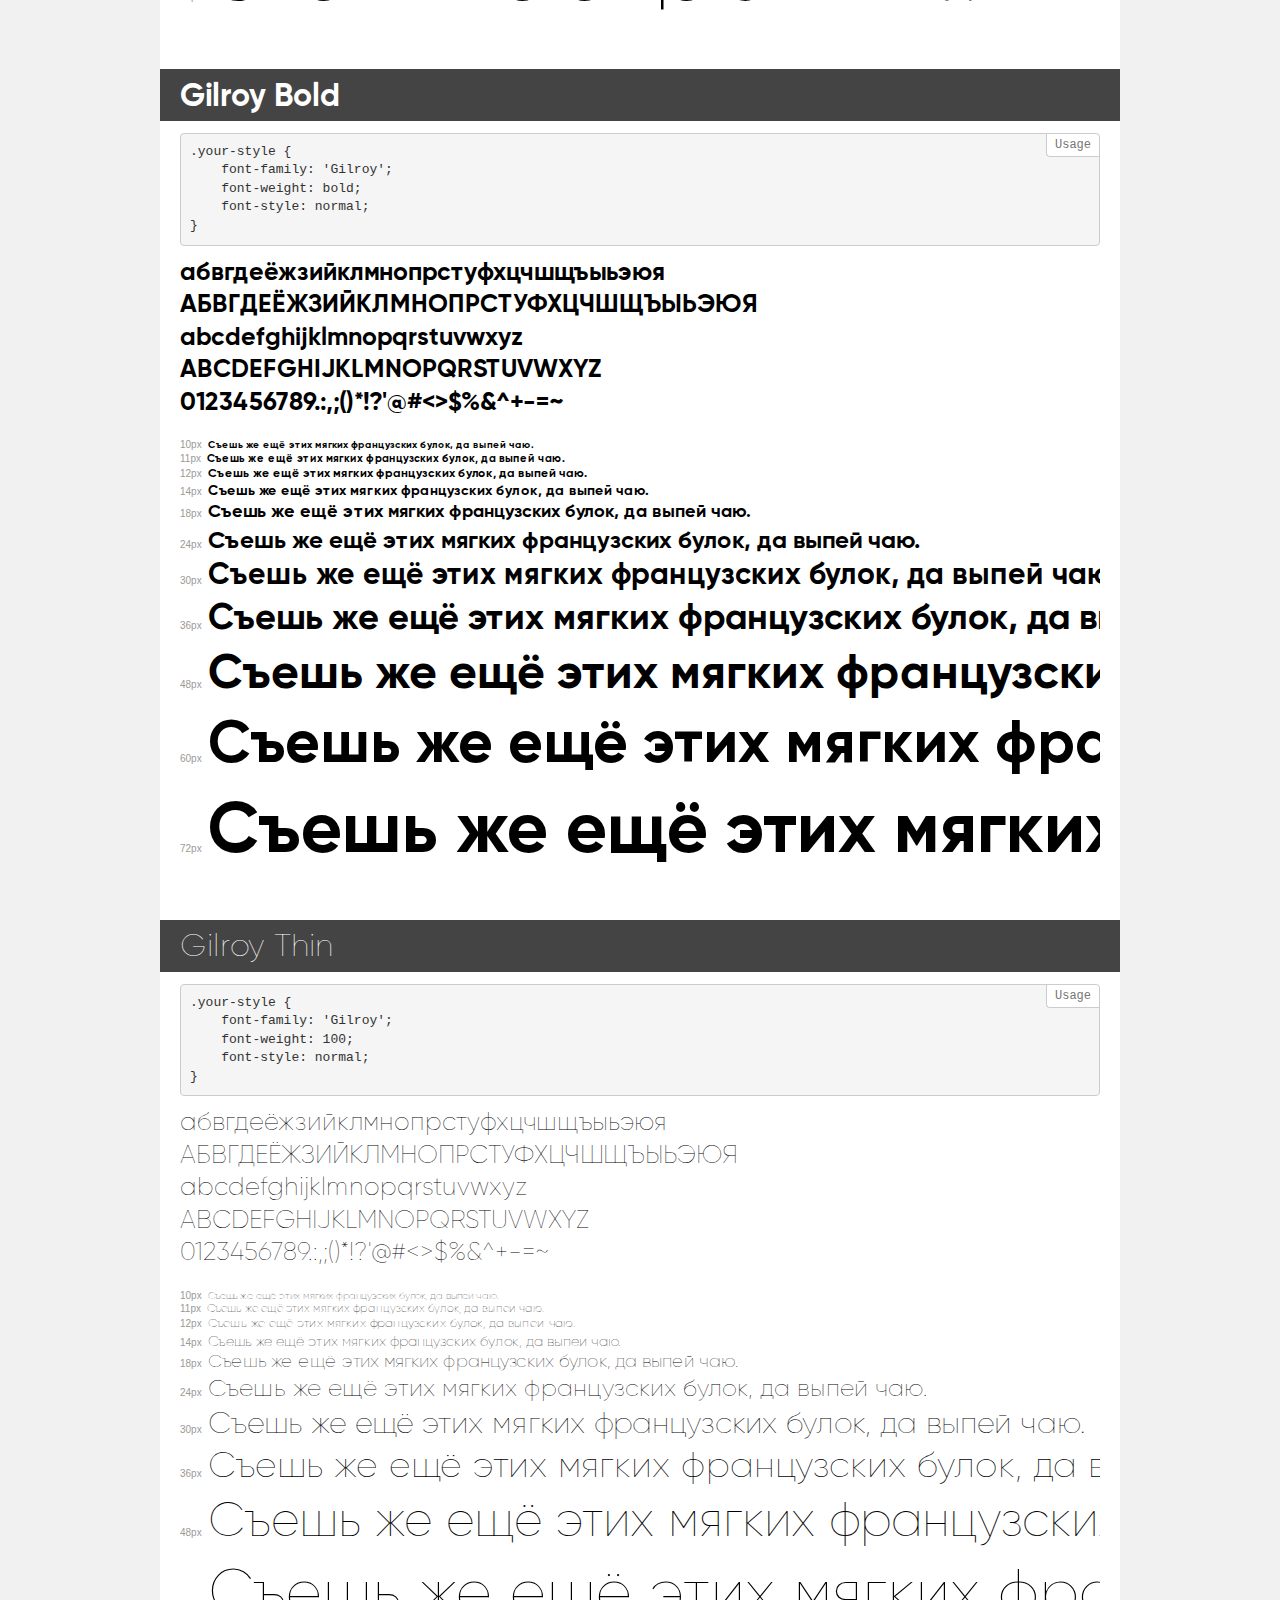
<file: fonts/demo.html>
<!DOCTYPE html>
<html>
<head>
    <meta charset="utf-8">
    <meta http-equiv="X-UA-Compatible" content="IE=edge">
    <meta name="viewport" content="width=device-width, initial-scale=1">
    <meta name="robots" content="noindex, noarchive">
    <meta name="format-detection" content="telephone=no">
    <title>Transfonter demo</title>
    <link href="stylesheet.css" rel="stylesheet">
    <style>
        /*
        http://meyerweb.com/eric/tools/css/reset/
        v2.0 | 20110126
        License: none (public domain)
        */
        html, body, div, span, applet, object, iframe,
        h1, h2, h3, h4, h5, h6, p, blockquote, pre,
        a, abbr, acronym, address, big, cite, code,
        del, dfn, em, img, ins, kbd, q, s, samp,
        small, strike, strong, sub, sup, tt, var,
        b, u, i, center,
        dl, dt, dd, ol, ul, li,
        fieldset, form, label, legend,
        table, caption, tbody, tfoot, thead, tr, th, td,
        article, aside, canvas, details, embed,
        figure, figcaption, footer, header, hgroup,
        menu, nav, output, ruby, section, summary,
        time, mark, audio, video {
            margin: 0;
            padding: 0;
            border: 0;
            font-size: 100%;
            font: inherit;
            vertical-align: baseline;
        }
        /* HTML5 display-role reset for older browsers */
        article, aside, details, figcaption, figure,
        footer, header, hgroup, menu, nav, section {
            display: block;
        }
        body {
            line-height: 1;
        }
        ol, ul {
            list-style: none;
        }
        blockquote, q {
            quotes: none;
        }
        blockquote:before, blockquote:after,
        q:before, q:after {
            content: '';
            content: none;
        }
        table {
            border-collapse: collapse;
            border-spacing: 0;
        }
        /* common styles */
        body {
            background: #f1f1f1;
            color: #000;
        }
        .page {
            background: #fff;
            width: 920px;
            margin: 0 auto;
            padding: 20px 20px 0 20px;
            overflow: hidden;
        }
        .font-container {
            overflow-x: auto;
            overflow-y: hidden;
            margin-bottom: 40px;
            line-height: 1.3;
            white-space: nowrap;
            padding-bottom: 5px;
        }
        h1 {
            position: relative;
            background: #444;
            font-size: 32px;
            color: #fff;
            padding: 10px 20px;
            margin: 0 -20px 12px -20px;
        }
        .letters {
            font-size: 25px;
            margin-bottom: 20px;
        }
        .s10:before {
            content: '10px';
        }
        .s11:before {
            content: '11px';
        }
        .s12:before {
            content: '12px';
        }
        .s14:before {
            content: '14px';
        }
        .s18:before {
            content: '18px';
        }
        .s24:before {
            content: '24px';
        }
        .s30:before {
            content: '30px';
        }
        .s36:before {
            content: '36px';
        }
        .s48:before {
            content: '48px';
        }
        .s60:before {
            content: '60px';
        }
        .s72:before {
            content: '72px';
        }
        .s10:before, .s11:before, .s12:before, .s14:before,
        .s18:before, .s24:before, .s30:before, .s36:before,
        .s48:before, .s60:before, .s72:before {
            font-family: Arial, sans-serif;
            font-size: 10px;
            font-weight: normal;
            font-style: normal;
            color: #999;
            padding-right: 6px;
        }
        pre {
            display: block;
            position: relative;
            padding: 9px;
            margin: 0 0 10px;
            font-family: Monaco, Menlo, Consolas, "Courier New", monospace !important;
            font-size: 13px;
            line-height: 1.428571429;
            color: #333;
            font-weight: normal !important;
            font-style: normal !important;
            background-color: #f5f5f5;
            border: 1px solid #ccc;
            overflow-x: auto;
            border-radius: 4px;
        }
        pre:after {
            display: block;
            position: absolute;
            right: 0;
            top: 0;
            content: 'Usage';
            line-height: 1;
            padding: 5px 8px;
            font-size: 12px;
            color: #767676;
            background-color: #fff;
            border: 1px solid #ccc;
            border-right: none;
            border-top: none;
            border-radius: 0 4px 0 4px;
            z-index: 10;
        }
        /* responsive */
        @media (max-width: 959px) {
            .page {
                width: auto;
                margin: 0;
            }
        }
    </style>
</head>
<body>
<div class="page">
    <div class="demo" style="font-family: 'Gilroy'; font-weight: 800; font-style: normal;">
        <h1>Gilroy ExtraBold</h1>
        <pre>.your-style {
    font-family: 'Gilroy';
    font-weight: 800;
    font-style: normal;
}</pre>
        <div class="font-container">
            <p class="letters">
                абвгдеёжзийклмнопрстуфхцчшщъыьэюя<br>
АБВГДЕЁЖЗИЙКЛМНОПРСТУФХЦЧШЩЪЫЬЭЮЯ<br>
abcdefghijklmnopqrstuvwxyz<br>
ABCDEFGHIJKLMNOPQRSTUVWXYZ<br>
                0123456789.:,;()*!?'@#<>$%&^+-=~
            </p>
            <p class="s10" style="font-size: 10px;">Съешь же ещё этих мягких французских булок, да выпей чаю.</p>
            <p class="s11" style="font-size: 11px;">Съешь же ещё этих мягких французских булок, да выпей чаю.</p>
            <p class="s12" style="font-size: 12px;">Съешь же ещё этих мягких французских булок, да выпей чаю.</p>
            <p class="s14" style="font-size: 14px;">Съешь же ещё этих мягких французских булок, да выпей чаю.</p>
            <p class="s18" style="font-size: 18px;">Съешь же ещё этих мягких французских булок, да выпей чаю.</p>
            <p class="s24" style="font-size: 24px;">Съешь же ещё этих мягких французских булок, да выпей чаю.</p>
            <p class="s30" style="font-size: 30px;">Съешь же ещё этих мягких французских булок, да выпей чаю.</p>
            <p class="s36" style="font-size: 36px;">Съешь же ещё этих мягких французских булок, да выпей чаю.</p>
            <p class="s48" style="font-size: 48px;">Съешь же ещё этих мягких французских булок, да выпей чаю.</p>
            <p class="s60" style="font-size: 60px;">Съешь же ещё этих мягких французских булок, да выпей чаю.</p>
            <p class="s72" style="font-size: 72px;">Съешь же ещё этих мягких французских булок, да выпей чаю.</p>
        </div>
    </div>
    <div class="demo" style="font-family: 'Gilroy'; font-weight: 900; font-style: normal;">
        <h1>Gilroy Heavy</h1>
        <pre>.your-style {
    font-family: 'Gilroy';
    font-weight: 900;
    font-style: normal;
}</pre>
        <div class="font-container">
            <p class="letters">
                абвгдеёжзийклмнопрстуфхцчшщъыьэюя<br>
АБВГДЕЁЖЗИЙКЛМНОПРСТУФХЦЧШЩЪЫЬЭЮЯ<br>
abcdefghijklmnopqrstuvwxyz<br>
ABCDEFGHIJKLMNOPQRSTUVWXYZ<br>
                0123456789.:,;()*!?'@#<>$%&^+-=~
            </p>
            <p class="s10" style="font-size: 10px;">Съешь же ещё этих мягких французских булок, да выпей чаю.</p>
            <p class="s11" style="font-size: 11px;">Съешь же ещё этих мягких французских булок, да выпей чаю.</p>
            <p class="s12" style="font-size: 12px;">Съешь же ещё этих мягких французских булок, да выпей чаю.</p>
            <p class="s14" style="font-size: 14px;">Съешь же ещё этих мягких французских булок, да выпей чаю.</p>
            <p class="s18" style="font-size: 18px;">Съешь же ещё этих мягких французских булок, да выпей чаю.</p>
            <p class="s24" style="font-size: 24px;">Съешь же ещё этих мягких французских булок, да выпей чаю.</p>
            <p class="s30" style="font-size: 30px;">Съешь же ещё этих мягких французских булок, да выпей чаю.</p>
            <p class="s36" style="font-size: 36px;">Съешь же ещё этих мягких французских булок, да выпей чаю.</p>
            <p class="s48" style="font-size: 48px;">Съешь же ещё этих мягких французских булок, да выпей чаю.</p>
            <p class="s60" style="font-size: 60px;">Съешь же ещё этих мягких французских булок, да выпей чаю.</p>
            <p class="s72" style="font-size: 72px;">Съешь же ещё этих мягких французских булок, да выпей чаю.</p>
        </div>
    </div>
    <div class="demo" style="font-family: 'Gilroy'; font-weight: 300; font-style: italic;">
        <h1>Gilroy Light Italic</h1>
        <pre>.your-style {
    font-family: 'Gilroy';
    font-weight: 300;
    font-style: italic;
}</pre>
        <div class="font-container">
            <p class="letters">
                абвгдеёжзийклмнопрстуфхцчшщъыьэюя<br>
АБВГДЕЁЖЗИЙКЛМНОПРСТУФХЦЧШЩЪЫЬЭЮЯ<br>
abcdefghijklmnopqrstuvwxyz<br>
ABCDEFGHIJKLMNOPQRSTUVWXYZ<br>
                0123456789.:,;()*!?'@#<>$%&^+-=~
            </p>
            <p class="s10" style="font-size: 10px;">Съешь же ещё этих мягких французских булок, да выпей чаю.</p>
            <p class="s11" style="font-size: 11px;">Съешь же ещё этих мягких французских булок, да выпей чаю.</p>
            <p class="s12" style="font-size: 12px;">Съешь же ещё этих мягких французских булок, да выпей чаю.</p>
            <p class="s14" style="font-size: 14px;">Съешь же ещё этих мягких французских булок, да выпей чаю.</p>
            <p class="s18" style="font-size: 18px;">Съешь же ещё этих мягких французских булок, да выпей чаю.</p>
            <p class="s24" style="font-size: 24px;">Съешь же ещё этих мягких французских булок, да выпей чаю.</p>
            <p class="s30" style="font-size: 30px;">Съешь же ещё этих мягких французских булок, да выпей чаю.</p>
            <p class="s36" style="font-size: 36px;">Съешь же ещё этих мягких французских булок, да выпей чаю.</p>
            <p class="s48" style="font-size: 48px;">Съешь же ещё этих мягких французских булок, да выпей чаю.</p>
            <p class="s60" style="font-size: 60px;">Съешь же ещё этих мягких французских булок, да выпей чаю.</p>
            <p class="s72" style="font-size: 72px;">Съешь же ещё этих мягких французских булок, да выпей чаю.</p>
        </div>
    </div>
    <div class="demo" style="font-family: 'Gilroy'; font-weight: 100; font-style: italic;">
        <h1>Gilroy Thin Italic</h1>
        <pre>.your-style {
    font-family: 'Gilroy';
    font-weight: 100;
    font-style: italic;
}</pre>
        <div class="font-container">
            <p class="letters">
                абвгдеёжзийклмнопрстуфхцчшщъыьэюя<br>
АБВГДЕЁЖЗИЙКЛМНОПРСТУФХЦЧШЩЪЫЬЭЮЯ<br>
abcdefghijklmnopqrstuvwxyz<br>
ABCDEFGHIJKLMNOPQRSTUVWXYZ<br>
                0123456789.:,;()*!?'@#<>$%&^+-=~
            </p>
            <p class="s10" style="font-size: 10px;">Съешь же ещё этих мягких французских булок, да выпей чаю.</p>
            <p class="s11" style="font-size: 11px;">Съешь же ещё этих мягких французских булок, да выпей чаю.</p>
            <p class="s12" style="font-size: 12px;">Съешь же ещё этих мягких французских булок, да выпей чаю.</p>
            <p class="s14" style="font-size: 14px;">Съешь же ещё этих мягких французских булок, да выпей чаю.</p>
            <p class="s18" style="font-size: 18px;">Съешь же ещё этих мягких французских булок, да выпей чаю.</p>
            <p class="s24" style="font-size: 24px;">Съешь же ещё этих мягких французских булок, да выпей чаю.</p>
            <p class="s30" style="font-size: 30px;">Съешь же ещё этих мягких французских булок, да выпей чаю.</p>
            <p class="s36" style="font-size: 36px;">Съешь же ещё этих мягких французских булок, да выпей чаю.</p>
            <p class="s48" style="font-size: 48px;">Съешь же ещё этих мягких французских булок, да выпей чаю.</p>
            <p class="s60" style="font-size: 60px;">Съешь же ещё этих мягких французских булок, да выпей чаю.</p>
            <p class="s72" style="font-size: 72px;">Съешь же ещё этих мягких французских булок, да выпей чаю.</p>
        </div>
    </div>
    <div class="demo" style="font-family: 'Gilroy'; font-weight: 900; font-style: italic;">
        <h1>Gilroy Black Italic</h1>
        <pre>.your-style {
    font-family: 'Gilroy';
    font-weight: 900;
    font-style: italic;
}</pre>
        <div class="font-container">
            <p class="letters">
                абвгдеёжзийклмнопрстуфхцчшщъыьэюя<br>
АБВГДЕЁЖЗИЙКЛМНОПРСТУФХЦЧШЩЪЫЬЭЮЯ<br>
abcdefghijklmnopqrstuvwxyz<br>
ABCDEFGHIJKLMNOPQRSTUVWXYZ<br>
                0123456789.:,;()*!?'@#<>$%&^+-=~
            </p>
            <p class="s10" style="font-size: 10px;">Съешь же ещё этих мягких французских булок, да выпей чаю.</p>
            <p class="s11" style="font-size: 11px;">Съешь же ещё этих мягких французских булок, да выпей чаю.</p>
            <p class="s12" style="font-size: 12px;">Съешь же ещё этих мягких французских булок, да выпей чаю.</p>
            <p class="s14" style="font-size: 14px;">Съешь же ещё этих мягких французских булок, да выпей чаю.</p>
            <p class="s18" style="font-size: 18px;">Съешь же ещё этих мягких французских булок, да выпей чаю.</p>
            <p class="s24" style="font-size: 24px;">Съешь же ещё этих мягких французских булок, да выпей чаю.</p>
            <p class="s30" style="font-size: 30px;">Съешь же ещё этих мягких французских булок, да выпей чаю.</p>
            <p class="s36" style="font-size: 36px;">Съешь же ещё этих мягких французских булок, да выпей чаю.</p>
            <p class="s48" style="font-size: 48px;">Съешь же ещё этих мягких французских булок, да выпей чаю.</p>
            <p class="s60" style="font-size: 60px;">Съешь же ещё этих мягких французских булок, да выпей чаю.</p>
            <p class="s72" style="font-size: 72px;">Съешь же ещё этих мягких французских булок, да выпей чаю.</p>
        </div>
    </div>
    <div class="demo" style="font-family: 'Gilroy'; font-weight: bold; font-style: italic;">
        <h1>Gilroy Bold Italic</h1>
        <pre>.your-style {
    font-family: 'Gilroy';
    font-weight: bold;
    font-style: italic;
}</pre>
        <div class="font-container">
            <p class="letters">
                абвгдеёжзийклмнопрстуфхцчшщъыьэюя<br>
АБВГДЕЁЖЗИЙКЛМНОПРСТУФХЦЧШЩЪЫЬЭЮЯ<br>
abcdefghijklmnopqrstuvwxyz<br>
ABCDEFGHIJKLMNOPQRSTUVWXYZ<br>
                0123456789.:,;()*!?'@#<>$%&^+-=~
            </p>
            <p class="s10" style="font-size: 10px;">Съешь же ещё этих мягких французских булок, да выпей чаю.</p>
            <p class="s11" style="font-size: 11px;">Съешь же ещё этих мягких французских булок, да выпей чаю.</p>
            <p class="s12" style="font-size: 12px;">Съешь же ещё этих мягких французских булок, да выпей чаю.</p>
            <p class="s14" style="font-size: 14px;">Съешь же ещё этих мягких французских булок, да выпей чаю.</p>
            <p class="s18" style="font-size: 18px;">Съешь же ещё этих мягких французских булок, да выпей чаю.</p>
            <p class="s24" style="font-size: 24px;">Съешь же ещё этих мягких французских булок, да выпей чаю.</p>
            <p class="s30" style="font-size: 30px;">Съешь же ещё этих мягких французских булок, да выпей чаю.</p>
            <p class="s36" style="font-size: 36px;">Съешь же ещё этих мягких французских булок, да выпей чаю.</p>
            <p class="s48" style="font-size: 48px;">Съешь же ещё этих мягких французских булок, да выпей чаю.</p>
            <p class="s60" style="font-size: 60px;">Съешь же ещё этих мягких французских булок, да выпей чаю.</p>
            <p class="s72" style="font-size: 72px;">Съешь же ещё этих мягких французских булок, да выпей чаю.</p>
        </div>
    </div>
    <div class="demo" style="font-family: 'Gilroy'; font-weight: 600; font-style: normal;">
        <h1>Gilroy SemiBold</h1>
        <pre>.your-style {
    font-family: 'Gilroy';
    font-weight: 600;
    font-style: normal;
}</pre>
        <div class="font-container">
            <p class="letters">
                абвгдеёжзийклмнопрстуфхцчшщъыьэюя<br>
АБВГДЕЁЖЗИЙКЛМНОПРСТУФХЦЧШЩЪЫЬЭЮЯ<br>
abcdefghijklmnopqrstuvwxyz<br>
ABCDEFGHIJKLMNOPQRSTUVWXYZ<br>
                0123456789.:,;()*!?'@#<>$%&^+-=~
            </p>
            <p class="s10" style="font-size: 10px;">Съешь же ещё этих мягких французских булок, да выпей чаю.</p>
            <p class="s11" style="font-size: 11px;">Съешь же ещё этих мягких французских булок, да выпей чаю.</p>
            <p class="s12" style="font-size: 12px;">Съешь же ещё этих мягких французских булок, да выпей чаю.</p>
            <p class="s14" style="font-size: 14px;">Съешь же ещё этих мягких французских булок, да выпей чаю.</p>
            <p class="s18" style="font-size: 18px;">Съешь же ещё этих мягких французских булок, да выпей чаю.</p>
            <p class="s24" style="font-size: 24px;">Съешь же ещё этих мягких французских булок, да выпей чаю.</p>
            <p class="s30" style="font-size: 30px;">Съешь же ещё этих мягких французских булок, да выпей чаю.</p>
            <p class="s36" style="font-size: 36px;">Съешь же ещё этих мягких французских булок, да выпей чаю.</p>
            <p class="s48" style="font-size: 48px;">Съешь же ещё этих мягких французских булок, да выпей чаю.</p>
            <p class="s60" style="font-size: 60px;">Съешь же ещё этих мягких французских булок, да выпей чаю.</p>
            <p class="s72" style="font-size: 72px;">Съешь же ещё этих мягких французских булок, да выпей чаю.</p>
        </div>
    </div>
    <div class="demo" style="font-family: 'Gilroy'; font-weight: 200; font-style: italic;">
        <h1>Gilroy UltraLight Italic</h1>
        <pre>.your-style {
    font-family: 'Gilroy';
    font-weight: 200;
    font-style: italic;
}</pre>
        <div class="font-container">
            <p class="letters">
                абвгдеёжзийклмнопрстуфхцчшщъыьэюя<br>
АБВГДЕЁЖЗИЙКЛМНОПРСТУФХЦЧШЩЪЫЬЭЮЯ<br>
abcdefghijklmnopqrstuvwxyz<br>
ABCDEFGHIJKLMNOPQRSTUVWXYZ<br>
                0123456789.:,;()*!?'@#<>$%&^+-=~
            </p>
            <p class="s10" style="font-size: 10px;">Съешь же ещё этих мягких французских булок, да выпей чаю.</p>
            <p class="s11" style="font-size: 11px;">Съешь же ещё этих мягких французских булок, да выпей чаю.</p>
            <p class="s12" style="font-size: 12px;">Съешь же ещё этих мягких французских булок, да выпей чаю.</p>
            <p class="s14" style="font-size: 14px;">Съешь же ещё этих мягких французских булок, да выпей чаю.</p>
            <p class="s18" style="font-size: 18px;">Съешь же ещё этих мягких французских булок, да выпей чаю.</p>
            <p class="s24" style="font-size: 24px;">Съешь же ещё этих мягких французских булок, да выпей чаю.</p>
            <p class="s30" style="font-size: 30px;">Съешь же ещё этих мягких французских булок, да выпей чаю.</p>
            <p class="s36" style="font-size: 36px;">Съешь же ещё этих мягких французских булок, да выпей чаю.</p>
            <p class="s48" style="font-size: 48px;">Съешь же ещё этих мягких французских булок, да выпей чаю.</p>
            <p class="s60" style="font-size: 60px;">Съешь же ещё этих мягких французских булок, да выпей чаю.</p>
            <p class="s72" style="font-size: 72px;">Съешь же ещё этих мягких французских булок, да выпей чаю.</p>
        </div>
    </div>
    <div class="demo" style="font-family: 'Gilroy'; font-weight: 600; font-style: italic;">
        <h1>Gilroy SemiBold Italic</h1>
        <pre>.your-style {
    font-family: 'Gilroy';
    font-weight: 600;
    font-style: italic;
}</pre>
        <div class="font-container">
            <p class="letters">
                абвгдеёжзийклмнопрстуфхцчшщъыьэюя<br>
АБВГДЕЁЖЗИЙКЛМНОПРСТУФХЦЧШЩЪЫЬЭЮЯ<br>
abcdefghijklmnopqrstuvwxyz<br>
ABCDEFGHIJKLMNOPQRSTUVWXYZ<br>
                0123456789.:,;()*!?'@#<>$%&^+-=~
            </p>
            <p class="s10" style="font-size: 10px;">Съешь же ещё этих мягких французских булок, да выпей чаю.</p>
            <p class="s11" style="font-size: 11px;">Съешь же ещё этих мягких французских булок, да выпей чаю.</p>
            <p class="s12" style="font-size: 12px;">Съешь же ещё этих мягких французских булок, да выпей чаю.</p>
            <p class="s14" style="font-size: 14px;">Съешь же ещё этих мягких французских булок, да выпей чаю.</p>
            <p class="s18" style="font-size: 18px;">Съешь же ещё этих мягких французских булок, да выпей чаю.</p>
            <p class="s24" style="font-size: 24px;">Съешь же ещё этих мягких французских булок, да выпей чаю.</p>
            <p class="s30" style="font-size: 30px;">Съешь же ещё этих мягких французских булок, да выпей чаю.</p>
            <p class="s36" style="font-size: 36px;">Съешь же ещё этих мягких французских булок, да выпей чаю.</p>
            <p class="s48" style="font-size: 48px;">Съешь же ещё этих мягких французских булок, да выпей чаю.</p>
            <p class="s60" style="font-size: 60px;">Съешь же ещё этих мягких французских булок, да выпей чаю.</p>
            <p class="s72" style="font-size: 72px;">Съешь же ещё этих мягких французских булок, да выпей чаю.</p>
        </div>
    </div>
    <div class="demo" style="font-family: 'Gilroy'; font-weight: 300; font-style: normal;">
        <h1>Gilroy Light</h1>
        <pre>.your-style {
    font-family: 'Gilroy';
    font-weight: 300;
    font-style: normal;
}</pre>
        <div class="font-container">
            <p class="letters">
                абвгдеёжзийклмнопрстуфхцчшщъыьэюя<br>
АБВГДЕЁЖЗИЙКЛМНОПРСТУФХЦЧШЩЪЫЬЭЮЯ<br>
abcdefghijklmnopqrstuvwxyz<br>
ABCDEFGHIJKLMNOPQRSTUVWXYZ<br>
                0123456789.:,;()*!?'@#<>$%&^+-=~
            </p>
            <p class="s10" style="font-size: 10px;">Съешь же ещё этих мягких французских булок, да выпей чаю.</p>
            <p class="s11" style="font-size: 11px;">Съешь же ещё этих мягких французских булок, да выпей чаю.</p>
            <p class="s12" style="font-size: 12px;">Съешь же ещё этих мягких французских булок, да выпей чаю.</p>
            <p class="s14" style="font-size: 14px;">Съешь же ещё этих мягких французских булок, да выпей чаю.</p>
            <p class="s18" style="font-size: 18px;">Съешь же ещё этих мягких французских булок, да выпей чаю.</p>
            <p class="s24" style="font-size: 24px;">Съешь же ещё этих мягких французских булок, да выпей чаю.</p>
            <p class="s30" style="font-size: 30px;">Съешь же ещё этих мягких французских булок, да выпей чаю.</p>
            <p class="s36" style="font-size: 36px;">Съешь же ещё этих мягких французских булок, да выпей чаю.</p>
            <p class="s48" style="font-size: 48px;">Съешь же ещё этих мягких французских булок, да выпей чаю.</p>
            <p class="s60" style="font-size: 60px;">Съешь же ещё этих мягких французских булок, да выпей чаю.</p>
            <p class="s72" style="font-size: 72px;">Съешь же ещё этих мягких французских булок, да выпей чаю.</p>
        </div>
    </div>
    <div class="demo" style="font-family: 'Gilroy'; font-weight: 500; font-style: italic;">
        <h1>Gilroy Medium Italic</h1>
        <pre>.your-style {
    font-family: 'Gilroy';
    font-weight: 500;
    font-style: italic;
}</pre>
        <div class="font-container">
            <p class="letters">
                абвгдеёжзийклмнопрстуфхцчшщъыьэюя<br>
АБВГДЕЁЖЗИЙКЛМНОПРСТУФХЦЧШЩЪЫЬЭЮЯ<br>
abcdefghijklmnopqrstuvwxyz<br>
ABCDEFGHIJKLMNOPQRSTUVWXYZ<br>
                0123456789.:,;()*!?'@#<>$%&^+-=~
            </p>
            <p class="s10" style="font-size: 10px;">Съешь же ещё этих мягких французских булок, да выпей чаю.</p>
            <p class="s11" style="font-size: 11px;">Съешь же ещё этих мягких французских булок, да выпей чаю.</p>
            <p class="s12" style="font-size: 12px;">Съешь же ещё этих мягких французских булок, да выпей чаю.</p>
            <p class="s14" style="font-size: 14px;">Съешь же ещё этих мягких французских булок, да выпей чаю.</p>
            <p class="s18" style="font-size: 18px;">Съешь же ещё этих мягких французских булок, да выпей чаю.</p>
            <p class="s24" style="font-size: 24px;">Съешь же ещё этих мягких французских булок, да выпей чаю.</p>
            <p class="s30" style="font-size: 30px;">Съешь же ещё этих мягких французских булок, да выпей чаю.</p>
            <p class="s36" style="font-size: 36px;">Съешь же ещё этих мягких французских булок, да выпей чаю.</p>
            <p class="s48" style="font-size: 48px;">Съешь же ещё этих мягких французских булок, да выпей чаю.</p>
            <p class="s60" style="font-size: 60px;">Съешь же ещё этих мягких французских булок, да выпей чаю.</p>
            <p class="s72" style="font-size: 72px;">Съешь же ещё этих мягких французских булок, да выпей чаю.</p>
        </div>
    </div>
    <div class="demo" style="font-family: 'Gilroy'; font-weight: 800; font-style: italic;">
        <h1>Gilroy ExtraBold Italic</h1>
        <pre>.your-style {
    font-family: 'Gilroy';
    font-weight: 800;
    font-style: italic;
}</pre>
        <div class="font-container">
            <p class="letters">
                абвгдеёжзийклмнопрстуфхцчшщъыьэюя<br>
АБВГДЕЁЖЗИЙКЛМНОПРСТУФХЦЧШЩЪЫЬЭЮЯ<br>
abcdefghijklmnopqrstuvwxyz<br>
ABCDEFGHIJKLMNOPQRSTUVWXYZ<br>
                0123456789.:,;()*!?'@#<>$%&^+-=~
            </p>
            <p class="s10" style="font-size: 10px;">Съешь же ещё этих мягких французских булок, да выпей чаю.</p>
            <p class="s11" style="font-size: 11px;">Съешь же ещё этих мягких французских булок, да выпей чаю.</p>
            <p class="s12" style="font-size: 12px;">Съешь же ещё этих мягких французских булок, да выпей чаю.</p>
            <p class="s14" style="font-size: 14px;">Съешь же ещё этих мягких французских булок, да выпей чаю.</p>
            <p class="s18" style="font-size: 18px;">Съешь же ещё этих мягких французских булок, да выпей чаю.</p>
            <p class="s24" style="font-size: 24px;">Съешь же ещё этих мягких французских булок, да выпей чаю.</p>
            <p class="s30" style="font-size: 30px;">Съешь же ещё этих мягких французских булок, да выпей чаю.</p>
            <p class="s36" style="font-size: 36px;">Съешь же ещё этих мягких французских булок, да выпей чаю.</p>
            <p class="s48" style="font-size: 48px;">Съешь же ещё этих мягких французских булок, да выпей чаю.</p>
            <p class="s60" style="font-size: 60px;">Съешь же ещё этих мягких французских булок, да выпей чаю.</p>
            <p class="s72" style="font-size: 72px;">Съешь же ещё этих мягких французских булок, да выпей чаю.</p>
        </div>
    </div>
    <div class="demo" style="font-family: 'Gilroy'; font-weight: normal; font-style: normal;">
        <h1>Gilroy Regular</h1>
        <pre>.your-style {
    font-family: 'Gilroy';
    font-weight: normal;
    font-style: normal;
}</pre>
        <div class="font-container">
            <p class="letters">
                абвгдеёжзийклмнопрстуфхцчшщъыьэюя<br>
АБВГДЕЁЖЗИЙКЛМНОПРСТУФХЦЧШЩЪЫЬЭЮЯ<br>
abcdefghijklmnopqrstuvwxyz<br>
ABCDEFGHIJKLMNOPQRSTUVWXYZ<br>
                0123456789.:,;()*!?'@#<>$%&^+-=~
            </p>
            <p class="s10" style="font-size: 10px;">Съешь же ещё этих мягких французских булок, да выпей чаю.</p>
            <p class="s11" style="font-size: 11px;">Съешь же ещё этих мягких французских булок, да выпей чаю.</p>
            <p class="s12" style="font-size: 12px;">Съешь же ещё этих мягких французских булок, да выпей чаю.</p>
            <p class="s14" style="font-size: 14px;">Съешь же ещё этих мягких французских булок, да выпей чаю.</p>
            <p class="s18" style="font-size: 18px;">Съешь же ещё этих мягких французских булок, да выпей чаю.</p>
            <p class="s24" style="font-size: 24px;">Съешь же ещё этих мягких французских булок, да выпей чаю.</p>
            <p class="s30" style="font-size: 30px;">Съешь же ещё этих мягких французских булок, да выпей чаю.</p>
            <p class="s36" style="font-size: 36px;">Съешь же ещё этих мягких французских булок, да выпей чаю.</p>
            <p class="s48" style="font-size: 48px;">Съешь же ещё этих мягких французских булок, да выпей чаю.</p>
            <p class="s60" style="font-size: 60px;">Съешь же ещё этих мягких французских булок, да выпей чаю.</p>
            <p class="s72" style="font-size: 72px;">Съешь же ещё этих мягких французских булок, да выпей чаю.</p>
        </div>
    </div>
    <div class="demo" style="font-family: 'Gilroy'; font-weight: 900; font-style: italic;">
        <h1>Gilroy Heavy Italic</h1>
        <pre>.your-style {
    font-family: 'Gilroy';
    font-weight: 900;
    font-style: italic;
}</pre>
        <div class="font-container">
            <p class="letters">
                абвгдеёжзийклмнопрстуфхцчшщъыьэюя<br>
АБВГДЕЁЖЗИЙКЛМНОПРСТУФХЦЧШЩЪЫЬЭЮЯ<br>
abcdefghijklmnopqrstuvwxyz<br>
ABCDEFGHIJKLMNOPQRSTUVWXYZ<br>
                0123456789.:,;()*!?'@#<>$%&^+-=~
            </p>
            <p class="s10" style="font-size: 10px;">Съешь же ещё этих мягких французских булок, да выпей чаю.</p>
            <p class="s11" style="font-size: 11px;">Съешь же ещё этих мягких французских булок, да выпей чаю.</p>
            <p class="s12" style="font-size: 12px;">Съешь же ещё этих мягких французских булок, да выпей чаю.</p>
            <p class="s14" style="font-size: 14px;">Съешь же ещё этих мягких французских булок, да выпей чаю.</p>
            <p class="s18" style="font-size: 18px;">Съешь же ещё этих мягких французских булок, да выпей чаю.</p>
            <p class="s24" style="font-size: 24px;">Съешь же ещё этих мягких французских булок, да выпей чаю.</p>
            <p class="s30" style="font-size: 30px;">Съешь же ещё этих мягких французских булок, да выпей чаю.</p>
            <p class="s36" style="font-size: 36px;">Съешь же ещё этих мягких французских булок, да выпей чаю.</p>
            <p class="s48" style="font-size: 48px;">Съешь же ещё этих мягких французских булок, да выпей чаю.</p>
            <p class="s60" style="font-size: 60px;">Съешь же ещё этих мягких французских булок, да выпей чаю.</p>
            <p class="s72" style="font-size: 72px;">Съешь же ещё этих мягких французских булок, да выпей чаю.</p>
        </div>
    </div>
    <div class="demo" style="font-family: 'Gilroy'; font-weight: 500; font-style: normal;">
        <h1>Gilroy Medium</h1>
        <pre>.your-style {
    font-family: 'Gilroy';
    font-weight: 500;
    font-style: normal;
}</pre>
        <div class="font-container">
            <p class="letters">
                абвгдеёжзийклмнопрстуфхцчшщъыьэюя<br>
АБВГДЕЁЖЗИЙКЛМНОПРСТУФХЦЧШЩЪЫЬЭЮЯ<br>
abcdefghijklmnopqrstuvwxyz<br>
ABCDEFGHIJKLMNOPQRSTUVWXYZ<br>
                0123456789.:,;()*!?'@#<>$%&^+-=~
            </p>
            <p class="s10" style="font-size: 10px;">Съешь же ещё этих мягких французских булок, да выпей чаю.</p>
            <p class="s11" style="font-size: 11px;">Съешь же ещё этих мягких французских булок, да выпей чаю.</p>
            <p class="s12" style="font-size: 12px;">Съешь же ещё этих мягких французских булок, да выпей чаю.</p>
            <p class="s14" style="font-size: 14px;">Съешь же ещё этих мягких французских булок, да выпей чаю.</p>
            <p class="s18" style="font-size: 18px;">Съешь же ещё этих мягких французских булок, да выпей чаю.</p>
            <p class="s24" style="font-size: 24px;">Съешь же ещё этих мягких французских булок, да выпей чаю.</p>
            <p class="s30" style="font-size: 30px;">Съешь же ещё этих мягких французских булок, да выпей чаю.</p>
            <p class="s36" style="font-size: 36px;">Съешь же ещё этих мягких французских булок, да выпей чаю.</p>
            <p class="s48" style="font-size: 48px;">Съешь же ещё этих мягких французских булок, да выпей чаю.</p>
            <p class="s60" style="font-size: 60px;">Съешь же ещё этих мягких французских булок, да выпей чаю.</p>
            <p class="s72" style="font-size: 72px;">Съешь же ещё этих мягких французских булок, да выпей чаю.</p>
        </div>
    </div>
    <div class="demo" style="font-family: 'Gilroy'; font-weight: normal; font-style: italic;">
        <h1>Gilroy Regular Italic</h1>
        <pre>.your-style {
    font-family: 'Gilroy';
    font-weight: normal;
    font-style: italic;
}</pre>
        <div class="font-container">
            <p class="letters">
                абвгдеёжзийклмнопрстуфхцчшщъыьэюя<br>
АБВГДЕЁЖЗИЙКЛМНОПРСТУФХЦЧШЩЪЫЬЭЮЯ<br>
abcdefghijklmnopqrstuvwxyz<br>
ABCDEFGHIJKLMNOPQRSTUVWXYZ<br>
                0123456789.:,;()*!?'@#<>$%&^+-=~
            </p>
            <p class="s10" style="font-size: 10px;">Съешь же ещё этих мягких французских булок, да выпей чаю.</p>
            <p class="s11" style="font-size: 11px;">Съешь же ещё этих мягких французских булок, да выпей чаю.</p>
            <p class="s12" style="font-size: 12px;">Съешь же ещё этих мягких французских булок, да выпей чаю.</p>
            <p class="s14" style="font-size: 14px;">Съешь же ещё этих мягких французских булок, да выпей чаю.</p>
            <p class="s18" style="font-size: 18px;">Съешь же ещё этих мягких французских булок, да выпей чаю.</p>
            <p class="s24" style="font-size: 24px;">Съешь же ещё этих мягких французских булок, да выпей чаю.</p>
            <p class="s30" style="font-size: 30px;">Съешь же ещё этих мягких французских булок, да выпей чаю.</p>
            <p class="s36" style="font-size: 36px;">Съешь же ещё этих мягких французских булок, да выпей чаю.</p>
            <p class="s48" style="font-size: 48px;">Съешь же ещё этих мягких французских булок, да выпей чаю.</p>
            <p class="s60" style="font-size: 60px;">Съешь же ещё этих мягких французских булок, да выпей чаю.</p>
            <p class="s72" style="font-size: 72px;">Съешь же ещё этих мягких французских булок, да выпей чаю.</p>
        </div>
    </div>
    <div class="demo" style="font-family: 'Gilroy'; font-weight: 200; font-style: normal;">
        <h1>Gilroy UltraLight</h1>
        <pre>.your-style {
    font-family: 'Gilroy';
    font-weight: 200;
    font-style: normal;
}</pre>
        <div class="font-container">
            <p class="letters">
                абвгдеёжзийклмнопрстуфхцчшщъыьэюя<br>
АБВГДЕЁЖЗИЙКЛМНОПРСТУФХЦЧШЩЪЫЬЭЮЯ<br>
abcdefghijklmnopqrstuvwxyz<br>
ABCDEFGHIJKLMNOPQRSTUVWXYZ<br>
                0123456789.:,;()*!?'@#<>$%&^+-=~
            </p>
            <p class="s10" style="font-size: 10px;">Съешь же ещё этих мягких французских булок, да выпей чаю.</p>
            <p class="s11" style="font-size: 11px;">Съешь же ещё этих мягких французских булок, да выпей чаю.</p>
            <p class="s12" style="font-size: 12px;">Съешь же ещё этих мягких французских булок, да выпей чаю.</p>
            <p class="s14" style="font-size: 14px;">Съешь же ещё этих мягких французских булок, да выпей чаю.</p>
            <p class="s18" style="font-size: 18px;">Съешь же ещё этих мягких французских булок, да выпей чаю.</p>
            <p class="s24" style="font-size: 24px;">Съешь же ещё этих мягких французских булок, да выпей чаю.</p>
            <p class="s30" style="font-size: 30px;">Съешь же ещё этих мягких французских булок, да выпей чаю.</p>
            <p class="s36" style="font-size: 36px;">Съешь же ещё этих мягких французских булок, да выпей чаю.</p>
            <p class="s48" style="font-size: 48px;">Съешь же ещё этих мягких французских булок, да выпей чаю.</p>
            <p class="s60" style="font-size: 60px;">Съешь же ещё этих мягких французских булок, да выпей чаю.</p>
            <p class="s72" style="font-size: 72px;">Съешь же ещё этих мягких французских булок, да выпей чаю.</p>
        </div>
    </div>
    <div class="demo" style="font-family: 'Gilroy'; font-weight: bold; font-style: normal;">
        <h1>Gilroy Bold</h1>
        <pre>.your-style {
    font-family: 'Gilroy';
    font-weight: bold;
    font-style: normal;
}</pre>
        <div class="font-container">
            <p class="letters">
                абвгдеёжзийклмнопрстуфхцчшщъыьэюя<br>
АБВГДЕЁЖЗИЙКЛМНОПРСТУФХЦЧШЩЪЫЬЭЮЯ<br>
abcdefghijklmnopqrstuvwxyz<br>
ABCDEFGHIJKLMNOPQRSTUVWXYZ<br>
                0123456789.:,;()*!?'@#<>$%&^+-=~
            </p>
            <p class="s10" style="font-size: 10px;">Съешь же ещё этих мягких французских булок, да выпей чаю.</p>
            <p class="s11" style="font-size: 11px;">Съешь же ещё этих мягких французских булок, да выпей чаю.</p>
            <p class="s12" style="font-size: 12px;">Съешь же ещё этих мягких французских булок, да выпей чаю.</p>
            <p class="s14" style="font-size: 14px;">Съешь же ещё этих мягких французских булок, да выпей чаю.</p>
            <p class="s18" style="font-size: 18px;">Съешь же ещё этих мягких французских булок, да выпей чаю.</p>
            <p class="s24" style="font-size: 24px;">Съешь же ещё этих мягких французских булок, да выпей чаю.</p>
            <p class="s30" style="font-size: 30px;">Съешь же ещё этих мягких французских булок, да выпей чаю.</p>
            <p class="s36" style="font-size: 36px;">Съешь же ещё этих мягких французских булок, да выпей чаю.</p>
            <p class="s48" style="font-size: 48px;">Съешь же ещё этих мягких французских булок, да выпей чаю.</p>
            <p class="s60" style="font-size: 60px;">Съешь же ещё этих мягких французских булок, да выпей чаю.</p>
            <p class="s72" style="font-size: 72px;">Съешь же ещё этих мягких французских булок, да выпей чаю.</p>
        </div>
    </div>
    <div class="demo" style="font-family: 'Gilroy'; font-weight: 100; font-style: normal;">
        <h1>Gilroy Thin</h1>
        <pre>.your-style {
    font-family: 'Gilroy';
    font-weight: 100;
    font-style: normal;
}</pre>
        <div class="font-container">
            <p class="letters">
                абвгдеёжзийклмнопрстуфхцчшщъыьэюя<br>
АБВГДЕЁЖЗИЙКЛМНОПРСТУФХЦЧШЩЪЫЬЭЮЯ<br>
abcdefghijklmnopqrstuvwxyz<br>
ABCDEFGHIJKLMNOPQRSTUVWXYZ<br>
                0123456789.:,;()*!?'@#<>$%&^+-=~
            </p>
            <p class="s10" style="font-size: 10px;">Съешь же ещё этих мягких французских булок, да выпей чаю.</p>
            <p class="s11" style="font-size: 11px;">Съешь же ещё этих мягких французских булок, да выпей чаю.</p>
            <p class="s12" style="font-size: 12px;">Съешь же ещё этих мягких французских булок, да выпей чаю.</p>
            <p class="s14" style="font-size: 14px;">Съешь же ещё этих мягких французских булок, да выпей чаю.</p>
            <p class="s18" style="font-size: 18px;">Съешь же ещё этих мягких французских булок, да выпей чаю.</p>
            <p class="s24" style="font-size: 24px;">Съешь же ещё этих мягких французских булок, да выпей чаю.</p>
            <p class="s30" style="font-size: 30px;">Съешь же ещё этих мягких французских булок, да выпей чаю.</p>
            <p class="s36" style="font-size: 36px;">Съешь же ещё этих мягких французских булок, да выпей чаю.</p>
            <p class="s48" style="font-size: 48px;">Съешь же ещё этих мягких французских булок, да выпей чаю.</p>
            <p class="s60" style="font-size: 60px;">Съешь же ещё этих мягких французских булок, да выпей чаю.</p>
            <p class="s72" style="font-size: 72px;">Съешь же ещё этих мягких французских булок, да выпей чаю.</p>
        </div>
    </div>
    <div class="demo" style="font-family: 'Gilroy'; font-weight: 900; font-style: normal;">
        <h1>Gilroy Black</h1>
        <pre>.your-style {
    font-family: 'Gilroy';
    font-weight: 900;
    font-style: normal;
}</pre>
        <div class="font-container">
            <p class="letters">
                абвгдеёжзийклмнопрстуфхцчшщъыьэюя<br>
АБВГДЕЁЖЗИЙКЛМНОПРСТУФХЦЧШЩЪЫЬЭЮЯ<br>
abcdefghijklmnopqrstuvwxyz<br>
ABCDEFGHIJKLMNOPQRSTUVWXYZ<br>
                0123456789.:,;()*!?'@#<>$%&^+-=~
            </p>
            <p class="s10" style="font-size: 10px;">Съешь же ещё этих мягких французских булок, да выпей чаю.</p>
            <p class="s11" style="font-size: 11px;">Съешь же ещё этих мягких французских булок, да выпей чаю.</p>
            <p class="s12" style="font-size: 12px;">Съешь же ещё этих мягких французских булок, да выпей чаю.</p>
            <p class="s14" style="font-size: 14px;">Съешь же ещё этих мягких французских булок, да выпей чаю.</p>
            <p class="s18" style="font-size: 18px;">Съешь же ещё этих мягких французских булок, да выпей чаю.</p>
            <p class="s24" style="font-size: 24px;">Съешь же ещё этих мягких французских булок, да выпей чаю.</p>
            <p class="s30" style="font-size: 30px;">Съешь же ещё этих мягких французских булок, да выпей чаю.</p>
            <p class="s36" style="font-size: 36px;">Съешь же ещё этих мягких французских булок, да выпей чаю.</p>
            <p class="s48" style="font-size: 48px;">Съешь же ещё этих мягких французских булок, да выпей чаю.</p>
            <p class="s60" style="font-size: 60px;">Съешь же ещё этих мягких французских булок, да выпей чаю.</p>
            <p class="s72" style="font-size: 72px;">Съешь же ещё этих мягких французских булок, да выпей чаю.</p>
        </div>
    </div>
</div>
</body>
</html>
</file>
<file: css/style.css>
@font-face {
  font-family: "Gilroy-Light";
  src: url("../fonts/Gilroy-Light.eot") format("eot"), url("../fonts/Gilroy-Light.woff") format("woff"), url("../fonts/Gilroy-Light.ttf") format("truetype");
}
@font-face {
  font-family: "Gilroy-Regular";
  src: url("../fonts/Gilroy-Regular.eot") format("eot"), url("../fonts/Gilroy-Regular.woff") format("woff"), url("../fonts/Gilroy-Regular.ttf") format("truetype");
}
@font-face {
  font-family: "Gilroy-Medium";
  src: url("../fonts/Gilroy-Medium.eot") format("eot"), url("../fonts/Gilroy-Medium.woff") format("woff"), url("../fonts/Gilroy-Medium.ttf") format("truetype");
}
@font-face {
  font-family: "Gilroy-Bold";
  src: url("../fonts/Gilroy-Bold.eot") format("eot"), url("../fonts/Gilroy-Bold.woff") format("woff"), url("../fonts/Gilroy-Bold.ttf") format("truetype");
}
@font-face {
  font-family: "Gilroy-Black";
  src: url("../fonts/Gilroy-Black.eot") format("eot"), url("../fonts/Gilroy-Black.woff") format("woff"), url("../fonts/Gilroy-Black.ttf") format("truetype");
}
* {
  box-sizing: border-box;
}

img {
  max-width: 100%;
}

p {
  margin: 0;
}

ul {
  list-style: none;
  padding: 0;
  margin: 0;
}

.d-flex {
  display: flex;
  justify-content: space-between;
  align-items: center;
}

.btn {
  cursor: pointer;
  outline: none;
  font-family: Gilroy-Medium, sans-serif;
  color: #ffffff;
  font-size: 16px;
  transition: all 0.5s ease;
  text-align: center;
  border-radius: 2px;
}

.btn-dark {
  border: 1px solid #fff;
  background: transparent;
  color: #fff;
}

.btn-green {
  border: 1px solid #0E6FFF;
  background: #0E6FFF;
}
.btn-green:hover {
  background: linear-gradient(180deg, #0d55c0 0%, #0d55c0 100%);
}

.btn-primary {
  border: 1px solid #fff;
  background: transparent;
}
.btn-primary:hover {
  background: linear-gradient(180deg, #0d55c0 0%, #0d55c0 100%);
  border: 1px solid #0d55c0;
}

.container {
  width: 95%;
  max-width: 1200px;
  margin: 0 auto;
}

header {
  background: #fff;
}
header .container {
  max-width: 100%;
}
header .head_wrap {
  display: flex;
  justify-content: space-between;
  align-items: center;
  padding: 14px 0px;
}
header nav ul {
  display: flex;
}
header nav ul li {
  margin-right: 14px;
}
header nav ul li a {
  padding: 0px 5px;
  color: #0A1B26;
  font-size: 14px;
  font-family: Gilroy-Bold, sans-serif;
  text-decoration: none;
  position: relative;
}
header nav ul li a:after {
  content: "";
  position: absolute;
  bottom: -5px;
  left: 0;
  width: 0;
  height: 0px;
  background: #fff;
  transition: all 0.3s ease;
}
header nav ul li a:hover:after {
  height: 2px;
  width: 100%;
}
header nav ul li:last-child {
  margin-right: 0;
}
header .control_panel {
  display: flex;
  align-items: center;
}
header .control_panel .lang {
  margin-right: 20px;
}
header .control_panel button.btn-register {
  width: 165px;
  height: 48px;
}
header .control_panel button.btn-login {
  height: 48px;
  margin-right: 22px;
  border: none;
  background: transparent;
  color: #000;
  font-family: Gilroy-Bold, sans-serif;
}
header .control_panel a {
  font-size: 14px;
  font-family: Gilroy-Medium, sans-serif;
  color: #1C6AC4;
  text-decoration: none;
}

.first_screen {
  background: #0a1b26 url(../img/main_bg.png) no-repeat center/cover;
  height: 100vh;
}

.first_screen.inner {
  background: #ffffff url(../img/faq-bg.jpg) no-repeat center/cover;
  height: auto;
  border-bottom: 1px solid rgba(149, 155, 159, 0.9);
}
.first_screen.inner #main {
  padding: 150px 0px;
}
.first_screen.inner #main .main_content {
  max-width: 100%;
  text-align: center;
  width: 100%;
}
.first_screen.inner #main h1 {
  text-align: center;
}
.first_screen.inner #main h5 {
  color: #FFFFFF;
  font-size: 30px;
  text-align: center;
  line-height: 46px;
  font-family: Gilroy-Regular, sans-serif;
  margin: 0;
  margin-top: 30px;
}
.first_screen.inner header {
  background: #fff;
}

.first_screen.inner.inner-about {
  background: url(../img/about-main.png) no-repeat center/cover;
}

.first_screen.inner.inner-cfd {
  background: url(../img/cfd.png) no-repeat center/cover;
}

.first_screen.inner.inner-contact {
  background: url("../img/contact-main.png") no-repeat center/cover;
}

.first_screen.trading {
  background: #FFFFFF;
  height: auto;
}
.first_screen.trading header {
  background: #FFFFFF;
  box-shadow: 0px 4px 4px rgba(0, 0, 0, 0.05);
}
.first_screen.trading header .head_wrap nav ul li a {
  color: #000000;
}
.first_screen.trading header .control_panel button.btn-register {
  width: 210px;
  height: 48px;
  color: #ffffff;
}

#faq {
  padding-top: 50px;
  padding-bottom: 90px;
  background: #FFFFFF;
}
#faq h2 {
  font-size: 52px;
  line-height: 63px;
  text-align: center;
  letter-spacing: 0.01em;
  margin: 0;
  color: #0A1B26;
  font-family: Gilroy-Bold, sans-serif;
}
#faq p.info_faq {
  font-size: 18px;
  line-height: 30px;
  text-align: center;
  max-width: 800px;
  margin: 0 auto;
  letter-spacing: 0.01em;
  font-family: Gilroy-Medium, sans-serif;
  margin-top: 34px;
  margin-bottom: 50px;
  color: #0A1B26;
}
#faq p.info_faq a {
  color: #0E6FFF;
}
#faq #accordion h3 {
  font-size: 20px;
  line-height: 30px;
  font-family: Gilroy-Medium, sans-serif;
  border: none;
  outline: none;
  display: flex;
  justify-content: space-between;
  font-family: Gilroy-Bold, sans-serif;
  align-items: center;
  cursor: pointer;
  background: #F3F3F3;
  padding: 20px 30px;
  color: #0A1B26;
  border-bottom: 1px solid rgba(0, 0, 0, 0.2);
}
#faq #accordion p {
  font-size: 16px;
  padding: 0px 30px;
  line-height: 30px;
  color: #0A1B26;
  margin: 0;
  font-family: Gilroy-Regular, sans-serif;
}
#faq #accordion p a {
  color: #0E6FFF;
}
#faq #accordion h3.ui-accordion-header-active i {
  color: #0E6FFF;
  transform: rotate(-180deg);
}
#faq #accordion .large_ans p {
  margin-bottom: 40px;
}
#faq #accordion .large_ans p:last-child {
  margin-bottom: 0;
}
#faq .ui-accordion-header-icon {
  display: none;
}

#main {
  height: calc(100% - 80px);
  overflow: hidden;
  position: relative;
}
#main .trading-widget_line {
  position: absolute;
  bottom: 0;
  width: 100%;
  background: #0A1B26;
  display: block;
  padding: 0;
  margin: 0;
}
#main .container {
  display: flex;
  align-items: center;
  justify-content: space-between;
  height: 100%;
  width: 100%;
  max-width: 100%;
}
#main .main_content.index-main {
  margin-left: 15%;
}
#main .main_content {
  text-align: left;
  max-width: 600px;
}
#main .main_content h1 {
  text-align: left;
  margin: 0;
  letter-spacing: 0.03em;
  color: #FFFFFF;
  font-family: Gilroy-Bold, sans-serif;
  font-size: 48px;
}
#main .main_content p {
  text-align: left;
  font-size: 26px;
  line-height: 46px;
  margin: 0;
  font-family: Gilroy-Light, sans-serif;
  margin-top: 24px;
  margin-bottom: 70px;
  color: #ffffff;
}
#main .main_content div {
  margin-bottom: 80px;
}
#main .main_content div small {
  display: block;
  font-weight: 500;
  font-family: Gilroy-Regular, sans-serif;
  font-size: 18px;
  line-height: 28px;
  color: #FFFFFF;
}
#main .main_content button {
  font-size: 16px;
  width: 175px;
  text-align: center;
  height: 48px;
}
#main .main_content button.btn-register {
  margin-right: 30px;
}
#active {
  padding-top: 34px;
  padding-bottom: 100px;
}
#active h3 {
  font-size: 48px;
  color: #fff;
  font-family: Gilroy-Bold, sans-serif;
  text-align: center;
  margin: 0;
  margin-bottom: 24px;
}
#active .tick {
  margin-bottom: 50px;
}
#active .tradingview-widget-copyright {
  display: none;
}

#advantages, #pluses {
  background: #fff;
  padding-top: 100px;
  padding-bottom: 150px;
  position: relative;
}
#advantages .advantages-border, #pluses .advantages-border {
  width: 50%;
  border-bottom: 10px dashed #0E6FFF;
  position: absolute;
  bottom: 0;
  right: 0;
}
#advantages h3, #pluses h3 {
  font-size: 48px;
  line-height: 60px;
  font-family: Gilroy-Bold, sans-serif;
  margin: 0;
  padding: 0;
  margin-bottom: 18px;
  text-align: center;
  color: #000;
}
#advantages p.sub-title, #pluses p.sub-title {
  text-align: center;
  color: rgba(149, 155, 159, 0.9);
  font-family: Gilroy-Medium, sans-serif;
  font-size: 24px;
  line-height: 34px;
}
#advantages .why-choose, #pluses .why-choose {
  display: flex;
  justify-content: space-between;
  margin-top: 100px;
}
#advantages .why-choose .why-choose_left ul.digit-list, #pluses .why-choose .why-choose_left ul.digit-list {
  width: 360px;
  margin-right: 100px;
}
#advantages .why-choose .why-choose_left button, #pluses .why-choose .why-choose_left button {
  width: 175px;
  height: 48px;
  font-family: Gilroy-Bold, sans-serif;
  font-size: 16px;
}
#advantages .why-choose .why-choose_right, #pluses .why-choose .why-choose_right {
  width: 100%;
}

ul.digit-list {
  padding: 0;
  margin: 0;
  list-style: none;
}
ul.digit-list li {
  display: flex;
  align-items: flex-start;
  margin-bottom: 20px;
  color: #0A1B26;
  font-size: 16px;
  line-height: 19px;
  font-family: Gilroy-Medium, sans-serif;
}
ul.digit-list li div:first-child {
  margin-right: 15px;
}
ul.digit-list li span {
  color: #0E6FFF;
  font-family: Gilroy-Bold, sans-serif;
  display: inline;
}
ul.digit-list li img {
  max-width: none;
}

#come {
  padding-top: 95px;
  padding-bottom: 120px;
  background: rgba(149, 155, 159, 0.1);
}
#come h3 {
  text-align: center;
  color: #0A1B26;
  font-size: 48px;
  font-family: Gilroy-Bold, sans-serif;
  line-height: 59px;
  margin-top: 0;
  margin-bottom: 18px;
}
#come p.sub-title {
  font-family: Gilroy-Medium, sans-serif;
  font-size: 24px;
  line-height: 34px;
  text-align: center;
  color: rgba(149, 155, 159, 0.7);
  margin-bottom: 60px;
}
#come .come-wrap {
  display: flex;
  justify-content: center;
}
#come .come-wrap .come-item {
  text-align: center;
  margin-right: 200px;
  position: relative;
}
#come .come-wrap .come-item img {
  margin-bottom: 30px;
}
#come .come-wrap .come-item .title {
  font-size: 24px;
  font-family: Gilroy-Bold, sans-serif;
}
#come .come-wrap .come-item:last-child {
  margin-right: 0;
}
#come .come-wrap .come-item:last-child:after {
  display: none;
}
#come .come-wrap .come-item:after {
  display: block;
  content: "";
  width: 155px;
  height: 1px;
  background: rgba(149, 155, 159, 0.8);
  position: absolute;
  right: -170px;
  bottom: 10px;
}

#welcome-platform {
  padding: 100px 0px;
}
#welcome-platform h3 {
  text-align: center;
  font-family: Gilroy-Bold, sans-serif;
  color: #0A1B26;
  font-size: 48px;
  line-height: 59px;
  margin-top: 0;
  margin-bottom: 18px;
}
#welcome-platform p.sub-title {
  font-size: 24px;
  line-height: 34px;
  font-family: Gilroy-Medium, sans-serif;
  text-align: center;
  color: rgba(149, 155, 159, 0.9);
  margin-bottom: 50px;
}
#welcome-platform .welcome_wrap {
  display: flex;
  justify-content: space-between;
}
#welcome-platform .welcome_desc {
  margin-top: -30px;
  margin-right: 50px;
}
#welcome-platform .welcome_info {
  max-width: 365px;
}
#welcome-platform .welcome_info button {
  width: 175px;
  height: 48px;
  font-size: 16px;
  margin-top: 30px;
}

#our_platform {
  background: url("../img/our-plat.png") no-repeat center/cover;
  color: #fff;
  padding-top: 70px;
}
#our_platform .container {
  display: flex;
  justify-content: space-between;
}
#our_platform .container img {
  display: block;
}
#our_platform .our_platform-info {
  max-width: 660px;
}
#our_platform h3 {
  margin: 0;
  padding: 0;
  font-size: 60px;
  line-height: 74px;
  font-family: Gilroy-Bold, sans-serif;
}
#our_platform p {
  font-size: 30px;
  line-height: 46px;
  margin: 30px 0px;
  font-family: Gilroy-Medium, sans-serif;
}
#our_platform button {
  width: 175px;
  height: 48px;
}

#confidently, #our_statistic {
  padding: 150px 0px;
}
#confidently h3, #our_statistic h3 {
  margin: 0;
  color: #0A1B26;
  font-size: 48px;
  font-family: Gilroy-Bold, sans-serif;
  text-align: center;
  line-height: 59px;
}
#confidently .sub-title, #our_statistic .sub-title {
  margin: 0;
  font-size: 24px;
  margin-top: 25px;
  color: rgba(149, 155, 159, 0.7);
  text-align: center;
  font-family: Gilroy-Medium, sans-serif;
  margin-bottom: 70px;
}
#confidently .confidently-wrap, #our_statistic .confidently-wrap {
  display: flex;
  justify-content: space-between;
}
#confidently .confidently-wrap .confidently-item, #our_statistic .confidently-wrap .confidently-item {
  margin-right: 30px;
  width: 100%;
  border-radius: 10px;
  border: 1px solid rgba(10, 27, 38, 0.2);
  text-align: center;
  padding: 97px 70px 30px 70px;
}
#confidently .confidently-wrap .confidently-item:last-child, #our_statistic .confidently-wrap .confidently-item:last-child {
  margin-right: 0;
}
#confidently .confidently-wrap .confidently-item .confidently-item_title, #our_statistic .confidently-wrap .confidently-item .confidently-item_title {
  margin-top: 30px;
  margin-bottom: 20px;
  color: #0A1B26;
  font-size: 24px;
  font-family: Gilroy-Bold, sans-serif;
}
#confidently .confidently-wrap .confidently-item .confidently-item_info, #our_statistic .confidently-wrap .confidently-item .confidently-item_info {
  color: #959B9F;
  font-size: 16px;
  line-height: 26px;
  font-family: Gilroy-Medium, sans-serif;
}

#ready_start .ready {
  background: url("../img/ready-start.png") no-repeat center/cover;
  display: flex;
  justify-content: space-between;
  align-items: flex-end;
  padding: 35px 100px 60px 100px;
  border-radius: 10px;
}
#ready_start .ready .ready-info {
  width: 100%;
}
#ready_start .ready h3 {
  font-size: 60px;
  line-height: 74px;
  color: #FFFFFF;
  margin: 0;
  margin-bottom: 40px;
  font-family: Gilroy-Bold, sans-serif;
}
#ready_start .ready p {
  margin: 0;
  font-size: 30px;
  line-height: 46px;
  font-family: Gilroy-Regular, sans-serif;
  color: #FFFFFF;
}
#ready_start .ready button {
  max-width: 380px;
  height: 77px;
  display: block;
  width: 100%;
}

#our_statistic .confidently-wrap .confidently-item {
  padding: 35px 20px 50px 20px;
}

#articles {
  padding-top: 105px;
  padding-bottom: 85px;
  background: rgba(149, 155, 152, 0.1);
}
#articles h3 {
  margin: 0;
  color: #0A1B26;
  font-size: 48px;
  font-family: Gilroy-Bold, sans-serif;
  text-align: center;
  line-height: 59px;
  margin-bottom: 78px;
}
#articles .articles_wrap {
  display: flex;
  justify-content: space-between;
}
#articles .articles_wrap .article {
  width: 100%;
  margin-right: 30px;
  display: flex;
  flex-direction: column;
  align-items: flex-end;
  background: #FFFFFF;
  border: 1px solid rgba(10, 27, 38, 0.2);
  border-radius: 10px 10px 0px 0px;
}
#articles .articles_wrap .article .article-info {
  display: flex;
  flex-direction: column;
  align-items: flex-end;
  padding: 0px 20px 20px 20px;
}
#articles .articles_wrap .article .article-img {
  background: url("../img/article.jpg") no-repeat center/cover;
  height: 230px;
  width: 100%;
}
#articles .articles_wrap .article .article-title {
  font-size: 26px;
  line-height: 32px;
  font-family: Gilroy-Bold, sans-serif;
  color: #000000;
  margin-top: 20px;
  margin-bottom: 50px;
}
#articles .articles_wrap .article button, #articles .articles_wrap .article a {
  text-decoration: none;
  line-height: 45px;
  width: 175px;
  height: 48px;
}

#learn-more {
  padding: 108px 0px 118px 0px;
  background: url("../img/more-bg.jpg") no-repeat center/cover;
}
#learn-more .container {
  display: flex;
  flex-direction: column;
  align-items: center;
}
#learn-more h3 {
  margin: 0;
  font-size: 60px;
  line-height: 74px;
  margin-bottom: 30px;
  font-family: Gilroy-Bold, sans-serif;
  text-align: center;
  color: #FFFFFF;
}
#learn-more .sub-title {
  margin: 0;
  color: #FFFFFF;
  font-family: Gilroy-Regular, sans-serif;
  font-size: 30px;
  line-height: 46px;
  margin-bottom: 60px;
}
#learn-more button {
  width: 380px;
  height: 75px;
  font-size: 24px;
}

#companies {
  padding-top: 175px;
  padding-bottom: 150px;
}
#companies .companies-wrap {
  display: flex;
  justify-content: center;
  margin-bottom: 50px;
}
#companies .companies-wrap .comp-img {
  margin-right: 50px;
}
#companies .companies-wrap .comp-img:last-child {
  margin-right: 0;
}
#companies .companies-wrap.justify-center {
  justify-content: center;
}

#motivation {
  background: url("../img/motivation-bg.png") no-repeat center/cover;
  padding-top: 80px;
  padding-bottom: 100px;
}
#motivation .motiv_wrap {
  max-width: 805px;
}
#motivation h3 {
  margin: 0;
  padding: 0;
  font-size: 60px;
  line-height: 73px;
  color: #FFFFFF;
  font-family: Gilroy-Bold, sans-serif;
}
#motivation .mot-sub {
  font-size: 32px;
  line-height: 39px;
  color: #FFFFFF;
  margin-top: 24px;
  margin-bottom: 36px;
  font-family: Gilroy-Medium, sans-serif;
}
#motivation p {
  font-size: 18px;
  line-height: 28px;
  font-family: Gilroy-Medium, sans-serif;
  color: #FFFFFF;
  margin-bottom: 36px;
}
#motivation button {
  width: 280px;
  font-family: Gilroy-Medium, sans-serif;
  height: 70px;
  font-size: 16px;
}

#success {
  background: url("../img/suc-bg.png") no-repeat center/cover;
  padding-top: 45px;
  padding-bottom: 90px;
}
#success h3 {
  font-size: 60px;
  line-height: 73px;
  margin-top: 0px;
  text-align: center;
  font-family: Gilroy-Bold, sans-serif;
  color: #FFFFFF;
  margin-bottom: 80px;
}
#success .success-wrap {
  display: flex;
  justify-content: space-between;
}
#success .success-wrap .success-item {
  width: 280px;
  background: rgba(255, 255, 255, 0.1);
  backdrop-filter: blur(20px);
  padding: 40px 15px 30px 15px;
  border-top: 10px dashed #0E6FFF;
}
#success .success-wrap .success-item .digit {
  font-size: 60px;
  line-height: 73px;
  text-align: center;
  color: #FFFFFF;
  font-family: Gilroy-Bold, sans-serif;
}
#success .success-wrap .success-item h6 {
  margin: 0;
  padding: 0;
  font-size: 18px;
  line-height: 28px;
  text-align: center;
  font-family: Gilroy-Medium, sans-serif;
  color: #FFFFFF;
  margin-top: 15px;
}
#success .suc-bot {
  text-align: center;
  max-width: 810px;
  margin: 0 auto;
  margin-top: 80px;
  font-family: Gilroy-Medium, sans-serif;
  font-size: 20px;
  line-height: 28px;
  text-align: center;
  color: #FFFFFF;
}

#repeat, #repeat2 {
  background: url("../img/repeat-bg.png") no-repeat center/cover;
  padding-bottom: 100px;
  padding-top: 90px;
}
#repeat .repeat-wrap, #repeat2 .repeat-wrap {
  display: flex;
  justify-content: center;
}
#repeat .repeat-wrap h3, #repeat2 .repeat-wrap h3 {
  font-size: 60px;
  line-height: 73px;
  color: #FFFFFF;
  font-family: Gilroy-Bold, sans-serif;
  margin: 0;
  padding: 0;
  margin-right: 100px;
}
#repeat .repeat-wrap .reg-bl, #repeat2 .repeat-wrap .reg-bl {
  width: 100%;
  max-width: 280px;
}
#repeat .repeat-wrap .reg-bl p, #repeat2 .repeat-wrap .reg-bl p {
  font-size: 18px;
  line-height: 28px;
  color: #FFFFFF;
  font-family: Gilroy-Medium, sans-serif;
  margin-bottom: 40px;
}
#repeat .repeat-wrap .reg-bl button, #repeat2 .repeat-wrap .reg-bl button {
  width: 280px;
  height: 70px;
}

#choose {
  background: url("../img/choose-bg.png") no-repeat center/cover;
  padding-top: 80px;
  padding-bottom: 110px;
}
#choose h3 {
  font-size: 60px;
  line-height: 65px;
  color: #fff;
  font-family: Gilroy-Bold, sans-serif;
  text-align: center;
  margin: 0;
  margin-bottom: 60px;
}
#choose .packet_wrap {
  display: flex;
  justify-content: space-between;
}
#choose .packet_wrap .packet_item {
  padding: 36px 24px;
  background: rgba(255, 255, 255, 0.1);
  backdrop-filter: blur(20px);
  width: 25%;
  max-width: 285px;
  display: flex;
  flex-direction: column;
  justify-content: space-between;
}
#choose .packet_wrap .packet_item .packet-img {
  text-align: center;
  margin-top: 15px;
  margin-bottom: 15px;
}
#choose .packet_wrap .packet_item h6 {
  font-size: 36px;
  color: #fff;
  margin: 0;
  font-family: Gilroy-Bold, sans-serif;
  text-align: center;
}
#choose .packet_wrap .packet_item .price {
  color: #6DBF81;
  font-family: Gilroy-Medium, sans-serif;
  font-size: 24px;
  letter-spacing: 0.02em;
  text-align: center;
}
#choose .packet_wrap .packet_item ul {
  margin-top: 25px;
  margin-bottom: 45px;
}
#choose .packet_wrap .packet_item ul li {
  margin-bottom: 15px;
  font-size: 12px;
  line-height: 24px;
  color: #fff;
  font-family: Gilroy-Medium, sans-serif;
  display: block;
  text-align: center;
  border-bottom: 1px dashed rgba(255, 255, 255, 0.2);
  padding-bottom: 5px;
}
#choose .packet_wrap .packet_item ul li div {
  text-align: center;
}
#choose .packet_wrap .packet_item .control {
  text-align: center;
}
#choose .packet_wrap .packet_item .control button {
  width: 176px;
  color: #fff;
  height: 48px;
  transition: all 0.5s ease;
}
#choose .packet_wrap .packet_item .control button:hover {
  background: #108956;
  color: #fff;
}

#quality {
  padding-top: 60px;
  padding-bottom: 140px;
  background: url("../img/quality.png") no-repeat center/cover;
}
#quality h3 {
  margin: 0;
  padding: 0;
  font-size: 60px;
  line-height: 73px;
  text-align: center;
  font-family: Gilroy-Bold, sans-serif;
  margin-bottom: 100px;
  text-align: center;
  color: #FFFFFF;
}
#quality .quality-wrap {
  display: flex;
  justify-content: space-between;
}
#quality .quality-wrap .quality-item {
  max-width: 280px;
}
#quality .quality-wrap .quality-item .qual-img {
  text-align: center;
  margin-bottom: 20px;
}
#quality .quality-wrap .quality-item h6 {
  font-size: 20px;
  line-height: 28px;
  text-align: center;
  margin: 0;
  padding: 0;
  color: #FFFFFF;
  font-family: Gilroy-Medium, sans-serif;
  margin-bottom: 12px;
}
#quality .quality-wrap .quality-item p {
  font-size: 18px;
  line-height: 28px;
  text-align: center;
  font-family: Gilroy-Medium, sans-serif;
  color: #FFFFFF;
}

#questions {
  background: url("../img/quest-bg.png") no-repeat center/cover;
  padding-top: 70px;
  padding-bottom: 80px;
}
#questions h3 {
  font-size: 60px;
  font-family: Gilroy-Bold, sans-serif;
  color: #FFFFFF;
  text-align: center;
  margin: 0;
  margin-bottom: 25px;
}
#questions .sub-title {
  font-size: 32px;
  line-height: 39px;
  font-family: Gilroy-Medium, sans-serif;
  text-align: center;
  color: #FFFFFF;
  margin-bottom: 50px;
}
#questions form {
  background: rgba(255, 255, 255, 0.1);
  backdrop-filter: blur(20px);
  padding: 30px;
  padding-bottom: 50px;
  max-width: 460px;
  margin: 0 auto;
}
#questions form label {
  display: block;
  font-size: 12px;
  font-family: Gilroy-Medium, sans-serif;
  line-height: 15px;
  margin-bottom: 4px;
  color: #FFFFFF;
}
#questions form input {
  width: 100%;
  background: rgba(255, 255, 255, 0.1);
  outline: none;
  border: none;
  padding-left: 17px;
  height: 60px;
}
#questions form ::-webkit-input-placeholder {
  font-family: Gilroy-Regular, sans-serif;
}
#questions form ::-moz-placeholder {
  font-family: Gilroy-Regularr, sans-serif;
}
#questions form :-moz-placeholder {
  font-family: Gilroy-Regular, sans-serif;
}
#questions form :-ms-input-placeholder {
  font-family: Gilroy-Regular, sans-serif;
}
#questions form .form-group {
  margin-bottom: 24px;
}
#questions form button {
  height: 70px;
  width: 100%;
}

footer .pre_foot {
  background: #0A1B26;
  padding: 50px 0px;
}
footer .pre_foot-wrap {
  display: flex;
  justify-content: space-between;
}
footer .pre_foot-wrap ul {
  margin: 0;
  padding: 0;
  list-style: none;
}
footer .pre_foot-wrap ul a {
  font-size: 14px;
  color: #959B9F;
  font-family: Gilroy-Regular, sans-serif;
  display: block;
  margin-bottom: 12px;
  line-height: 24px;
  text-decoration: none;
}
footer .pre_foot-wrap ul a.title {
  font-size: 18px;
  line-height: 28px;
  margin-bottom: 24px;
  color: #FFFFFF;
  font-family: Gilroy-Bold, sans-serif;
}
footer .foot-boot {
  background: #050F15;
  padding: 40px 0px;
}
footer .foot-boot .foot-info {
  margin-bottom: 30px;
}
footer .foot-boot .foot-info p {
  margin: 0;
  padding: 0;
  margin-bottom: 15px;
  font-size: 16px;
  line-height: 20px;
  color: #959B9F;
  font-family: Gilroy-Bold, sans-serif;
}
footer .foot-boot .foot-line {
  border-top: 1px solid #959B9F;
  padding-top: 40px;
  display: flex;
  font-family: Gilroy-Regular, sans-serif;
  justify-content: space-between;
  color: #D9DBE1;
  font-size: 12px;
  text-decoration: none;
}
footer .foot-boot .foot-line a {
  text-decoration: none;
  font-size: 12px;
  color: #D9DBE1;
  margin-left: 55px;
}
footer .foot-boot .foot-line a:last-child {
  margin-right: 0;
}

.bottom-line {
  background: black;
  padding: 15px 0px;
}
.bottom-line .line-wrap {
  display: flex;
  justify-content: space-between;
  align-items: center;
}
.bottom-line .line-wrap .email a {
  font-size: 14px;
  line-height: 17px;
  color: #FFFFFF;
  text-decoration: none;
  font-family: Gilroy-Regular, sans-serif;
  opacity: 0.5;
}
.bottom-line .line-wrap p {
  font-size: 14px;
  line-height: 17px;
  color: #FFFFFF;
  text-decoration: none;
  font-family: Gilroy-Regular, sans-serif;
  opacity: 0.5;
}
.bottom-line .line-wrap .bank_type {
  display: flex;
}
.bottom-line .line-wrap .bank_type div {
  margin-right: 15px;
}

.copyright {
  color: #F3F3F3;
  font-size: 10px;
  margin-top: 55px;
  text-align: center;
  font-family: Gilroy-Regular, sans-serif;
}

.window-popup-container {
  background-color: rgba(0, 0, 0, 0.7);
  position: fixed;
  top: 0;
  right: 0;
  bottom: 0;
  left: 0;
  display: none;
  flex-direction: row;
  align-items: center;
  justify-content: center;
  width: 100%;
  height: 100%;
  overflow: hidden;
  z-index: 999;
}
.window-popup-container .sign_wrapper {
  width: 425px;
  margin: 0 auto;
  background: #fff;
}
.window-popup-container .sign_wrapper .sign-head {
  background: #ffffff;
  padding: 0px 20px;
  border-top-left-radius: 4px;
  border-top-right-radius: 4px;
  border-bottom: 1px solid #efefef;
}
.window-popup-container .sign_wrapper .sign-head ul {
  margin: 0;
  padding: 0;
  list-style: none;
  display: flex;
}
.window-popup-container .sign_wrapper .sign-head ul li {
  width: 50%;
  text-align: center;
}
.window-popup-container .sign_wrapper .sign-head ul li a {
  text-decoration: none;
  font-size: 14px;
  font-family: Gilroy-Medium, sans-serif;
  color: #7E8592;
  line-height: 22px;
  display: block;
  padding: 13px 0px;
  border-bottom: 2px solid transparent;
}
.window-popup-container .sign_wrapper .sign-head ul li a.active {
  color: #000000;
  border-bottom: 2px solid #0E6FFF;
}
.window-popup-container .sign_wrapper .sign-body {
  padding: 20px;
  border-bottom-left-radius: 4px;
  border-bottom-right-radius: 4px;
  max-height: 600px;
  overflow-y: auto;
}
.window-popup-container .sign_wrapper .sign-body .data-field {
  margin-bottom: 25px;
}
.window-popup-container .sign_wrapper .sign-body input {
  width: 100%;
  background: transparent;
  border: none;
  outline: none;
  border: 1px solid #7E8592;
  height: 50px;
  color: #000;
  padding: 0px 10px;
  border-radius: 4px;
  font-size: 14px;
  line-height: 20px;
  font-family: Gilroy-Regular, sans-serif;
}
.window-popup-container .sign_wrapper .sign-body input:focus {
  border: 2px solid #108956;
}
.window-popup-container .sign_wrapper .sign-body button {
  width: 100%;
  height: 40px;
}
.window-popup-container .sign_wrapper .sign-body .bot {
  text-align: center;
}
.window-popup-container .sign_wrapper .sign-body a.forgot {
  font-size: 12px;
  line-height: 15px;
  color: #999EB4;
  text-align: center;
  text-decoration: none;
  font-size: 12px;
  line-height: 15px;
  display: inline-block;
  margin-top: 20px;
  font-family: Gilroy-Regular, sans-serif;
}
.window-popup-container .sign_wrapper .sign-body .body-block {
  display: none;
}
.window-popup-container .sign_wrapper .sign-body .body-block.active {
  display: block;
}
.window-popup-container .sign_wrapper .sign-body .agree {
  font-size: 12px;
  font-family: Gilroy-Regular, sans-serif;
  color: #7E8592;
}
.window-popup-container .reset_pass .sign_wrapper .sign-head {
  font-size: 14px;
  line-height: 22px;
  color: #000;
  text-transform: uppercase;
  text-align: center;
  padding: 13px 0px;
  font-family: Gilroy-Medium, sans-serif;
  position: relative;
}
.window-popup-container .reset_pass .sign_wrapper .sign-head .close {
  position: absolute;
  right: 7px;
  top: 15px;
}
.window-popup-container .reset_pass .sign_wrapper .sign-body p {
  font-size: 14px;
  font-family: Gilroy-Regular, sans-serif;
  line-height: 22px;
  color: 0;
  margin: 0;
  margin-bottom: 10px;
}

.window-popup-container.active {
  display: flex;
}

.iti.iti--allow-dropdown {
  width: 100%;
}

.iti__selected-dial-code {
  font-family: Gilroy-Regular, sans-serif;
}

.sign_wrapper {
  position: relative;
}

.close {
  position: absolute;
  color: #ffffff;
  top: -20px;
  right: -20px;
  cursor: pointer;
}

input[type=checkbox]:checked,
input[type=checkbox]:not(:checked) {
  position: absolute;
  left: -9999px;
}

input[type=checkbox]:checked + label,
input[type=checkbox]:not(:checked) + label {
  display: inline-block;
  position: relative;
  padding-left: 28px;
  line-height: 20px;
  cursor: pointer;
}

input[type=checkbox]:checked + label:before,
input[type=checkbox]:not(:checked) + label:before {
  content: "";
  position: absolute;
  left: 0px;
  top: 0px;
  width: 18px;
  height: 18px;
  border: 1px solid #dddddd;
  background-color: #ffffff;
}

input[type=checkbox]:checked + label:before,
input[type=checkbox]:not(:checked) + label:before {
  border-radius: 2px;
}

input[type=checkbox]:checked + label:after,
input[type=checkbox]:not(:checked) + label:after {
  content: "";
  position: absolute;
  -webkit-transition: all 0.2s ease;
  -moz-transition: all 0.2s ease;
  -o-transition: all 0.2s ease;
  transition: all 0.2s ease;
}

input[type=checkbox]:checked + label:after,
input[type=checkbox]:not(:checked) + label:after {
  left: 3px;
  top: 4px;
  width: 10px;
  height: 5px;
  border-radius: 1px;
  border-left: 4px solid #011D4D;
  border-bottom: 4px solid #011D4D;
  -webkit-transform: rotate(-45deg);
  -moz-transform: rotate(-45deg);
  -o-transform: rotate(-45deg);
  -ms-transform: rotate(-45deg);
  transform: rotate(-45deg);
}

input[type=checkbox]:not(:checked) + label:after {
  opacity: 0;
}

input[type=checkbox]:checked + label:after {
  opacity: 1;
}

.data-field {
  display: block;
  vertical-align: top;
  position: relative;
}

.form-input, .form-input-not {
  width: 100%;
  color: #fff;
}

.form-label {
  position: absolute;
  pointer-events: none;
  left: 10px;
  top: 14px;
  line-height: 40px;
  transition: 0.3s;
  font-size: 14px;
  line-height: 20px;
  font-family: Gilroy-Regular, sans-serif;
  color: #7E8592;
  background: #ffffff;
  padding: 0px 4px;
}

.form-input:focus ~ .form-label,
.form-input:not(:focus):valid ~ .form-label {
  top: -11px;
  left: 10px;
  color: #0E6FFF;
}

.form-input-not:focus ~ .form-label {
  top: -11px;
  left: 10px;
  color: #0E6FFF;
}

.form-input-not ~ .form-label.active {
  top: -11px;
  left: 10px;
  color: #0E6FFF;
}

.valid {
  font-family: Roboto-Regular, sans-serif;
  margin-top: 5px;
  color: #E85E59;
}

.btn-yellow {
  font-family: Gilroy-Bold, sans-serif;
  background: #1C6AC4;
  text-transform: uppercase;
  color: #fff;
}

#pluses {
  padding-top: 48px;
  padding-bottom: 90px;
  background: #00140E;
}
#pluses h3 {
  font-size: 40px;
  line-height: 48px;
  text-align: center;
  font-family: Gilroy-Bold, sans-serif;
  letter-spacing: 0.02em;
  color: #ffffff;
  margin: 0;
  margin-bottom: 70px;
}
#pluses .pluses_wrap {
  display: flex;
  justify-content: center;
}
#pluses .pluses_wrap .img {
  text-align: center;
}
#pluses .pluses_wrap h6 {
  font-size: 16px;
  line-height: 24px;
  text-align: center;
  letter-spacing: 0.03em;
  margin: 0;
  margin-top: 30px;
  margin-bottom: 13px;
  color: #ffffff;
  font-family: Gilroy-Bold, sans-serif;
}
#pluses .pluses_wrap p {
  font-size: 12px;
  margin: 0;
  line-height: 26px;
  text-align: center;
  letter-spacing: 0.03em;
  color: #ffffff;
  max-width: 200px;
  margin: 0 auto;
  font-family: Gilroy-Medium, sans-serif;
}
#pluses .pluses_wrap .pluses_item {
  margin-right: 70px;
}
#pluses .pluses_wrap .pluses_item:last-child {
  margin-right: 0;
}

#contacts {
  padding-top: 70px;
  padding-bottom: 150px;
  background: #fff;
}
#contacts h3 {
  font-size: 52px;
  line-height: 63px;
  text-align: center;
  letter-spacing: 0.01em;
  font-family: Gilroy-Bold, sans-serif;
  color: #0A1B26;
  margin: 0;
  margin-bottom: 50px;
}
#contacts .contact_wrap {
  display: flex;
  justify-content: space-between;
}
#contacts .contact_wrap .contact_info {
  flex: 1;
  max-width: 490px;
}
#contacts .contact_wrap .contact_info p {
  font-size: 18px;
  line-height: 30px;
  letter-spacing: 0.01em;
  color: #0A1B26;
  font-family: Gilroy-Regular, sans-serif;
  margin: 0;
}
#contacts .contact_wrap .contact_info h6 {
  font-size: 20px;
  line-height: 30px;
  letter-spacing: 0.01em;
  margin: 0;
  color: #0A1B26;
  margin-top: 55px;
  margin-bottom: 35px;
  font-family: Gilroy-Bold, sans-serif;
}
#contacts .contact_wrap .contact_info p.address, #contacts .contact_wrap .contact_info p.address_feed {
  font-size: 15px;
  line-height: 30px;
  letter-spacing: 0.01em;
  color: #0A1B26;
  font-family: Gilroy-Regular, sans-serif;
}
#contacts .contact_wrap .contact_info p.address {
  margin-bottom: 35px;
}
#contacts .contact_wrap .contact_form {
  width: 590px;
  background: #fff;
  padding: 30px 100px;
  max-width: 590px;
}
#contacts .contact_wrap .contact_form h5 {
  font-size: 24px;
  line-height: 29px;
  text-align: center;
  letter-spacing: 0.01em;
  font-family: Gilroy-Black, sans-serif;
  color: #0A1B26;
}
#contacts .contact_wrap .contact_form label {
  color: #0A1B26;
  display: block;
  margin-bottom: 3px;
  font-family: Gilroy-Medium, sans-serif;
  font-size: 12px;
}
#contacts .contact_wrap .contact_form form {
  background: #FFFFFF;
  border: 1px solid rgba(10, 27, 38, 0.2);
  padding: 30px;
  border-radius: 10px;
}
#contacts .contact_wrap .contact_form input, #contacts .contact_wrap .contact_form textarea {
  width: 100%;
  background: #fff;
  border: 1px solid rgba(10, 27, 38, 0.2);
  border-radius: 4px;
  margin-bottom: 25px;
  padding-left: 12px;
  font-family: Gilroy-Regular, sans-serif;
}
#contacts .contact_wrap .contact_form input {
  height: 50px;
}
#contacts .contact_wrap .contact_form textarea {
  height: 100px;
  padding-top: 12px;
  resize: none;
  width: 100%;
}
#contacts .contact_wrap .contact_form .control button {
  width: 100%;
  height: 70px;
  border-radius: 4px;
}

.mobile.active {
  color: #FFFFFF;
  z-index: 999999;
}

.head_wrap .mobile {
  display: none;
}

#about-page, #cfd-page {
  padding-top: 120px;
  padding-bottom: 200px;
}
#about-page h3, #cfd-page h3 {
  margin: 0;
  color: #0A1B26;
  text-align: center;
  font-size: 48px;
  font-family: Gilroy-Bold, sans-serif;
  margin-bottom: 25px;
}
#about-page p, #cfd-page p {
  margin: 0;
  font-size: 18px;
  line-height: 26px;
  font-family: Gilroy-Medium, sans-serif;
  color: #959B9F;
  margin-bottom: 25px;
}
#about-page p span, #cfd-page p span {
  color: #0E6FFF;
  font-family: Gilroy-Bold, sans-serif;
}
#about-page h4, #cfd-page h4 {
  margin: 0;
  color: #0A1B26;
  font-size: 36px;
  text-align: center;
  font-family: Gilroy-Bold, sans-serif;
  margin-bottom: 25px;
  margin-top: 50px;
}

#cfd-page {
  padding-top: 0;
}
#cfd-page .breadcrumbs {
  padding: 25px 0px;
  border-bottom: 1px solid rgba(149, 155, 159, 0.7);
  margin-bottom: 80px;
}
#cfd-page .breadcrumbs ul {
  margin: 0;
  padding: 0;
  display: flex;
}
#cfd-page .breadcrumbs ul li {
  font-size: 16px;
  color: #0A1B26;
  font-family: Gilroy-Bold, sans-serif;
}
#cfd-page .breadcrumbs ul li span {
  margin: 0px 5px;
}
#cfd-page .breadcrumbs ul li.active {
  color: #0E6FFF;
}
#cfd-page .container {
  display: flex;
  justify-content: space-between;
}
#cfd-page button {
  width: 175px;
  height: 48px;
  margin-top: 30px;
}
#cfd-page .cfd-page_list {
  width: 280px;
  min-width: 280px;
  margin-left: 100px;
}
#cfd-page .cfd-page_list ul {
  margin: 0;
  padding: 0;
  padding-left: 20px;
  border-left: 1px solid #959B9F;
  position: relative;
}
#cfd-page .cfd-page_list ul li a {
  font-size: 24px;
  line-height: 45px;
  color: #0A1B26;
  font-family: Gilroy-Regular, sans-serif;
  text-decoration: none;
}
#cfd-page .cfd-page_list ul li.active:before {
  content: "";
  position: absolute;
  height: 40px;
  width: 4px;
  background: #0E6FFF;
  left: -2px;
}
#cfd-page .cfd-page_list ul li.active a {
  color: #0E6FFF;
  font-family: Gilroy-Bold, sans-serif;
}

@media all and (max-width: 1220px) {
  #about_sec .about_wrap .about_info {
    max-width: 440px;
  }

  #choose .packet_wrap .packet_item {
    width: 24%;
  }

  #now .now_wrap .now_info {
    max-width: 360px;
  }

  .our_platform-img {
    display: none;
  }

  #our_platform {
    padding-bottom: 50px;
  }

  #confidently .confidently-wrap .confidently-item, #our_statistic .confidently-wrap .confidently-item {
    padding: 50px;
  }
}
@media all and (max-width: 992px) {
  #cfd-page .cfd-page_list {
    display: none;
  }

  header nav ul li {
    margin-right: 0;
  }

  .head_wrap .mobile {
    display: block;
  }

  .head_wrap nav {
    position: fixed;
    top: 0;
    left: 0;
    bottom: 0;
    right: 0;
    background: rgba(0, 0, 0, 0.95);
    z-index: 999;
  }

  header nav ul {
    display: flex;
    flex-direction: column;
    color: #fff;
    z-index: 99999999;
    height: 100%;
    justify-content: center;
    align-items: center;
  }

  footer .foot-boot .foot-line {
    flex-direction: column;
    align-items: center;
  }

  footer .foot-boot .foot-line a {
    margin-left: 0;
    margin-bottom: 10px;
  }

  .policy-list {
    display: flex;
    align-items: center;
    flex-direction: column;
  }

  footer .pre_foot-wrap {
    flex-direction: column;
    align-items: center;
  }

  footer .pre_foot-wrap ul {
    width: 100%;
  }

  #confidently .confidently-wrap .confidently-item, #our_statistic .confidently-wrap .confidently-item {
    margin-right: 0;
  }

  .confidently-wrap {
    flex-direction: column;
    align-items: center;
  }
  .confidently-wrap .confidently-item {
    margin-bottom: 50px;
    max-width: 600px;
  }

  #welcome-platform .welcome_wrap {
    flex-direction: column;
  }

  #welcome-platform .welcome_desc {
    margin-top: 0;
    margin-right: 0;
  }

  #welcome-platform .welcome_info {
    width: 100%;
    max-width: 100%;
  }

  #advantages .why-choose {
    flex-direction: column;
  }

  #advantages .why-choose .why-choose_left ul.digit-list {
    width: 100%;
  }

  .why-choose_left {
    margin-bottom: 30px;
  }

  #contacts .contact_wrap {
    flex-direction: column;
  }

  #contacts .contact_wrap .contact_info {
    max-width: 100%;
  }

  #contacts .contact_wrap .contact_form {
    max-width: 100%;
    width: 100%;
  }

  footer .feedback {
    width: 100%;
  }

  footer .logo {
    max-width: 100%;
  }

  footer .foot_menu {
    width: 100%;
  }

  #about_sec .about_wrap {
    flex-direction: column;
  }

  #about_sec .about_wrap .about_info {
    max-width: 100%;
  }

  #repeat .repeat-wrap h3, #repeat2 .repeat-wrap h3 {
    margin-right: 25px;
  }

  #success .success-wrap {
    flex-wrap: wrap;
  }

  #success .success-wrap .success-item {
    width: 48%;
    margin-bottom: 20px;
  }

  #main .main_img {
    display: none;
  }

  #choose .packet_wrap {
    flex-wrap: wrap;
  }

  #choose .packet_wrap .packet_item {
    width: 48%;
    margin-bottom: 20px;
  }

  #choose .packet_wrap .packet_item {
    max-width: 100%;
  }

  footer .feedback {
    margin: 0 auto;
  }

  footer .foot_wrap {
    flex-direction: column;
    align-items: flex-start;
  }

  footer .foot_menu {
    margin: 20px 0px;
  }

  .head_wrap nav {
    display: none;
  }

  .head_wrap nav.mob_active {
    display: block;
  }

  header nav ul li a {
    font-size: 30px;
    color: #fff;
    display: block;
    margin-bottom: 20px;
  }
}
@media all and (max-width: 768px) {
  .cfd_img {
    display: none;
  }

  #companies {
    padding: 50px 0px;
  }

  #companies .companies-wrap {
    margin-bottom: 0;
    flex-direction: column;
    align-items: center;
  }

  #companies .companies-wrap .comp-img {
    margin-right: 0;
  }

  .articles_wrap {
    flex-direction: column;
    align-items: center;
  }

  #articles .articles_wrap .article {
    margin-right: 0;
    margin-bottom: 30px;
    max-width: 500px;
  }

  #ready_start .ready {
    flex-direction: column;
    align-items: center;
  }

  #ready_start .ready button {
    width: 100%;
    margin-top: 50px;
    max-width: 100%;
  }

  #ready_start .ready {
    padding: 20px;
  }

  #ready_start .ready p {
    font-size: 24px;
    line-height: 34px;
  }

  #confidently, #our_statistic {
    padding: 50px 0px;
  }

  #our_platform p {
    font-size: 22px;
    line-height: 34px;
  }

  #come {
    padding: 50px 0px;
  }

  #come h3 {
    font-size: 32px;
    line-height: 34px;
  }

  section h3 {
    font-size: 32px !important;
    line-height: 34px !important;
  }

  p.sub-title {
    font-size: 16px !important;
    line-height: 24px !important;
  }

  #come .come-wrap {
    flex-direction: column;
    align-items: center;
  }

  #come .come-wrap .come-item:after {
    display: none;
  }

  #come .come-wrap .come-item {
    margin-right: 0;
    margin-bottom: 40px;
  }

  #advantages .why-choose .why-choose_right {
    overflow-x: scroll;
  }
  #advantages .why-choose .why-choose_right .tradingview-widget-container {
    width: 650px !important;
    overflow-x: scroll;
  }

  #about_sec .about_wrap .about_info h5 {
    font-size: 18px;
    line-height: 36px;
  }

  #faq h2 {
    font-size: 22px;
    line-height: 34px;
  }

  #faq p.info_faq {
    font-size: 14px;
    line-height: 28px;
  }

  #advantages h3 {
    font-size: 32px;
    line-height: 42px;
  }

  #quality .quality-wrap {
    flex-direction: column;
  }

  #quality .quality-wrap .quality-item {
    width: 100%;
    text-align: center;
    max-width: 100%;
    margin-bottom: 20px;
  }

  #quality h3 {
    font-size: 40px;
    line-height: 45px;
  }

  #quality {
    padding-bottom: 60px;
  }

  #repeat .repeat-wrap, #repeat2 .repeat-wrap {
    flex-direction: column;
  }

  #repeat .repeat-wrap .reg-bl, #repeat2 .repeat-wrap .reg-bl {
    max-width: 100%;
    margin-top: 20px;
  }

  #repeat .repeat-wrap h3, #repeat2 .repeat-wrap h3 {
    font-size: 28px;
    line-height: 40px;
  }

  #success h3 {
    font-size: 45px;
    line-height: 50px;
  }

  #success .suc-bot {
    margin-top: 40px;
  }

  #advantages .advantages-wrap .advantages-item {
    width: 100%;
    text-align: center;
  }

  #advantages {
    padding-bottom: 40px;
  }

  #motivation h3 {
    font-size: 32px;
    line-height: 44px;
  }

  #motivation p {
    font-size: 15px;
    line-height: 18px;
  }

  #motivation .mot-sub {
    font-size: 29px;
    line-height: 32px;
  }

  .window-popup-container .sign_wrapper .sign-body {
    max-height: 500px;
    overflow-y: auto;
  }

  footer .foot_menu {
    flex-direction: column;
  }

  footer .foot_menu {
    width: 100%;
  }
}
@media all and (max-width: 620px) {
  .window-popup-container .sign_wrapper .sign-body {
    max-height: 350px;
    overflow-y: auto;
  }
}
@media all and (max-width: 576px) {
  .first_screen.inner #main h5 {
    font-size: 16px;
  }

  #about-page h4, #cfd-page h4 {
    font-size: 30px;
  }

  #contacts .contact_wrap .contact_form form {
    padding: 15px;
  }

  #contacts .contact_wrap .contact_form {
    padding: 0;
  }

  #learn-more button {
    width: 100%;
  }

  #advantages .advantages-wrap .advantages-item, #pluses .advantages-wrap .advantages-item {
    width: 100%;
  }

  #contacts h3 {
    font-size: 30px;
    line-height: 40px;
  }

  #contacts .contact_wrap .contact_form {
    padding: 0px;
    margin-top: 20px;
  }

  #pluses h3 {
    font-size: 30px;
  }

  #faq #accordion h3 {
    font-size: 14px !important;
    line-height: 28px !important;
  }

  .first_screen.trading header .control_panel button.btn-register {
    width: 160px;
  }

  #questions h3 {
    font-size: 40px;
  }

  #questions .sub-title {
    font-size: 20px;
    line-height: 30px;
  }

  #questions form {
    padding: 15px;
  }

  #motivation button {
    width: 100%;
  }

  #main .main_content button {
    width: 100%;
  }

  #repeat .repeat-wrap .reg-bl button, #repeat2 .repeat-wrap .reg-bl button {
    width: 100%;
  }

  #success .success-wrap .success-item {
    width: 100%;
  }

  #choose .packet_wrap .packet_item {
    width: 100%;
  }

  #opportunity h3 {
    font-size: 23px;
    line-height: 36px;
  }

  #choose h3 {
    font-size: 27px;
  }

  #now .now_wrap h3 {
    font-size: 20px;
    line-height: 30px;
  }

  #now .now_wrap p {
    font-size: 14px;
    line-height: 24px;
  }

  #now .control {
    text-align: center;
  }

  #choose {
    padding-bottom: 30px;
  }

  #now {
    padding: 40px 0px;
  }

  #opportunity .oppo_wrap .oppo_info .h6 {
    font-size: 22px;
  }

  header .control_panel button.btn-login {
    display: none;
  }

  #main {
    height: calc(100vh - 80px);
  }

  .first_screen.inner #main {
    height: auto;
  }

  #main .main_content {
    margin-left: 0 !important;
    padding: 0px 20px;
  }

  #main .main_content h1 {
    font-size: 27px;
    line-height: 38px;
  }

  #main .main_content p {
    font-size: 17px;
    margin: 10px 0px;
  }

  #main .main_content button.btn-register {
    margin-right: 0;
    margin-bottom: 10px;
  }
}
@media all and (max-width: 480px) {
  .sign-container .close, .window-popup-container .close {
    right: -5px;
    top: -25px;
  }

  .window-popup-container .sign_wrapper {
    width: 100%;
  }

  .window-popup {
    width: 95%;
  }
}
@media all and (max-width: 400px) {
  header .control_panel button.btn-register {
    margin-left: 10px;
    width: auto;
  }
}

/*# sourceMappingURL=style.css.map */
</file>
<file: fonts/stylesheet.css>
@font-face {
    font-family: 'Gilroy';
    src: url('Gilroy-ExtraBold.eot');
    src: local('Gilroy ExtraBold'), local('Gilroy-ExtraBold'),
        url('Gilroy-ExtraBold.eot?#iefix') format('embedded-opentype'),
        url('Gilroy-ExtraBold.woff') format('woff'),
        url('Gilroy-ExtraBold.ttf') format('truetype');
    font-weight: 800;
    font-style: normal;
}

@font-face {
    font-family: 'Gilroy';
    src: url('Gilroy-Heavy.eot');
    src: local('Gilroy Heavy'), local('Gilroy-Heavy'),
        url('Gilroy-Heavy.eot?#iefix') format('embedded-opentype'),
        url('Gilroy-Heavy.woff') format('woff'),
        url('Gilroy-Heavy.ttf') format('truetype');
    font-weight: 900;
    font-style: normal;
}

@font-face {
    font-family: 'Gilroy';
    src: url('Gilroy-LightItalic.eot');
    src: local('Gilroy Light Italic'), local('Gilroy-LightItalic'),
        url('Gilroy-LightItalic.eot?#iefix') format('embedded-opentype'),
        url('Gilroy-LightItalic.woff') format('woff'),
        url('Gilroy-LightItalic.ttf') format('truetype');
    font-weight: 300;
    font-style: italic;
}

@font-face {
    font-family: 'Gilroy';
    src: url('Gilroy-ThinItalic.eot');
    src: local('Gilroy Thin Italic'), local('Gilroy-ThinItalic'),
        url('Gilroy-ThinItalic.eot?#iefix') format('embedded-opentype'),
        url('Gilroy-ThinItalic.woff') format('woff'),
        url('Gilroy-ThinItalic.ttf') format('truetype');
    font-weight: 100;
    font-style: italic;
}

@font-face {
    font-family: 'Gilroy';
    src: url('Gilroy-BlackItalic.eot');
    src: local('Gilroy Black Italic'), local('Gilroy-BlackItalic'),
        url('Gilroy-BlackItalic.eot?#iefix') format('embedded-opentype'),
        url('Gilroy-BlackItalic.woff') format('woff'),
        url('Gilroy-BlackItalic.ttf') format('truetype');
    font-weight: 900;
    font-style: italic;
}

@font-face {
    font-family: 'Gilroy';
    src: url('Gilroy-BoldItalic.eot');
    src: local('Gilroy Bold Italic'), local('Gilroy-BoldItalic'),
        url('Gilroy-BoldItalic.eot?#iefix') format('embedded-opentype'),
        url('Gilroy-BoldItalic.woff') format('woff'),
        url('Gilroy-BoldItalic.ttf') format('truetype');
    font-weight: bold;
    font-style: italic;
}

@font-face {
    font-family: 'Gilroy';
    src: url('Gilroy-SemiBold.eot');
    src: local('Gilroy SemiBold'), local('Gilroy-SemiBold'),
        url('Gilroy-SemiBold.eot?#iefix') format('embedded-opentype'),
        url('Gilroy-SemiBold.woff') format('woff'),
        url('Gilroy-SemiBold.ttf') format('truetype');
    font-weight: 600;
    font-style: normal;
}

@font-face {
    font-family: 'Gilroy';
    src: url('Gilroy-UltraLightItalic.eot');
    src: local('Gilroy UltraLight Italic'), local('Gilroy-UltraLightItalic'),
        url('Gilroy-UltraLightItalic.eot?#iefix') format('embedded-opentype'),
        url('Gilroy-UltraLightItalic.woff') format('woff'),
        url('Gilroy-UltraLightItalic.ttf') format('truetype');
    font-weight: 200;
    font-style: italic;
}

@font-face {
    font-family: 'Gilroy';
    src: url('Gilroy-SemiBoldItalic.eot');
    src: local('Gilroy SemiBold Italic'), local('Gilroy-SemiBoldItalic'),
        url('Gilroy-SemiBoldItalic.eot?#iefix') format('embedded-opentype'),
        url('Gilroy-SemiBoldItalic.woff') format('woff'),
        url('Gilroy-SemiBoldItalic.ttf') format('truetype');
    font-weight: 600;
    font-style: italic;
}

@font-face {
    font-family: 'Gilroy';
    src: url('Gilroy-Light.eot');
    src: local('Gilroy Light'), local('Gilroy-Light'),
        url('Gilroy-Light.eot?#iefix') format('embedded-opentype'),
        url('Gilroy-Light.woff') format('woff'),
        url('Gilroy-Light.ttf') format('truetype');
    font-weight: 300;
    font-style: normal;
}

@font-face {
    font-family: 'Gilroy';
    src: url('Gilroy-MediumItalic.eot');
    src: local('Gilroy Medium Italic'), local('Gilroy-MediumItalic'),
        url('Gilroy-MediumItalic.eot?#iefix') format('embedded-opentype'),
        url('Gilroy-MediumItalic.woff') format('woff'),
        url('Gilroy-MediumItalic.ttf') format('truetype');
    font-weight: 500;
    font-style: italic;
}

@font-face {
    font-family: 'Gilroy';
    src: url('Gilroy-ExtraBoldItalic.eot');
    src: local('Gilroy ExtraBold Italic'), local('Gilroy-ExtraBoldItalic'),
        url('Gilroy-ExtraBoldItalic.eot?#iefix') format('embedded-opentype'),
        url('Gilroy-ExtraBoldItalic.woff') format('woff'),
        url('Gilroy-ExtraBoldItalic.ttf') format('truetype');
    font-weight: 800;
    font-style: italic;
}

@font-face {
    font-family: 'Gilroy';
    src: url('Gilroy-Regular.eot');
    src: local('Gilroy Regular'), local('Gilroy-Regular'),
        url('Gilroy-Regular.eot?#iefix') format('embedded-opentype'),
        url('Gilroy-Regular.woff') format('woff'),
        url('Gilroy-Regular.ttf') format('truetype');
    font-weight: normal;
    font-style: normal;
}

@font-face {
    font-family: 'Gilroy';
    src: url('Gilroy-HeavyItalic.eot');
    src: local('Gilroy Heavy Italic'), local('Gilroy-HeavyItalic'),
        url('Gilroy-HeavyItalic.eot?#iefix') format('embedded-opentype'),
        url('Gilroy-HeavyItalic.woff') format('woff'),
        url('Gilroy-HeavyItalic.ttf') format('truetype');
    font-weight: 900;
    font-style: italic;
}

@font-face {
    font-family: 'Gilroy';
    src: url('Gilroy-Medium.eot');
    src: local('Gilroy Medium'), local('Gilroy-Medium'),
        url('Gilroy-Medium.eot?#iefix') format('embedded-opentype'),
        url('Gilroy-Medium.woff') format('woff'),
        url('Gilroy-Medium.ttf') format('truetype');
    font-weight: 500;
    font-style: normal;
}

@font-face {
    font-family: 'Gilroy';
    src: url('Gilroy-RegularItalic.eot');
    src: local('Gilroy Regular Italic'), local('Gilroy-RegularItalic'),
        url('Gilroy-RegularItalic.eot?#iefix') format('embedded-opentype'),
        url('Gilroy-RegularItalic.woff') format('woff'),
        url('Gilroy-RegularItalic.ttf') format('truetype');
    font-weight: normal;
    font-style: italic;
}

@font-face {
    font-family: 'Gilroy';
    src: url('Gilroy-UltraLight.eot');
    src: local('Gilroy UltraLight'), local('Gilroy-UltraLight'),
        url('Gilroy-UltraLight.eot?#iefix') format('embedded-opentype'),
        url('Gilroy-UltraLight.woff') format('woff'),
        url('Gilroy-UltraLight.ttf') format('truetype');
    font-weight: 200;
    font-style: normal;
}

@font-face {
    font-family: 'Gilroy';
    src: url('Gilroy-Bold.eot');
    src: local('Gilroy Bold'), local('Gilroy-Bold'),
        url('Gilroy-Bold.eot?#iefix') format('embedded-opentype'),
        url('Gilroy-Bold.woff') format('woff'),
        url('Gilroy-Bold.ttf') format('truetype');
    font-weight: bold;
    font-style: normal;
}

@font-face {
    font-family: 'Gilroy';
    src: url('Gilroy-Thin.eot');
    src: local('Gilroy Thin'), local('Gilroy-Thin'),
        url('Gilroy-Thin.eot?#iefix') format('embedded-opentype'),
        url('Gilroy-Thin.woff') format('woff'),
        url('Gilroy-Thin.ttf') format('truetype');
    font-weight: 100;
    font-style: normal;
}

@font-face {
    font-family: 'Gilroy';
    src: url('Gilroy-Black.eot');
    src: local('Gilroy Black'), local('Gilroy-Black'),
        url('Gilroy-Black.eot?#iefix') format('embedded-opentype'),
        url('Gilroy-Black.woff') format('woff'),
        url('Gilroy-Black.ttf') format('truetype');
    font-weight: 900;
    font-style: normal;
}
</file>
<file: css/intlTelInput.min.css>
.iti{position:relative;display:inline-block}.iti *{box-sizing:border-box;-moz-box-sizing:border-box}.iti__hide{display:none}.iti__v-hide{visibility:hidden}.iti input,.iti input[type=tel],.iti input[type=text]{position:relative;z-index:0;margin-top:0!important;margin-bottom:0!important;padding-right:36px;margin-right:0}.iti__flag-container{position:absolute;top:0;bottom:0;right:0;padding:1px}.iti__selected-flag{z-index:1;position:relative;display:flex;align-items:center;height:100%;padding:0 6px 0 8px}.iti__arrow{margin-left:6px;width:0;height:0;border-left:3px solid transparent;border-right:3px solid transparent;border-top:4px solid #555}.iti__arrow--up{border-top:none;border-bottom:4px solid #555}.iti__country-list{position:absolute;z-index:2;list-style:none;text-align:left;padding:0;margin:0 0 0 -1px;box-shadow:1px 1px 4px rgba(0,0,0,.2);background-color:#fff;border:1px solid #ccc;white-space:nowrap;max-height:200px;overflow-y:scroll;-webkit-overflow-scrolling:touch}.iti__country-list--dropup{bottom:100%;margin-bottom:-1px}@media (max-width:500px){.iti__country-list{white-space:normal}}.iti__flag-box{display:inline-block;width:20px}.iti__divider{padding-bottom:5px;margin-bottom:5px;border-bottom:1px solid #ccc}.iti__country{padding:5px 10px;outline:0}.iti__dial-code{color:#999}.iti__country.iti__highlight{background-color:rgba(0,0,0,.05)}.iti__country-name,.iti__dial-code,.iti__flag-box{vertical-align:middle}.iti__country-name,.iti__flag-box{margin-right:6px}.iti--allow-dropdown input,.iti--allow-dropdown input[type=tel],.iti--allow-dropdown input[type=text],.iti--separate-dial-code input,.iti--separate-dial-code input[type=tel],.iti--separate-dial-code input[type=text]{padding-right:6px;padding-left:52px;margin-left:0}.iti--allow-dropdown .iti__flag-container,.iti--separate-dial-code .iti__flag-container{right:auto;left:0}.iti--allow-dropdown .iti__flag-container:hover{cursor:pointer}.iti--allow-dropdown .iti__flag-container:hover .iti__selected-flag{background-color:rgba(0,0,0,.05)}.iti--allow-dropdown input[disabled]+.iti__flag-container:hover,.iti--allow-dropdown input[readonly]+.iti__flag-container:hover{cursor:default}.iti--allow-dropdown input[disabled]+.iti__flag-container:hover .iti__selected-flag,.iti--allow-dropdown input[readonly]+.iti__flag-container:hover .iti__selected-flag{background-color:transparent}.iti--separate-dial-code .iti__selected-flag{background-color:rgba(0,0,0,.05)}.iti--separate-dial-code .iti__selected-dial-code{margin-left:6px}.iti--container{position:absolute;top:-1000px;left:-1000px;z-index:1060;padding:1px}.iti--container:hover{cursor:pointer}.iti-mobile .iti--container{top:30px;bottom:30px;left:30px;right:30px;position:fixed}.iti-mobile .iti__country-list{max-height:100%;width:100%}.iti-mobile .iti__country{padding:10px 10px;line-height:1.5em}.iti__flag{width:20px}.iti__flag.iti__be{width:18px}.iti__flag.iti__ch{width:15px}.iti__flag.iti__mc{width:19px}.iti__flag.iti__ne{width:18px}.iti__flag.iti__np{width:13px}.iti__flag.iti__va{width:15px}@media (-webkit-min-device-pixel-ratio:2),(min-resolution:192dpi){.iti__flag{background-size:5652px 15px}}.iti__flag.iti__ac{height:10px;background-position:0 0}.iti__flag.iti__ad{height:14px;background-position:-22px 0}.iti__flag.iti__ae{height:10px;background-position:-44px 0}.iti__flag.iti__af{height:14px;background-position:-66px 0}.iti__flag.iti__ag{height:14px;background-position:-88px 0}.iti__flag.iti__ai{height:10px;background-position:-110px 0}.iti__flag.iti__al{height:15px;background-position:-132px 0}.iti__flag.iti__am{height:10px;background-position:-154px 0}.iti__flag.iti__ao{height:14px;background-position:-176px 0}.iti__flag.iti__aq{height:14px;background-position:-198px 0}.iti__flag.iti__ar{height:13px;background-position:-220px 0}.iti__flag.iti__as{height:10px;background-position:-242px 0}.iti__flag.iti__at{height:14px;background-position:-264px 0}.iti__flag.iti__au{height:10px;background-position:-286px 0}.iti__flag.iti__aw{height:14px;background-position:-308px 0}.iti__flag.iti__ax{height:13px;background-position:-330px 0}.iti__flag.iti__az{height:10px;background-position:-352px 0}.iti__flag.iti__ba{height:10px;background-position:-374px 0}.iti__flag.iti__bb{height:14px;background-position:-396px 0}.iti__flag.iti__bd{height:12px;background-position:-418px 0}.iti__flag.iti__be{height:15px;background-position:-440px 0}.iti__flag.iti__bf{height:14px;background-position:-460px 0}.iti__flag.iti__bg{height:12px;background-position:-482px 0}.iti__flag.iti__bh{height:12px;background-position:-504px 0}.iti__flag.iti__bi{height:12px;background-position:-526px 0}.iti__flag.iti__bj{height:14px;background-position:-548px 0}.iti__flag.iti__bl{height:14px;background-position:-570px 0}.iti__flag.iti__bm{height:10px;background-position:-592px 0}.iti__flag.iti__bn{height:10px;background-position:-614px 0}.iti__flag.iti__bo{height:14px;background-position:-636px 0}.iti__flag.iti__bq{height:14px;background-position:-658px 0}.iti__flag.iti__br{height:14px;background-position:-680px 0}.iti__flag.iti__bs{height:10px;background-position:-702px 0}.iti__flag.iti__bt{height:14px;background-position:-724px 0}.iti__flag.iti__bv{height:15px;background-position:-746px 0}.iti__flag.iti__bw{height:14px;background-position:-768px 0}.iti__flag.iti__by{height:10px;background-position:-790px 0}.iti__flag.iti__bz{height:14px;background-position:-812px 0}.iti__flag.iti__ca{height:10px;background-position:-834px 0}.iti__flag.iti__cc{height:10px;background-position:-856px 0}.iti__flag.iti__cd{height:15px;background-position:-878px 0}.iti__flag.iti__cf{height:14px;background-position:-900px 0}.iti__flag.iti__cg{height:14px;background-position:-922px 0}.iti__flag.iti__ch{height:15px;background-position:-944px 0}.iti__flag.iti__ci{height:14px;background-position:-961px 0}.iti__flag.iti__ck{height:10px;background-position:-983px 0}.iti__flag.iti__cl{height:14px;background-position:-1005px 0}.iti__flag.iti__cm{height:14px;background-position:-1027px 0}.iti__flag.iti__cn{height:14px;background-position:-1049px 0}.iti__flag.iti__co{height:14px;background-position:-1071px 0}.iti__flag.iti__cp{height:14px;background-position:-1093px 0}.iti__flag.iti__cr{height:12px;background-position:-1115px 0}.iti__flag.iti__cu{height:10px;background-position:-1137px 0}.iti__flag.iti__cv{height:12px;background-position:-1159px 0}.iti__flag.iti__cw{height:14px;background-position:-1181px 0}.iti__flag.iti__cx{height:10px;background-position:-1203px 0}.iti__flag.iti__cy{height:14px;background-position:-1225px 0}.iti__flag.iti__cz{height:14px;background-position:-1247px 0}.iti__flag.iti__de{height:12px;background-position:-1269px 0}.iti__flag.iti__dg{height:10px;background-position:-1291px 0}.iti__flag.iti__dj{height:14px;background-position:-1313px 0}.iti__flag.iti__dk{height:15px;background-position:-1335px 0}.iti__flag.iti__dm{height:10px;background-position:-1357px 0}.iti__flag.iti__do{height:14px;background-position:-1379px 0}.iti__flag.iti__dz{height:14px;background-position:-1401px 0}.iti__flag.iti__ea{height:14px;background-position:-1423px 0}.iti__flag.iti__ec{height:14px;background-position:-1445px 0}.iti__flag.iti__ee{height:13px;background-position:-1467px 0}.iti__flag.iti__eg{height:14px;background-position:-1489px 0}.iti__flag.iti__eh{height:10px;background-position:-1511px 0}.iti__flag.iti__er{height:10px;background-position:-1533px 0}.iti__flag.iti__es{height:14px;background-position:-1555px 0}.iti__flag.iti__et{height:10px;background-position:-1577px 0}.iti__flag.iti__eu{height:14px;background-position:-1599px 0}.iti__flag.iti__fi{height:12px;background-position:-1621px 0}.iti__flag.iti__fj{height:10px;background-position:-1643px 0}.iti__flag.iti__fk{height:10px;background-position:-1665px 0}.iti__flag.iti__fm{height:11px;background-position:-1687px 0}.iti__flag.iti__fo{height:15px;background-position:-1709px 0}.iti__flag.iti__fr{height:14px;background-position:-1731px 0}.iti__flag.iti__ga{height:15px;background-position:-1753px 0}.iti__flag.iti__gb{height:10px;background-position:-1775px 0}.iti__flag.iti__gd{height:12px;background-position:-1797px 0}.iti__flag.iti__ge{height:14px;background-position:-1819px 0}.iti__flag.iti__gf{height:14px;background-position:-1841px 0}.iti__flag.iti__gg{height:14px;background-position:-1863px 0}.iti__flag.iti__gh{height:14px;background-position:-1885px 0}.iti__flag.iti__gi{height:10px;background-position:-1907px 0}.iti__flag.iti__gl{height:14px;background-position:-1929px 0}.iti__flag.iti__gm{height:14px;background-position:-1951px 0}.iti__flag.iti__gn{height:14px;background-position:-1973px 0}.iti__flag.iti__gp{height:14px;background-position:-1995px 0}.iti__flag.iti__gq{height:14px;background-position:-2017px 0}.iti__flag.iti__gr{height:14px;background-position:-2039px 0}.iti__flag.iti__gs{height:10px;background-position:-2061px 0}.iti__flag.iti__gt{height:13px;background-position:-2083px 0}.iti__flag.iti__gu{height:11px;background-position:-2105px 0}.iti__flag.iti__gw{height:10px;background-position:-2127px 0}.iti__flag.iti__gy{height:12px;background-position:-2149px 0}.iti__flag.iti__hk{height:14px;background-position:-2171px 0}.iti__flag.iti__hm{height:10px;background-position:-2193px 0}.iti__flag.iti__hn{height:10px;background-position:-2215px 0}.iti__flag.iti__hr{height:10px;background-position:-2237px 0}.iti__flag.iti__ht{height:12px;background-position:-2259px 0}.iti__flag.iti__hu{height:10px;background-position:-2281px 0}.iti__flag.iti__ic{height:14px;background-position:-2303px 0}.iti__flag.iti__id{height:14px;background-position:-2325px 0}.iti__flag.iti__ie{height:10px;background-position:-2347px 0}.iti__flag.iti__il{height:15px;background-position:-2369px 0}.iti__flag.iti__im{height:10px;background-position:-2391px 0}.iti__flag.iti__in{height:14px;background-position:-2413px 0}.iti__flag.iti__io{height:10px;background-position:-2435px 0}.iti__flag.iti__iq{height:14px;background-position:-2457px 0}.iti__flag.iti__ir{height:12px;background-position:-2479px 0}.iti__flag.iti__is{height:15px;background-position:-2501px 0}.iti__flag.iti__it{height:14px;background-position:-2523px 0}.iti__flag.iti__je{height:12px;background-position:-2545px 0}.iti__flag.iti__jm{height:10px;background-position:-2567px 0}.iti__flag.iti__jo{height:10px;background-position:-2589px 0}.iti__flag.iti__jp{height:14px;background-position:-2611px 0}.iti__flag.iti__ke{height:14px;background-position:-2633px 0}.iti__flag.iti__kg{height:12px;background-position:-2655px 0}.iti__flag.iti__kh{height:13px;background-position:-2677px 0}.iti__flag.iti__ki{height:10px;background-position:-2699px 0}.iti__flag.iti__km{height:12px;background-position:-2721px 0}.iti__flag.iti__kn{height:14px;background-position:-2743px 0}.iti__flag.iti__kp{height:10px;background-position:-2765px 0}.iti__flag.iti__kr{height:14px;background-position:-2787px 0}.iti__flag.iti__kw{height:10px;background-position:-2809px 0}.iti__flag.iti__ky{height:10px;background-position:-2831px 0}.iti__flag.iti__kz{height:10px;background-position:-2853px 0}.iti__flag.iti__la{height:14px;background-position:-2875px 0}.iti__flag.iti__lb{height:14px;background-position:-2897px 0}.iti__flag.iti__lc{height:10px;background-position:-2919px 0}.iti__flag.iti__li{height:12px;background-position:-2941px 0}.iti__flag.iti__lk{height:10px;background-position:-2963px 0}.iti__flag.iti__lr{height:11px;background-position:-2985px 0}.iti__flag.iti__ls{height:14px;background-position:-3007px 0}.iti__flag.iti__lt{height:12px;background-position:-3029px 0}.iti__flag.iti__lu{height:12px;background-position:-3051px 0}.iti__flag.iti__lv{height:10px;background-position:-3073px 0}.iti__flag.iti__ly{height:10px;background-position:-3095px 0}.iti__flag.iti__ma{height:14px;background-position:-3117px 0}.iti__flag.iti__mc{height:15px;background-position:-3139px 0}.iti__flag.iti__md{height:10px;background-position:-3160px 0}.iti__flag.iti__me{height:10px;background-position:-3182px 0}.iti__flag.iti__mf{height:14px;background-position:-3204px 0}.iti__flag.iti__mg{height:14px;background-position:-3226px 0}.iti__flag.iti__mh{height:11px;background-position:-3248px 0}.iti__flag.iti__mk{height:10px;background-position:-3270px 0}.iti__flag.iti__ml{height:14px;background-position:-3292px 0}.iti__flag.iti__mm{height:14px;background-position:-3314px 0}.iti__flag.iti__mn{height:10px;background-position:-3336px 0}.iti__flag.iti__mo{height:14px;background-position:-3358px 0}.iti__flag.iti__mp{height:10px;background-position:-3380px 0}.iti__flag.iti__mq{height:14px;background-position:-3402px 0}.iti__flag.iti__mr{height:14px;background-position:-3424px 0}.iti__flag.iti__ms{height:10px;background-position:-3446px 0}.iti__flag.iti__mt{height:14px;background-position:-3468px 0}.iti__flag.iti__mu{height:14px;background-position:-3490px 0}.iti__flag.iti__mv{height:14px;background-position:-3512px 0}.iti__flag.iti__mw{height:14px;background-position:-3534px 0}.iti__flag.iti__mx{height:12px;background-position:-3556px 0}.iti__flag.iti__my{height:10px;background-position:-3578px 0}.iti__flag.iti__mz{height:14px;background-position:-3600px 0}.iti__flag.iti__na{height:14px;background-position:-3622px 0}.iti__flag.iti__nc{height:10px;background-position:-3644px 0}.iti__flag.iti__ne{height:15px;background-position:-3666px 0}.iti__flag.iti__nf{height:10px;background-position:-3686px 0}.iti__flag.iti__ng{height:10px;background-position:-3708px 0}.iti__flag.iti__ni{height:12px;background-position:-3730px 0}.iti__flag.iti__nl{height:14px;background-position:-3752px 0}.iti__flag.iti__no{height:15px;background-position:-3774px 0}.iti__flag.iti__np{height:15px;background-position:-3796px 0}.iti__flag.iti__nr{height:10px;background-position:-3811px 0}.iti__flag.iti__nu{height:10px;background-position:-3833px 0}.iti__flag.iti__nz{height:10px;background-position:-3855px 0}.iti__flag.iti__om{height:10px;background-position:-3877px 0}.iti__flag.iti__pa{height:14px;background-position:-3899px 0}.iti__flag.iti__pe{height:14px;background-position:-3921px 0}.iti__flag.iti__pf{height:14px;background-position:-3943px 0}.iti__flag.iti__pg{height:15px;background-position:-3965px 0}.iti__flag.iti__ph{height:10px;background-position:-3987px 0}.iti__flag.iti__pk{height:14px;background-position:-4009px 0}.iti__flag.iti__pl{height:13px;background-position:-4031px 0}.iti__flag.iti__pm{height:14px;background-position:-4053px 0}.iti__flag.iti__pn{height:10px;background-position:-4075px 0}.iti__flag.iti__pr{height:14px;background-position:-4097px 0}.iti__flag.iti__ps{height:10px;background-position:-4119px 0}.iti__flag.iti__pt{height:14px;background-position:-4141px 0}.iti__flag.iti__pw{height:13px;background-position:-4163px 0}.iti__flag.iti__py{height:11px;background-position:-4185px 0}.iti__flag.iti__qa{height:8px;background-position:-4207px 0}.iti__flag.iti__re{height:14px;background-position:-4229px 0}.iti__flag.iti__ro{height:14px;background-position:-4251px 0}.iti__flag.iti__rs{height:14px;background-position:-4273px 0}.iti__flag.iti__ru{height:14px;background-position:-4295px 0}.iti__flag.iti__rw{height:14px;background-position:-4317px 0}.iti__flag.iti__sa{height:14px;background-position:-4339px 0}.iti__flag.iti__sb{height:10px;background-position:-4361px 0}.iti__flag.iti__sc{height:10px;background-position:-4383px 0}.iti__flag.iti__sd{height:10px;background-position:-4405px 0}.iti__flag.iti__se{height:13px;background-position:-4427px 0}.iti__flag.iti__sg{height:14px;background-position:-4449px 0}.iti__flag.iti__sh{height:10px;background-position:-4471px 0}.iti__flag.iti__si{height:10px;background-position:-4493px 0}.iti__flag.iti__sj{height:15px;background-position:-4515px 0}.iti__flag.iti__sk{height:14px;background-position:-4537px 0}.iti__flag.iti__sl{height:14px;background-position:-4559px 0}.iti__flag.iti__sm{height:15px;background-position:-4581px 0}.iti__flag.iti__sn{height:14px;background-position:-4603px 0}.iti__flag.iti__so{height:14px;background-position:-4625px 0}.iti__flag.iti__sr{height:14px;background-position:-4647px 0}.iti__flag.iti__ss{height:10px;background-position:-4669px 0}.iti__flag.iti__st{height:10px;background-position:-4691px 0}.iti__flag.iti__sv{height:12px;background-position:-4713px 0}.iti__flag.iti__sx{height:14px;background-position:-4735px 0}.iti__flag.iti__sy{height:14px;background-position:-4757px 0}.iti__flag.iti__sz{height:14px;background-position:-4779px 0}.iti__flag.iti__ta{height:10px;background-position:-4801px 0}.iti__flag.iti__tc{height:10px;background-position:-4823px 0}.iti__flag.iti__td{height:14px;background-position:-4845px 0}.iti__flag.iti__tf{height:14px;background-position:-4867px 0}.iti__flag.iti__tg{height:13px;background-position:-4889px 0}.iti__flag.iti__th{height:14px;background-position:-4911px 0}.iti__flag.iti__tj{height:10px;background-position:-4933px 0}.iti__flag.iti__tk{height:10px;background-position:-4955px 0}.iti__flag.iti__tl{height:10px;background-position:-4977px 0}.iti__flag.iti__tm{height:14px;background-position:-4999px 0}.iti__flag.iti__tn{height:14px;background-position:-5021px 0}.iti__flag.iti__to{height:10px;background-position:-5043px 0}.iti__flag.iti__tr{height:14px;background-position:-5065px 0}.iti__flag.iti__tt{height:12px;background-position:-5087px 0}.iti__flag.iti__tv{height:10px;background-position:-5109px 0}.iti__flag.iti__tw{height:14px;background-position:-5131px 0}.iti__flag.iti__tz{height:14px;background-position:-5153px 0}.iti__flag.iti__ua{height:14px;background-position:-5175px 0}.iti__flag.iti__ug{height:14px;background-position:-5197px 0}.iti__flag.iti__um{height:11px;background-position:-5219px 0}.iti__flag.iti__un{height:14px;background-position:-5241px 0}.iti__flag.iti__us{height:11px;background-position:-5263px 0}.iti__flag.iti__uy{height:14px;background-position:-5285px 0}.iti__flag.iti__uz{height:10px;background-position:-5307px 0}.iti__flag.iti__va{height:15px;background-position:-5329px 0}.iti__flag.iti__vc{height:14px;background-position:-5346px 0}.iti__flag.iti__ve{height:14px;background-position:-5368px 0}.iti__flag.iti__vg{height:10px;background-position:-5390px 0}.iti__flag.iti__vi{height:14px;background-position:-5412px 0}.iti__flag.iti__vn{height:14px;background-position:-5434px 0}.iti__flag.iti__vu{height:12px;background-position:-5456px 0}.iti__flag.iti__wf{height:14px;background-position:-5478px 0}.iti__flag.iti__ws{height:10px;background-position:-5500px 0}.iti__flag.iti__xk{height:15px;background-position:-5522px 0}.iti__flag.iti__ye{height:14px;background-position:-5544px 0}.iti__flag.iti__yt{height:14px;background-position:-5566px 0}.iti__flag.iti__za{height:14px;background-position:-5588px 0}.iti__flag.iti__zm{height:14px;background-position:-5610px 0}.iti__flag.iti__zw{height:10px;background-position:-5632px 0}.iti__flag{height:15px;box-shadow:0 0 1px 0 #888;background-image:url(../img/flags.png);background-repeat:no-repeat;background-color:#dbdbdb;background-position:20px 0}@media (-webkit-min-device-pixel-ratio:2),(min-resolution:192dpi){.iti__flag{background-image:url(../img/flags@2x.png)}}.iti__flag.iti__np{background-color:transparent}
</file>
